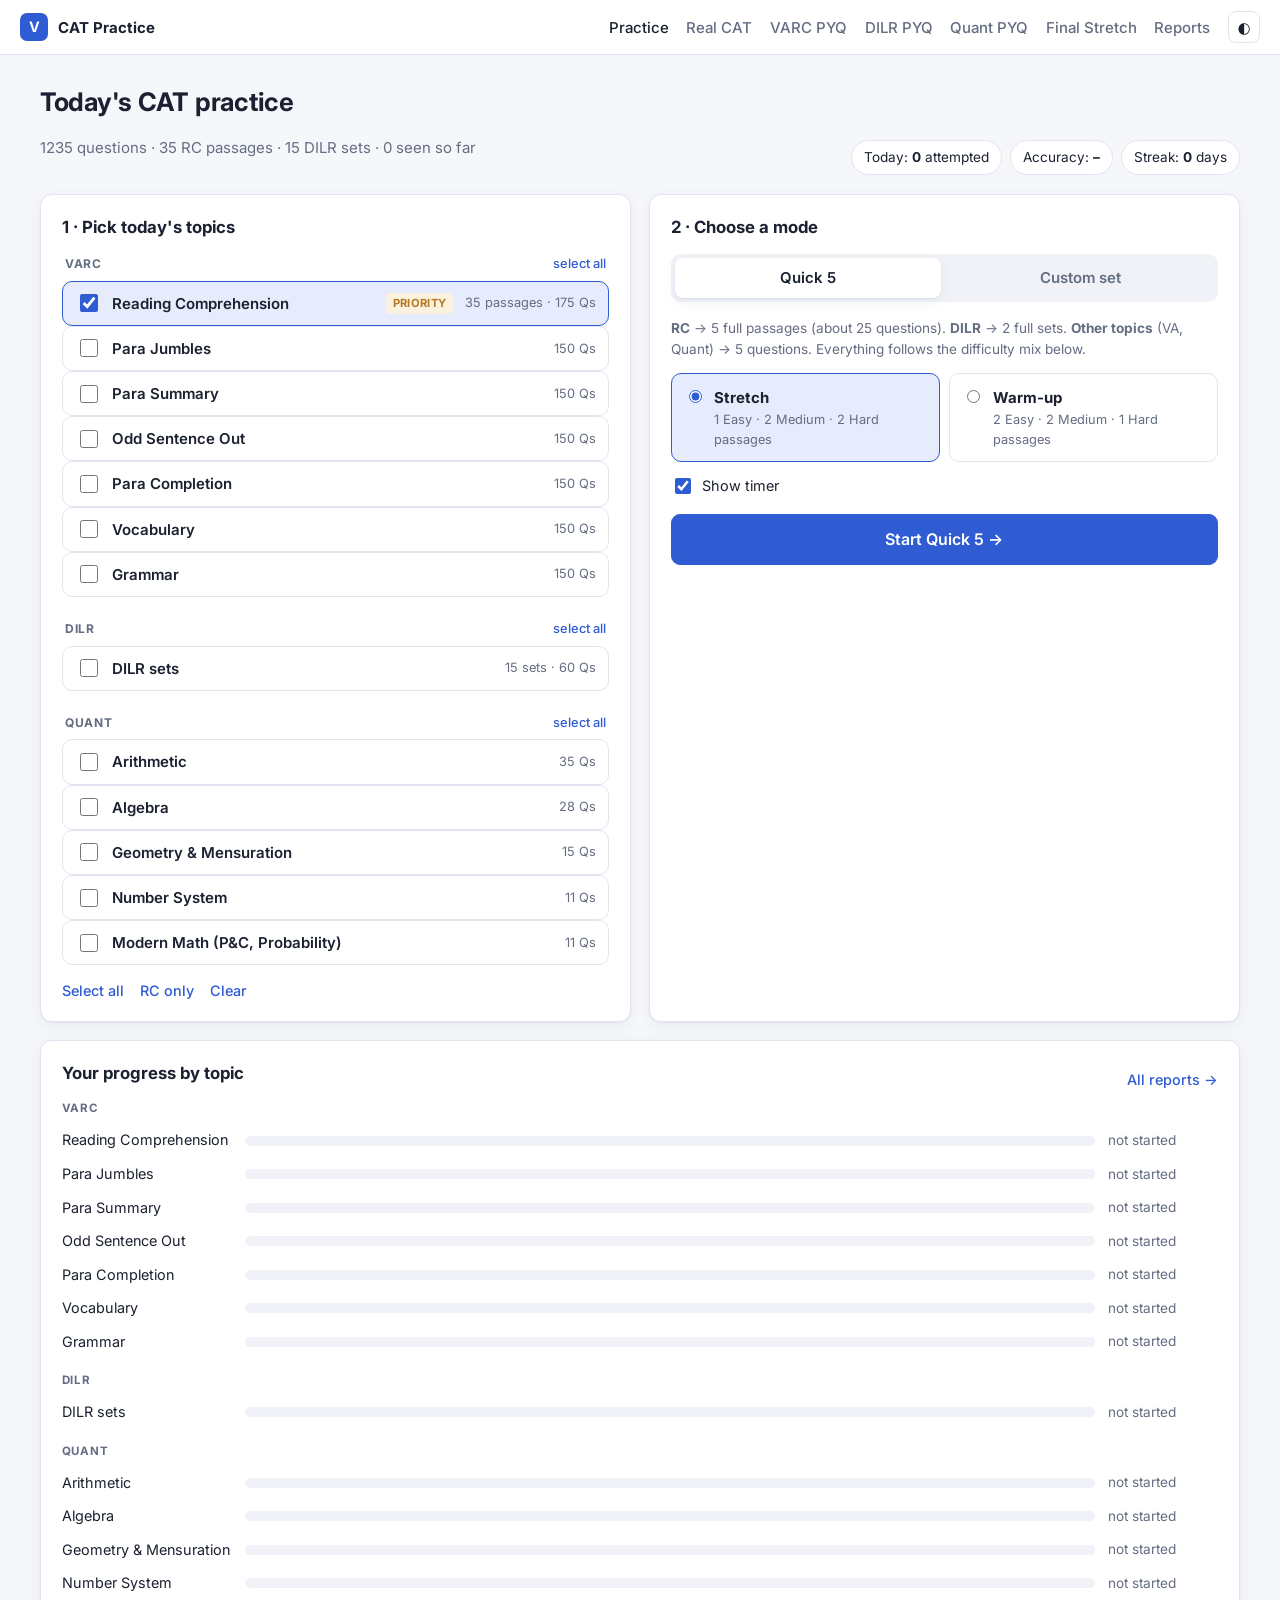
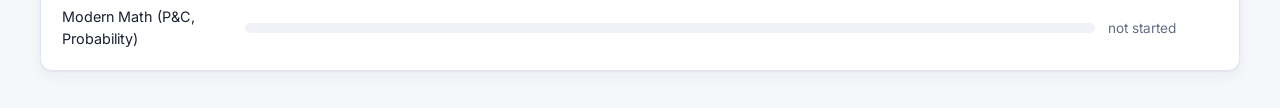
<file: index.html>
<!doctype html>
<html lang="en">
<head>
<meta charset="utf-8">
<meta name="viewport" content="width=device-width, initial-scale=1, viewport-fit=cover">
<meta name="apple-mobile-web-app-capable" content="yes">
<meta name="mobile-web-app-capable" content="yes">
<meta name="apple-mobile-web-app-title" content="CAT Prep">
<title>CAT Practice</title>
<meta name="description" content="CAT VARC practice: Reading Comprehension, Para Jumbles, Para Summary, Odd Sentence Out, Para Completion, Vocabulary and Grammar with timed sets and detailed reports.">
<link rel="preconnect" href="https://fonts.googleapis.com">
<link rel="preconnect" href="https://fonts.gstatic.com" crossorigin>
<link href="https://fonts.googleapis.com/css2?family=Inter:wght@400;500;600;700&family=Source+Serif+4:opsz,wght@8..60,400;8..60,600&display=swap" rel="stylesheet">
<link rel="stylesheet" href="styles.css?v=9">
<link rel="icon" href="data:image/svg+xml,<svg xmlns='http://www.w3.org/2000/svg' viewBox='0 0 32 32'><rect width='32' height='32' rx='7' fill='%232f5bd3'/><text x='16' y='22' font-size='15' font-family='Arial' font-weight='700' fill='white' text-anchor='middle'>V</text></svg>">
</head>
<body>
<header class="topbar">
  <a class="brand" href="#home" data-nav="home"><span class="logo">V</span><span>CAT Practice</span></a>
  <nav>
    <a href="#home" data-nav="home">Practice</a>
    <a href="#cat" data-nav="cat">Real CAT</a>
    <a href="#pyq" data-nav="pyq">VARC PYQ</a>
    <a href="#dpyq" data-nav="dpyq">DILR PYQ</a>
    <a href="#qpyq" data-nav="qpyq">Quant PYQ</a>
    <a href="#final" data-nav="final">Final Stretch</a>
    <a href="#history" data-nav="history">Reports</a>
    <button class="icon-btn" id="themeBtn" title="Toggle dark mode" aria-label="Toggle dark mode">◐</button>
  </nav>
</header>

<main id="app">
  <!-- HOME -->
  <section id="view-home" class="view">
    <div id="resumeBox"></div>

    <div class="hero">
      <div>
        <h1>Today's CAT practice</h1>
        <p class="muted" id="heroStats"></p>
      </div>
      <div class="today-chips" id="todayChips"></div>
    </div>

    <div class="grid-2">
      <div class="card">
        <h2>1 · Pick today's topics</h2>
        <div id="topicList" class="topic-list"></div>
        <div class="row gap">
          <button class="link" id="selAll">Select all</button>
          <button class="link" id="selRC">RC only</button>
          <button class="link" id="selNone">Clear</button>
        </div>
      </div>

      <div class="card">
        <h2>2 · Choose a mode</h2>
        <div class="mode-tabs" role="tablist">
          <button class="mode-tab active" data-mode="quick5">Quick 5</button>
          <button class="mode-tab" data-mode="custom">Custom set</button>
        </div>

        <div class="mode-panel" data-panel="quick5">
          <p class="muted small"><b>RC</b> → 5 full passages (about 25 questions). <b>DILR</b> → 2 full sets. <b>Other topics</b> (VA, Quant) → 5 questions. Everything follows the difficulty mix below.</p>
          <div class="pattern-grid">
            <label class="pattern"><input type="radio" name="pattern" value="hard" checked>
              <span><b>Stretch</b><small>1 Easy · 2 Medium · 2 Hard passages</small></span></label>
            <label class="pattern"><input type="radio" name="pattern" value="easy">
              <span><b>Warm-up</b><small>2 Easy · 2 Medium · 1 Hard passages</small></span></label>
          </div>
          <label class="check"><input type="checkbox" id="q5Timer" checked> Show timer</label>
          <button class="btn primary big" id="startQuick">Start Quick 5 →</button>
        </div>

        <div class="mode-panel hidden" data-panel="custom">
          <div class="field">
            <span class="label">Difficulty</span>
            <div class="seg" id="diffSeg">
              <button data-v="mixed" class="active">Mixed</button>
              <button data-v="easy">Easy</button>
              <button data-v="medium">Medium</button>
              <button data-v="hard">Hard</button>
            </div>
          </div>
          <div class="field">
            <span class="label">Number of questions</span>
            <div class="seg" id="countSeg">
              <button data-v="10">10</button>
              <button data-v="16" class="active">16</button>
              <button data-v="24">24</button>
              <button data-v="40">40</button>
            </div>
          </div>
          <label class="check"><input type="checkbox" id="rcPriority" checked> RC priority (≈60% of the set is RC when RC is selected)</label>
          <label class="check"><input type="checkbox" id="rcFull" checked> Full RC passages (all questions of a passage, like CAT). DILR always comes as full sets.</label>
          <label class="check"><input type="checkbox" id="unseenFirst" checked> Prefer questions I haven't seen</label>
          <label class="check"><input type="checkbox" id="cTimer" checked> Show timer</label>
          <p class="muted small" id="poolInfo"></p>
          <button class="btn primary big" id="startCustom">Start set →</button>
        </div>
      </div>
    </div>

    <div class="card">
      <div class="row between"><h2>Your progress by topic</h2><a href="#history" data-nav="history" class="link">All reports →</a></div>
      <div id="progressBars" class="bars"></div>
    </div>
  </section>

  <!-- QUIZ -->
  <section id="view-quiz" class="view hidden">
    <div class="quizbar">
      <div class="qmeta"><span id="qCounter"></span><span id="qTags"></span></div>
      <div class="qctl">
        <span class="timer" id="timer" title="Time on this set">00:00</span>
        <button class="btn ghost" id="pauseBtn">❚❚ Pause</button>
        <button class="btn ghost" id="saveExitBtn" title="Save progress and continue later">Save &amp; exit</button>
        <button class="btn danger" id="submitBtn">Submit</button>
        <button class="btn ghost palette-toggle" id="paletteToggle" aria-label="Question palette">☰</button>
      </div>
    </div>
    <div class="quiz-layout">
      <div class="quiz-main" id="quizMain"></div>
      <aside class="palette" id="palette">
        <h3>Questions</h3>
        <div id="paletteGrid" class="pal-grid"></div>
        <div class="legend">
          <span><i class="dot ans"></i>Answered</span>
          <span><i class="dot mark"></i>Marked</span>
          <span><i class="dot vis"></i>Not answered</span>
          <span><i class="dot"></i>Not visited</span>
        </div>
      </aside>
    </div>
    <div class="pause-overlay hidden" id="pauseOverlay">
      <div class="pause-card">
        <h2>Paused</h2>
        <p class="muted">The timer is stopped and questions are hidden.</p>
        <button class="btn primary big" id="resumeBtn">▶ Resume</button>
        <button class="btn ghost" id="pauseSaveExit">Save &amp; exit to home</button>
      </div>
    </div>
  </section>

  <!-- REPORT -->
  <section id="view-report" class="view hidden"></section>

  <!-- REAL CAT -->
  <section id="view-cat" class="view hidden"></section>
  <section id="view-pyq" class="view hidden"></section>
  <section id="view-dpyq" class="view hidden"></section>
  <section id="view-qpyq" class="view hidden"></section>
  <section id="view-final" class="view hidden"></section>

  <!-- HISTORY -->
  <section id="view-history" class="view hidden"></section>
</main>

<div class="modal hidden" id="modal"><div class="modal-card" id="modalCard"></div></div>

<script src="data/questions.js?v=5"></script>
<script src="data/final.js?v=1"></script>
<script src="app.js?v=8"></script>
<script src="final.js?v=1"></script>
<script src="pyq.js?v=6"></script>
<script src="dilrpyq.js?v=2"></script>
<script src="qapyq.js?v=3"></script>
<script src="realcat.js?v=8"></script>
</body>
</html>
</file>
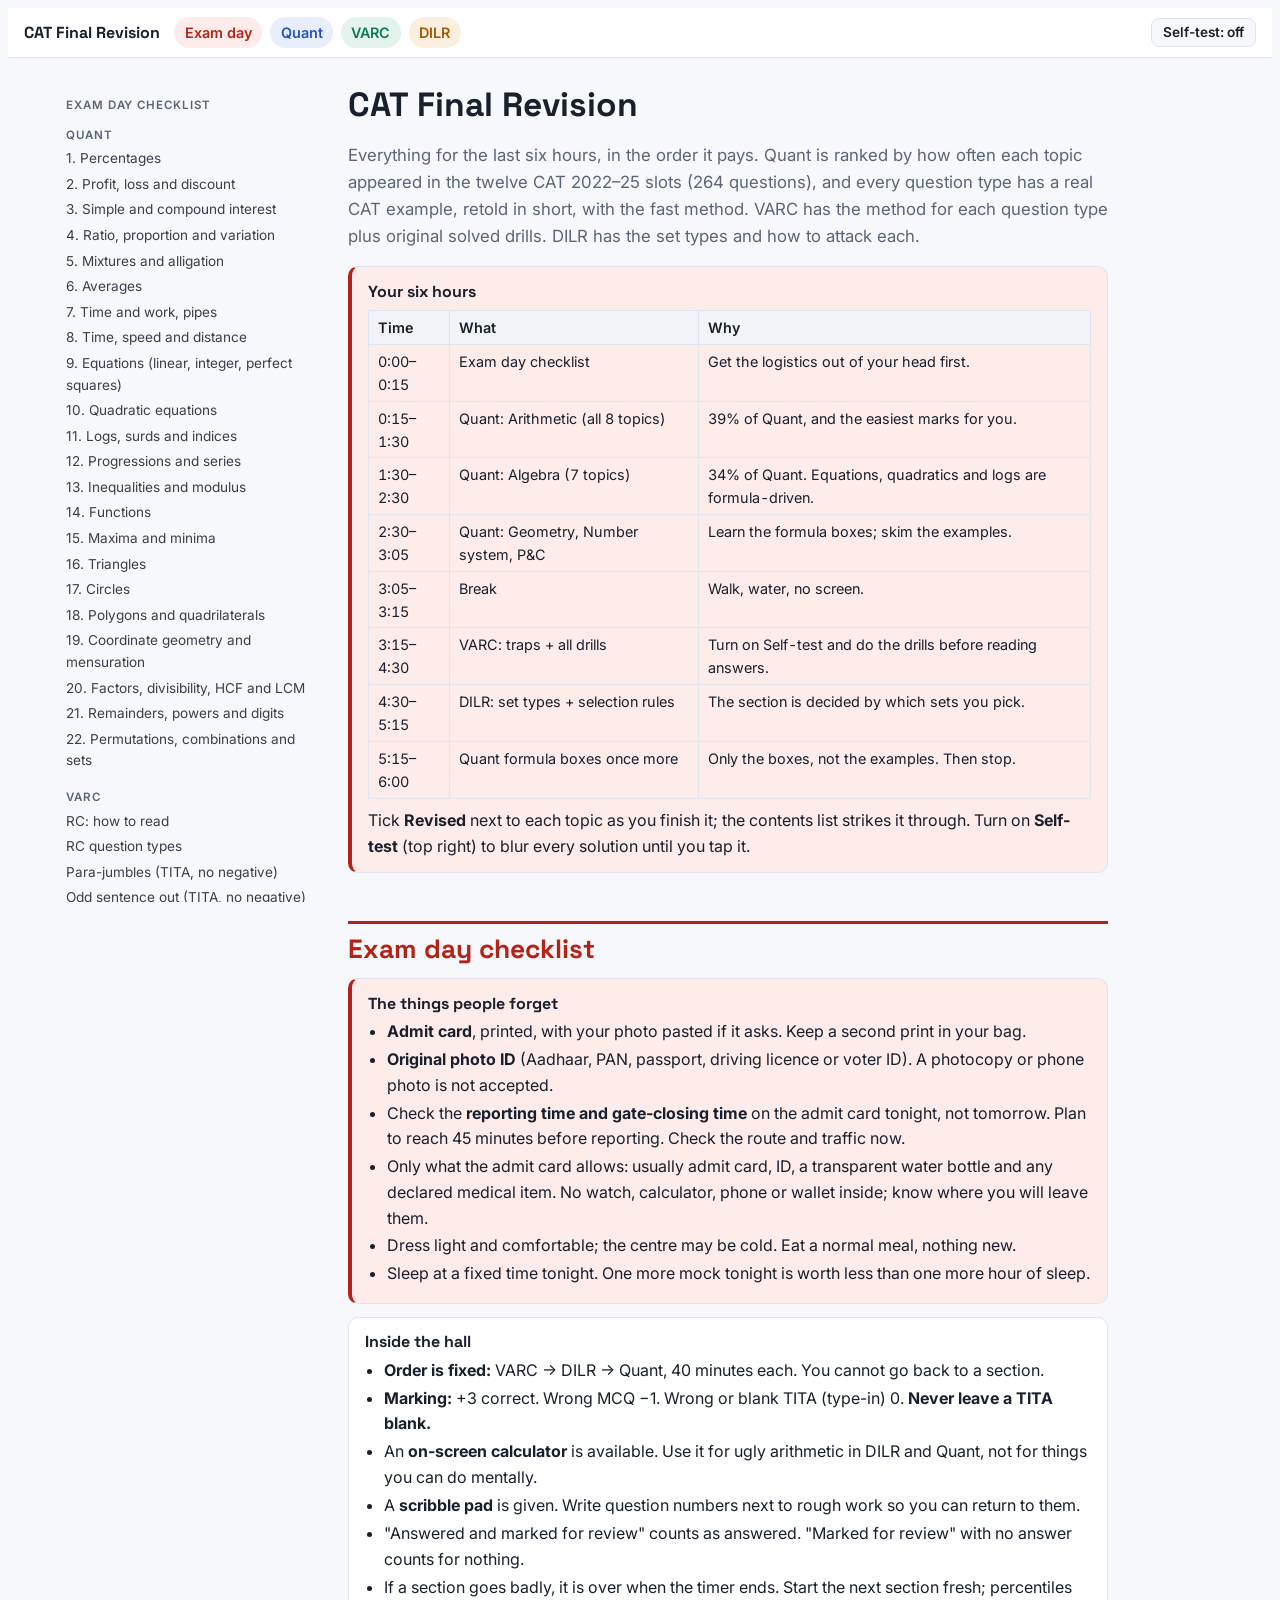
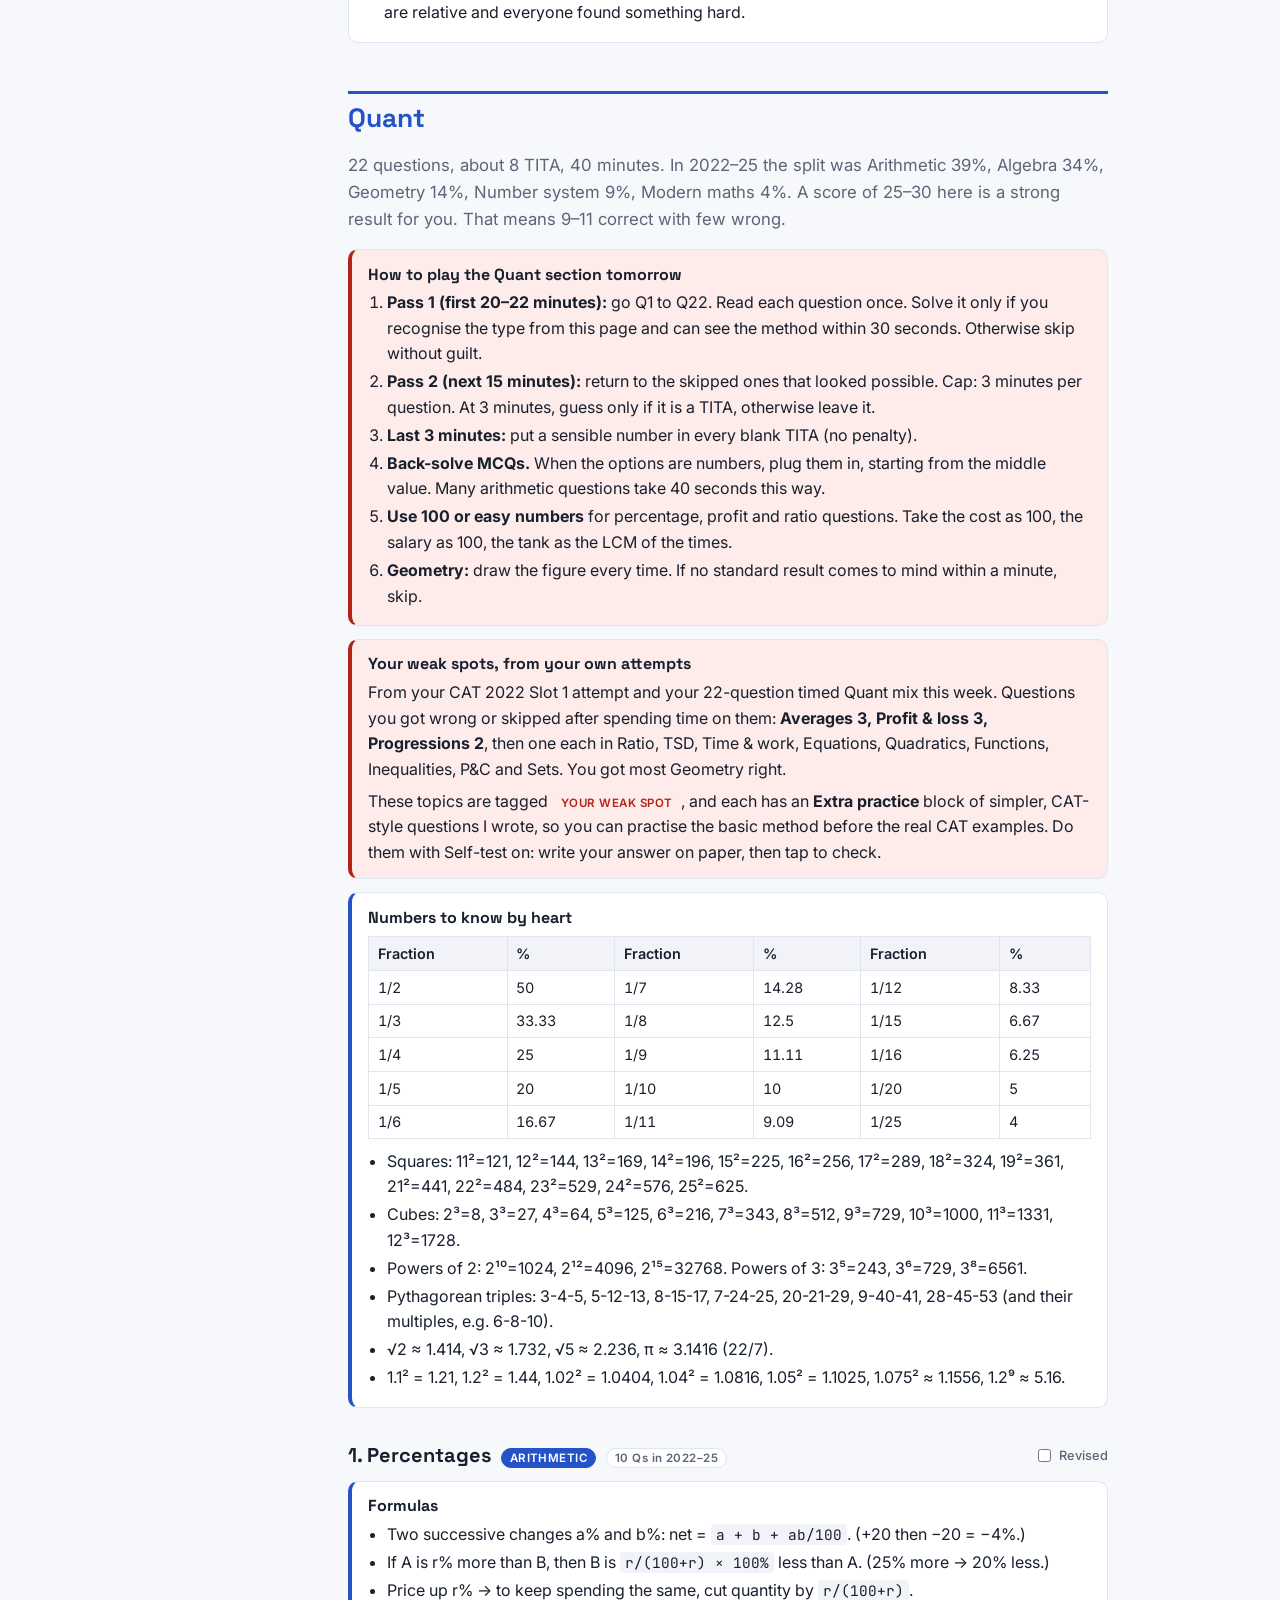
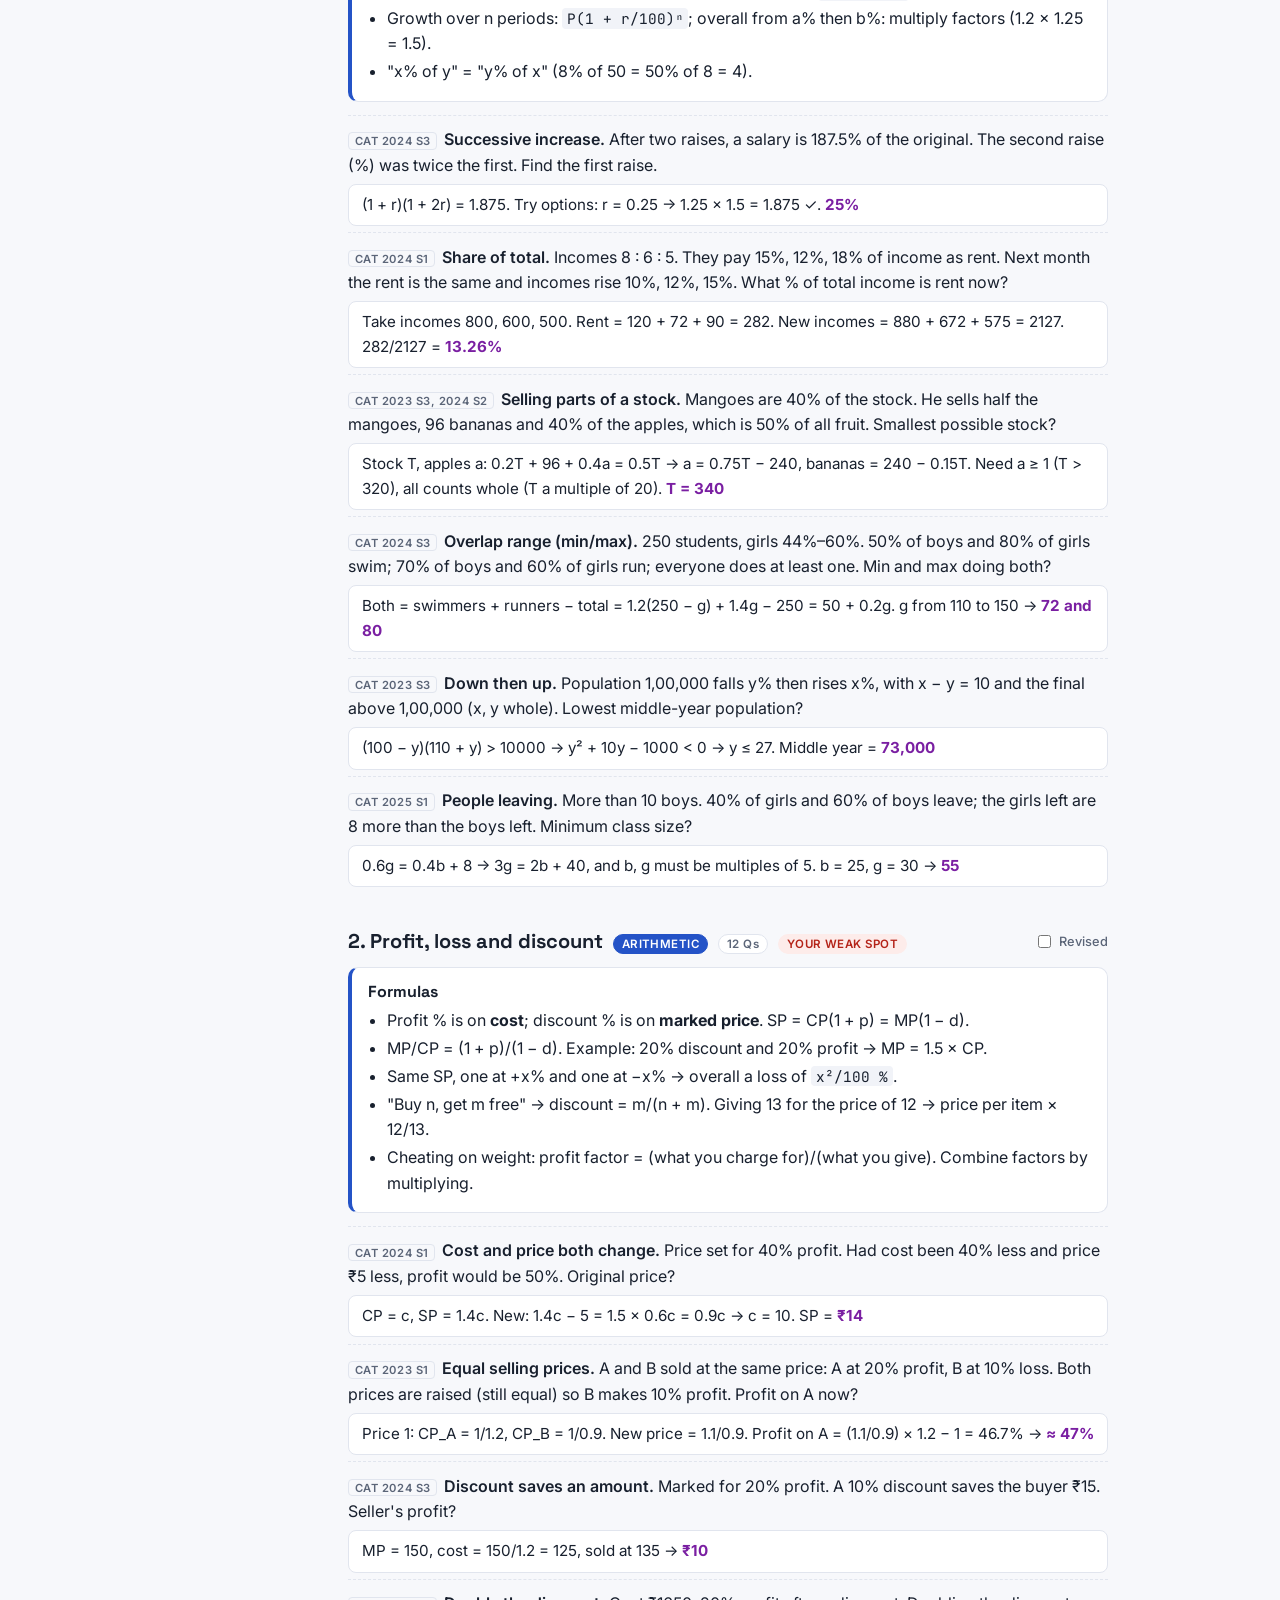
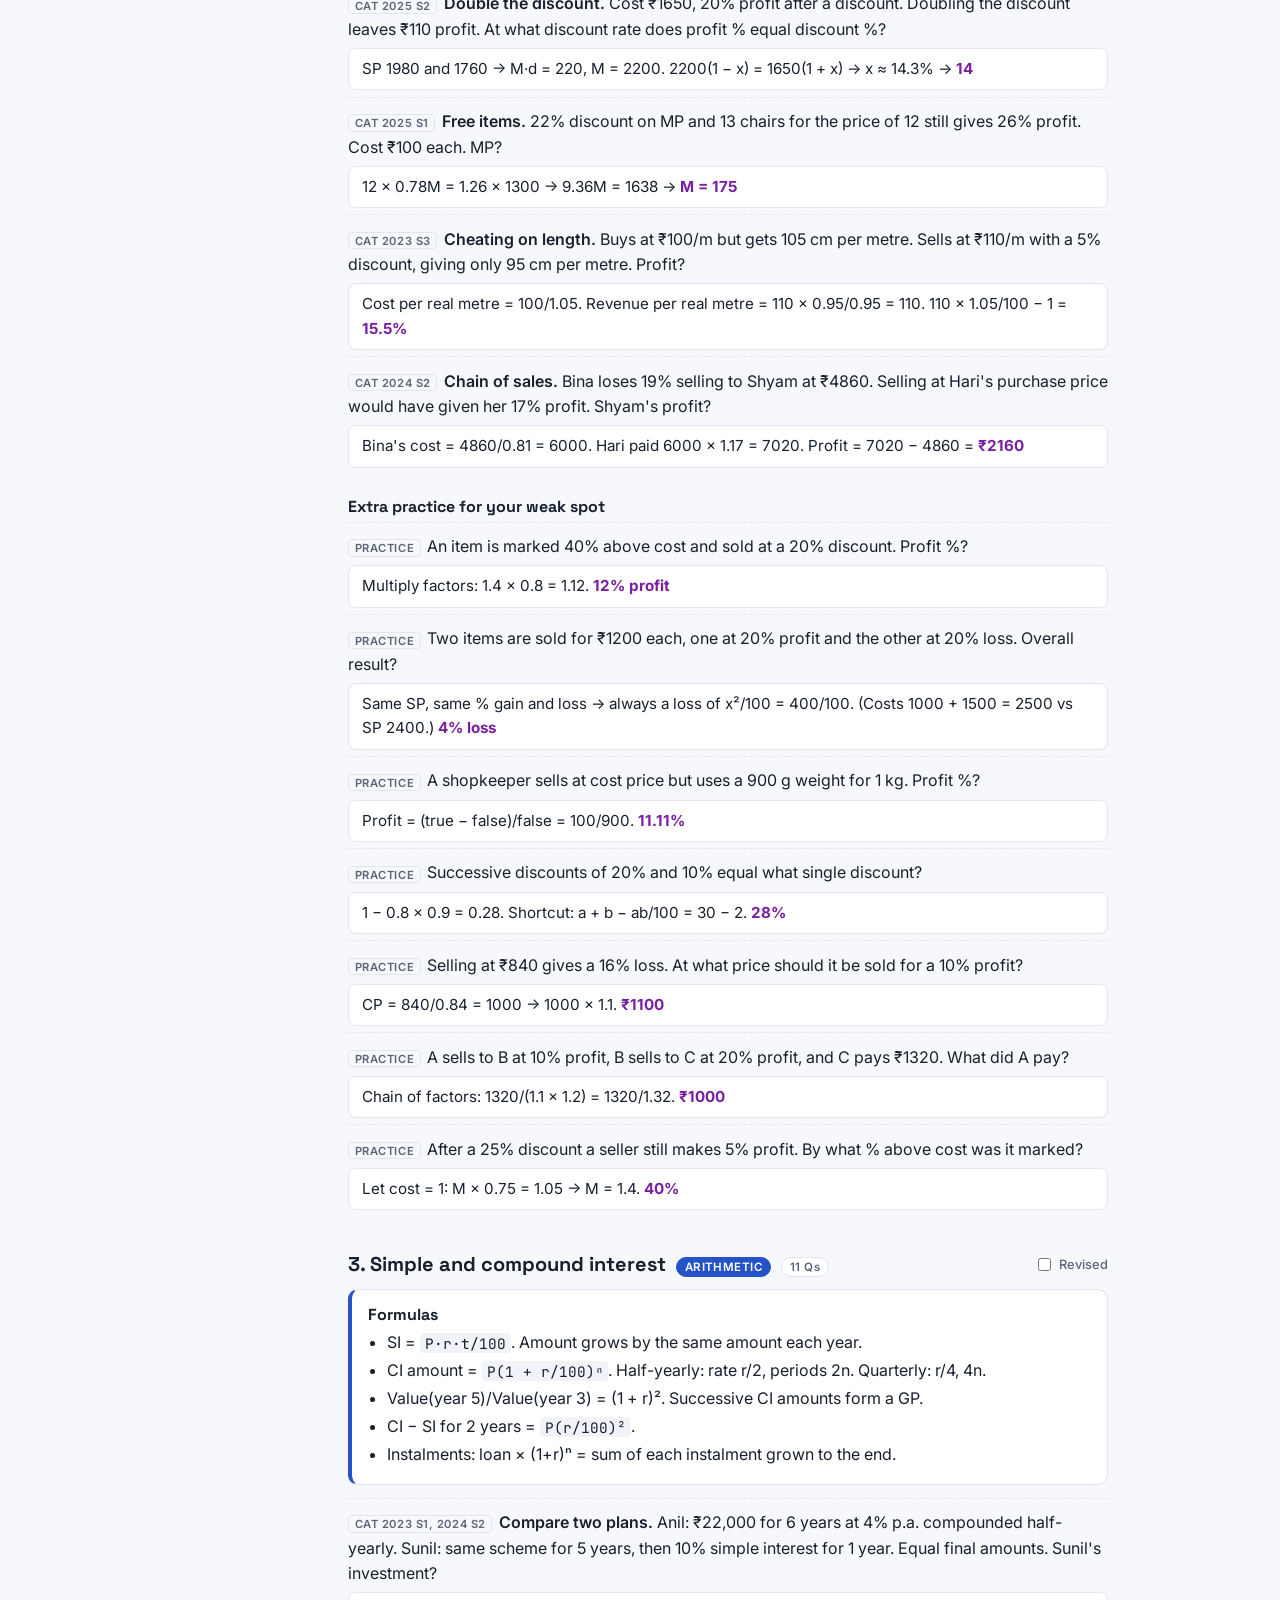
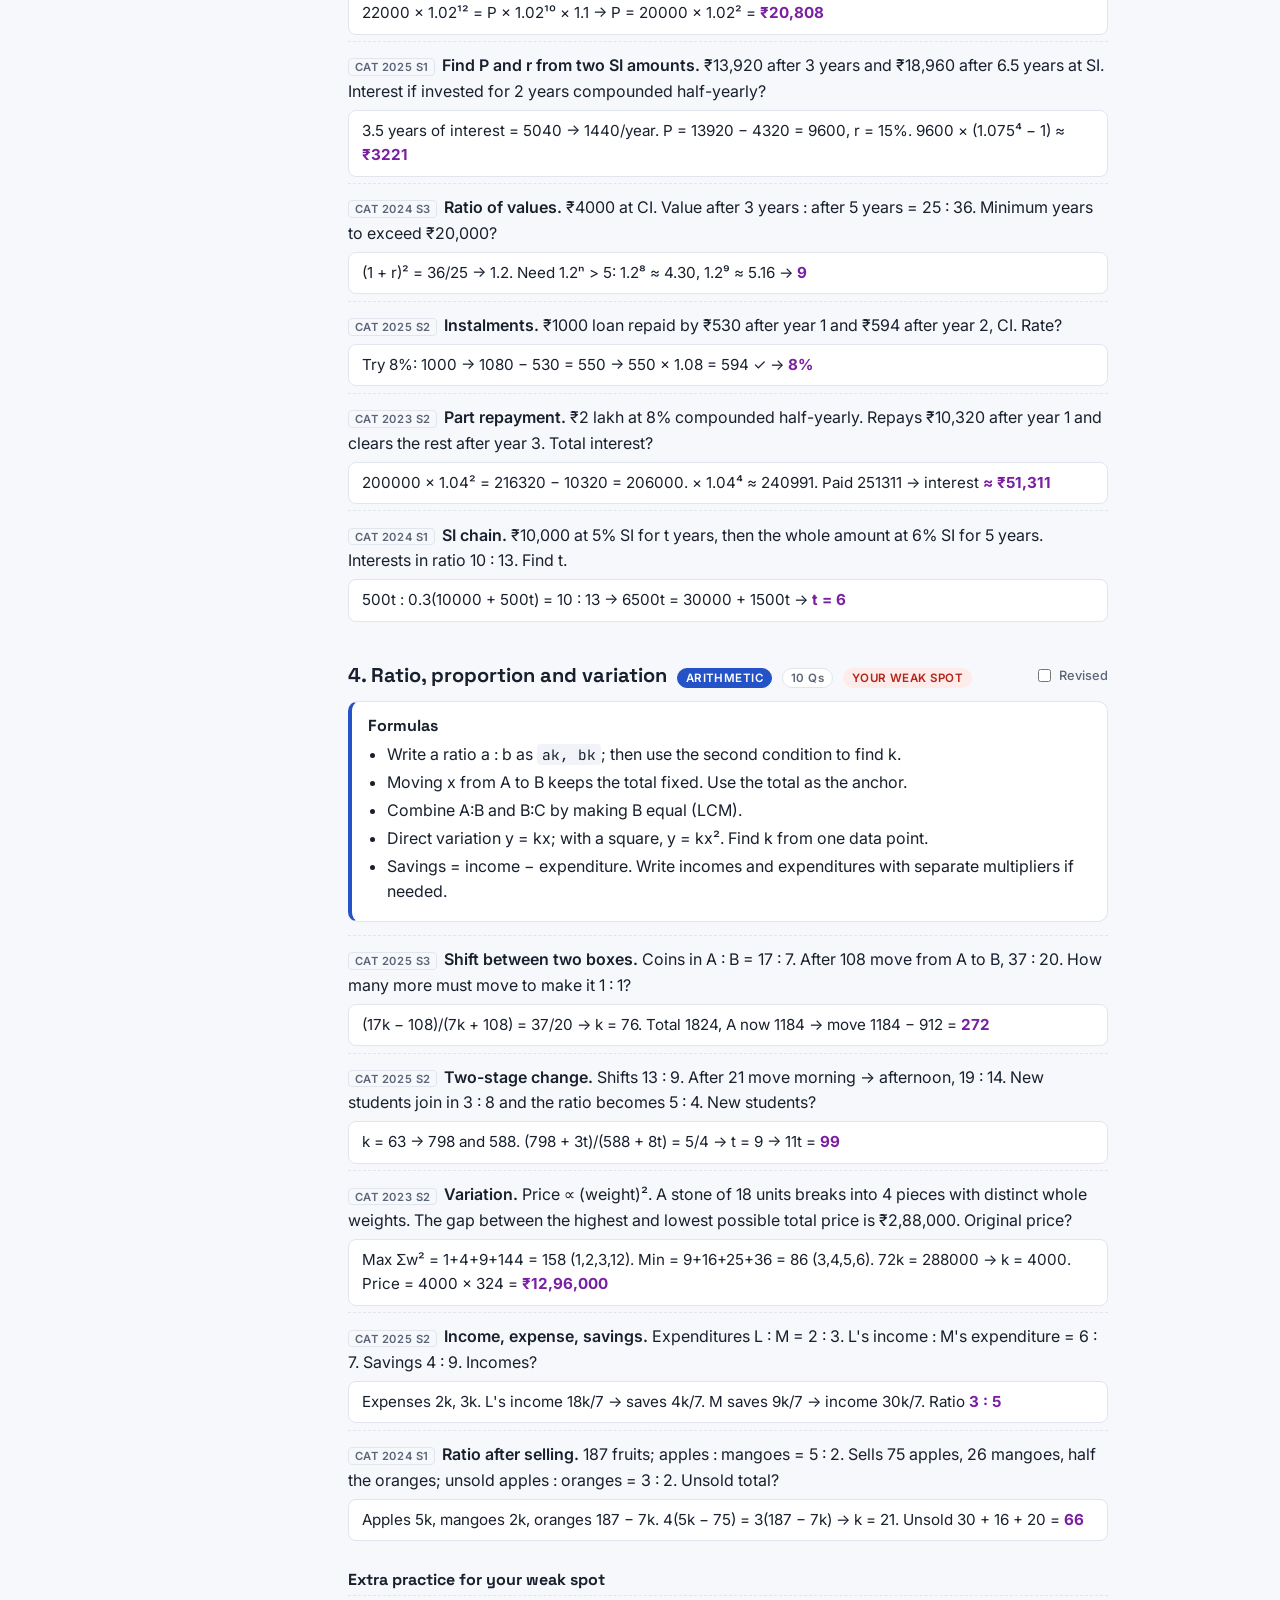
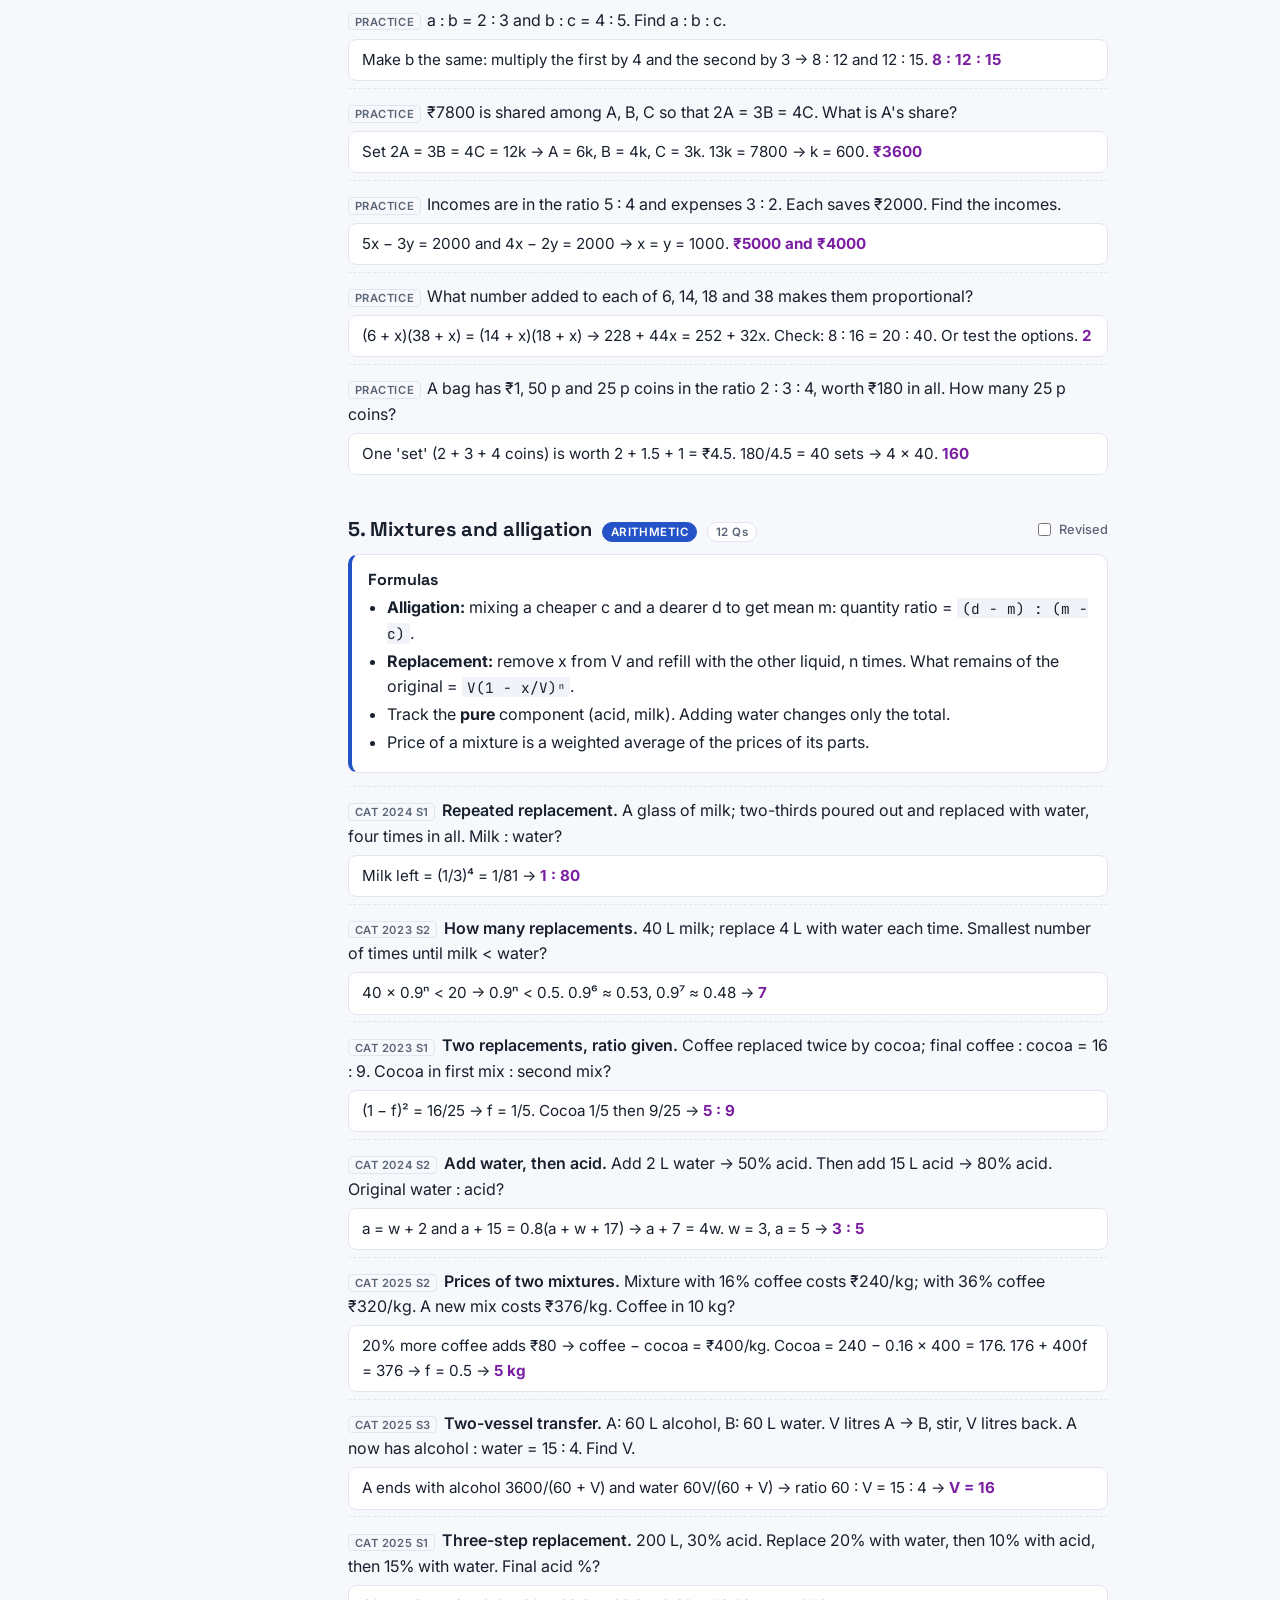
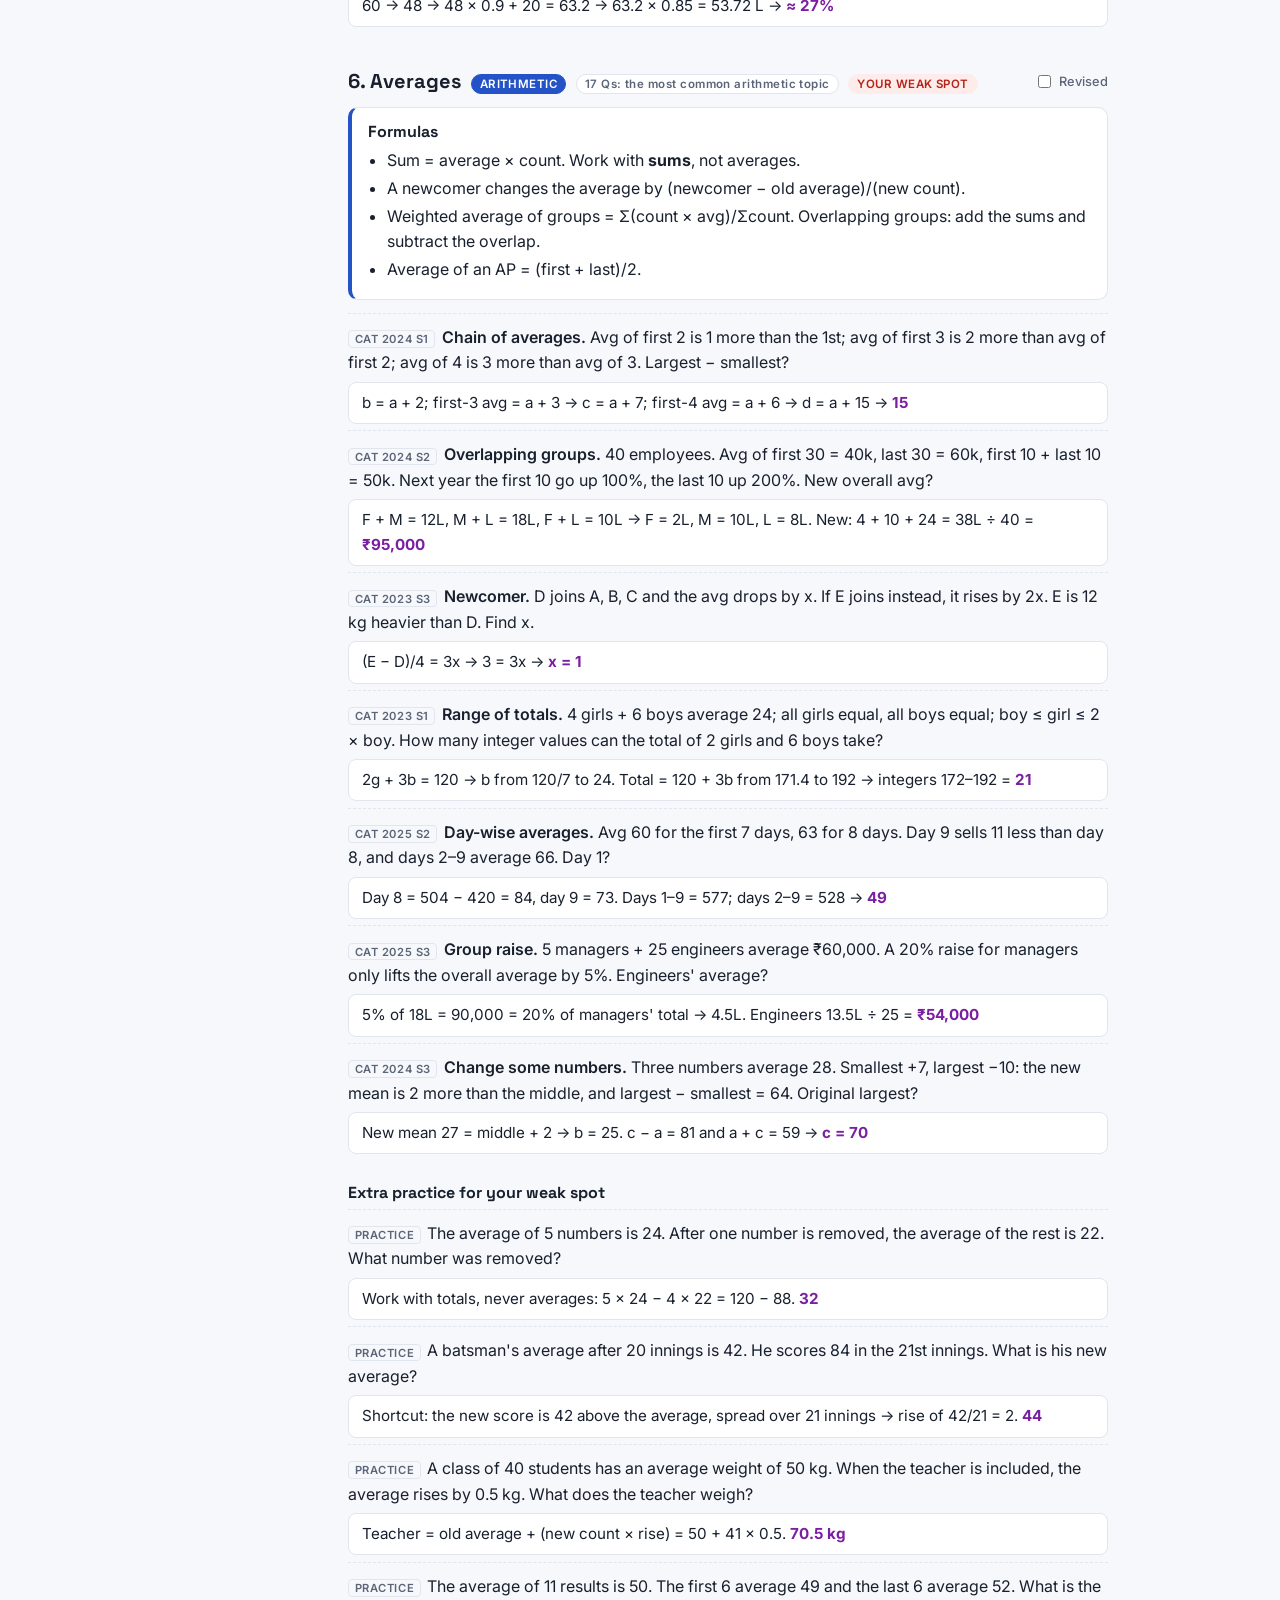
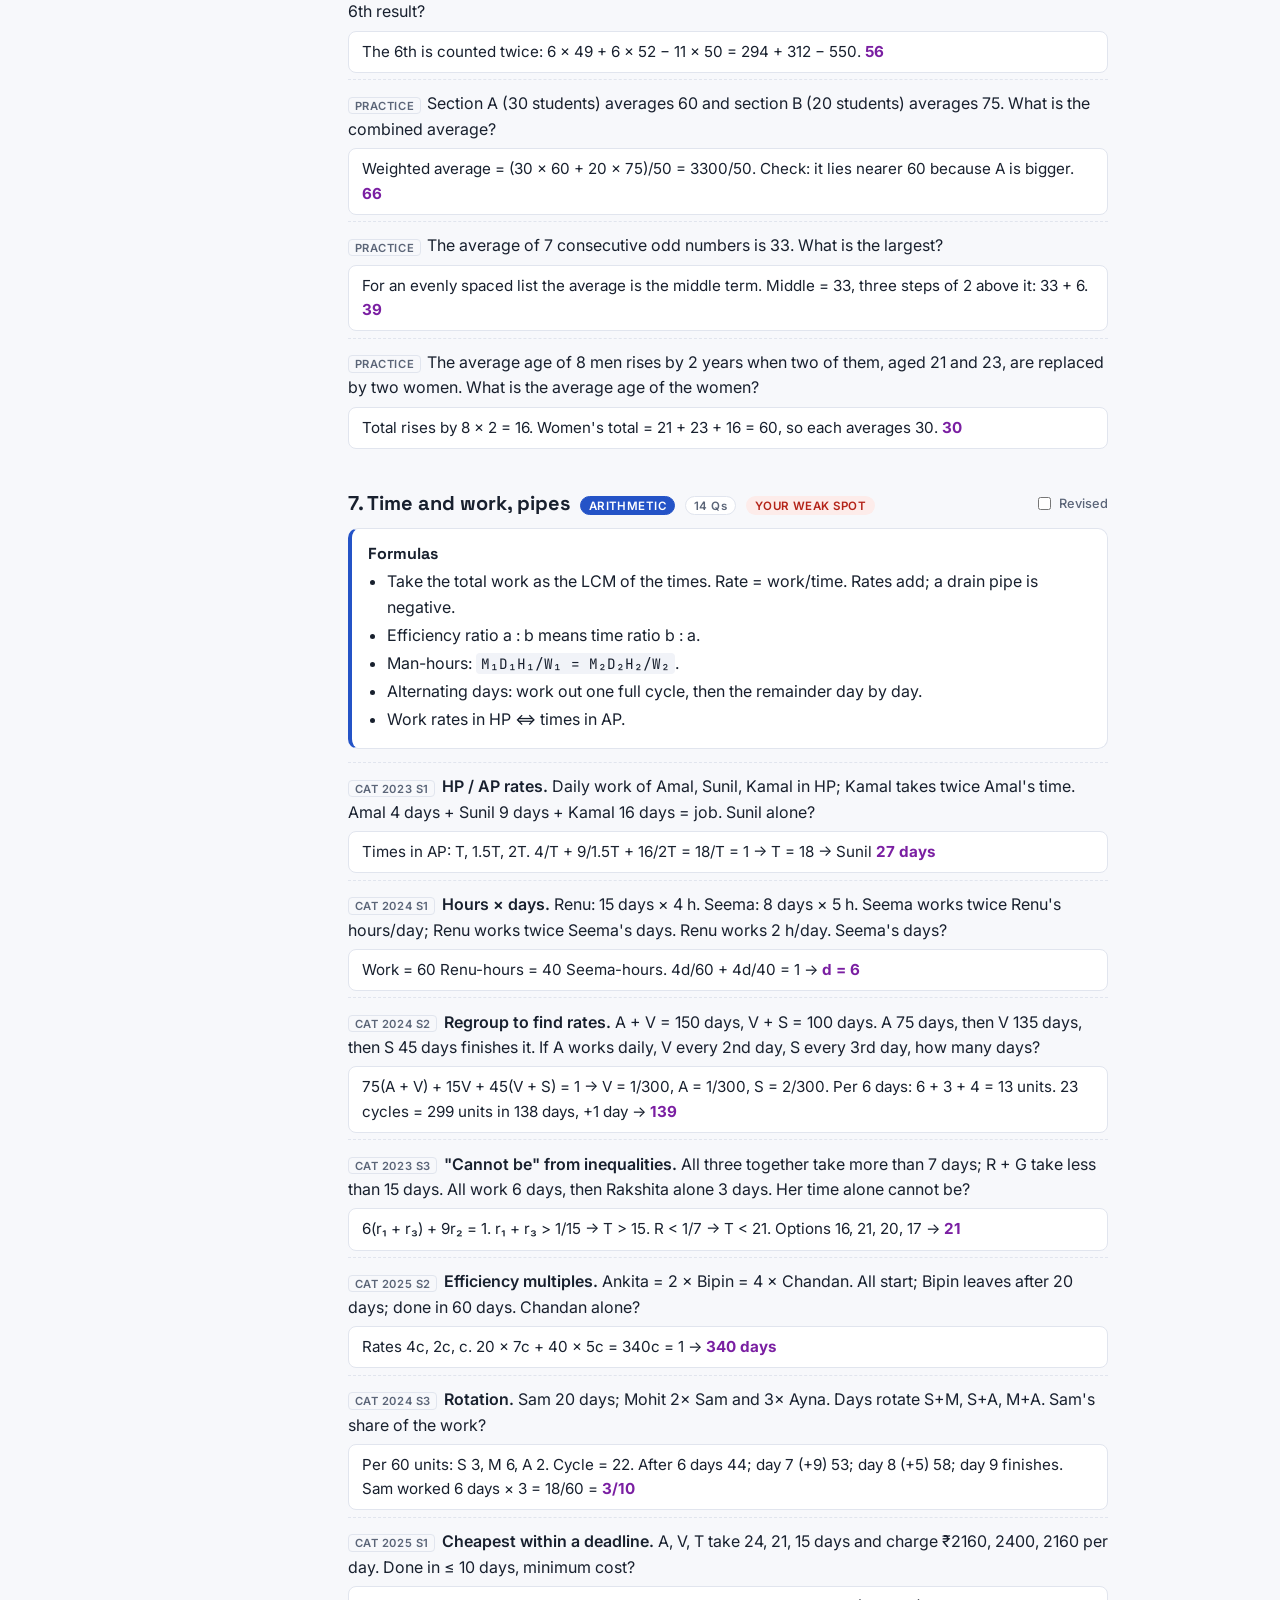
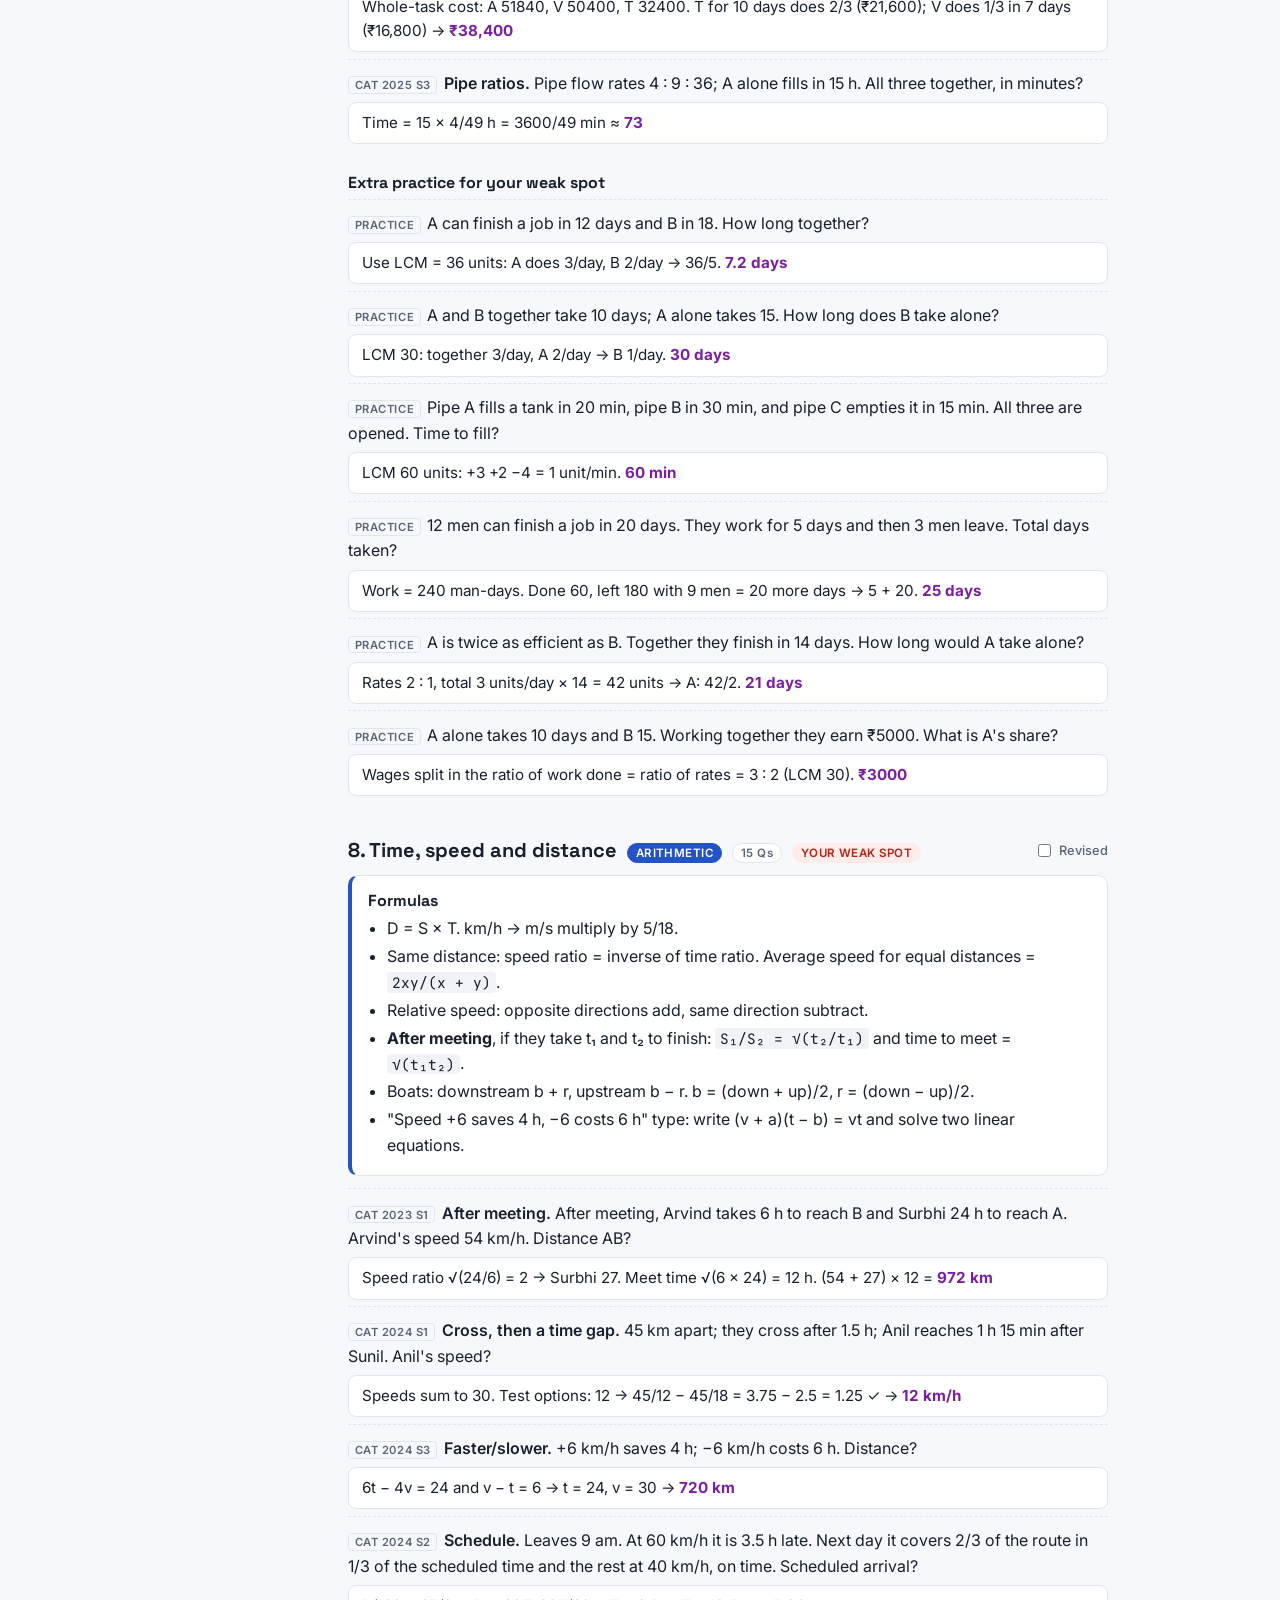
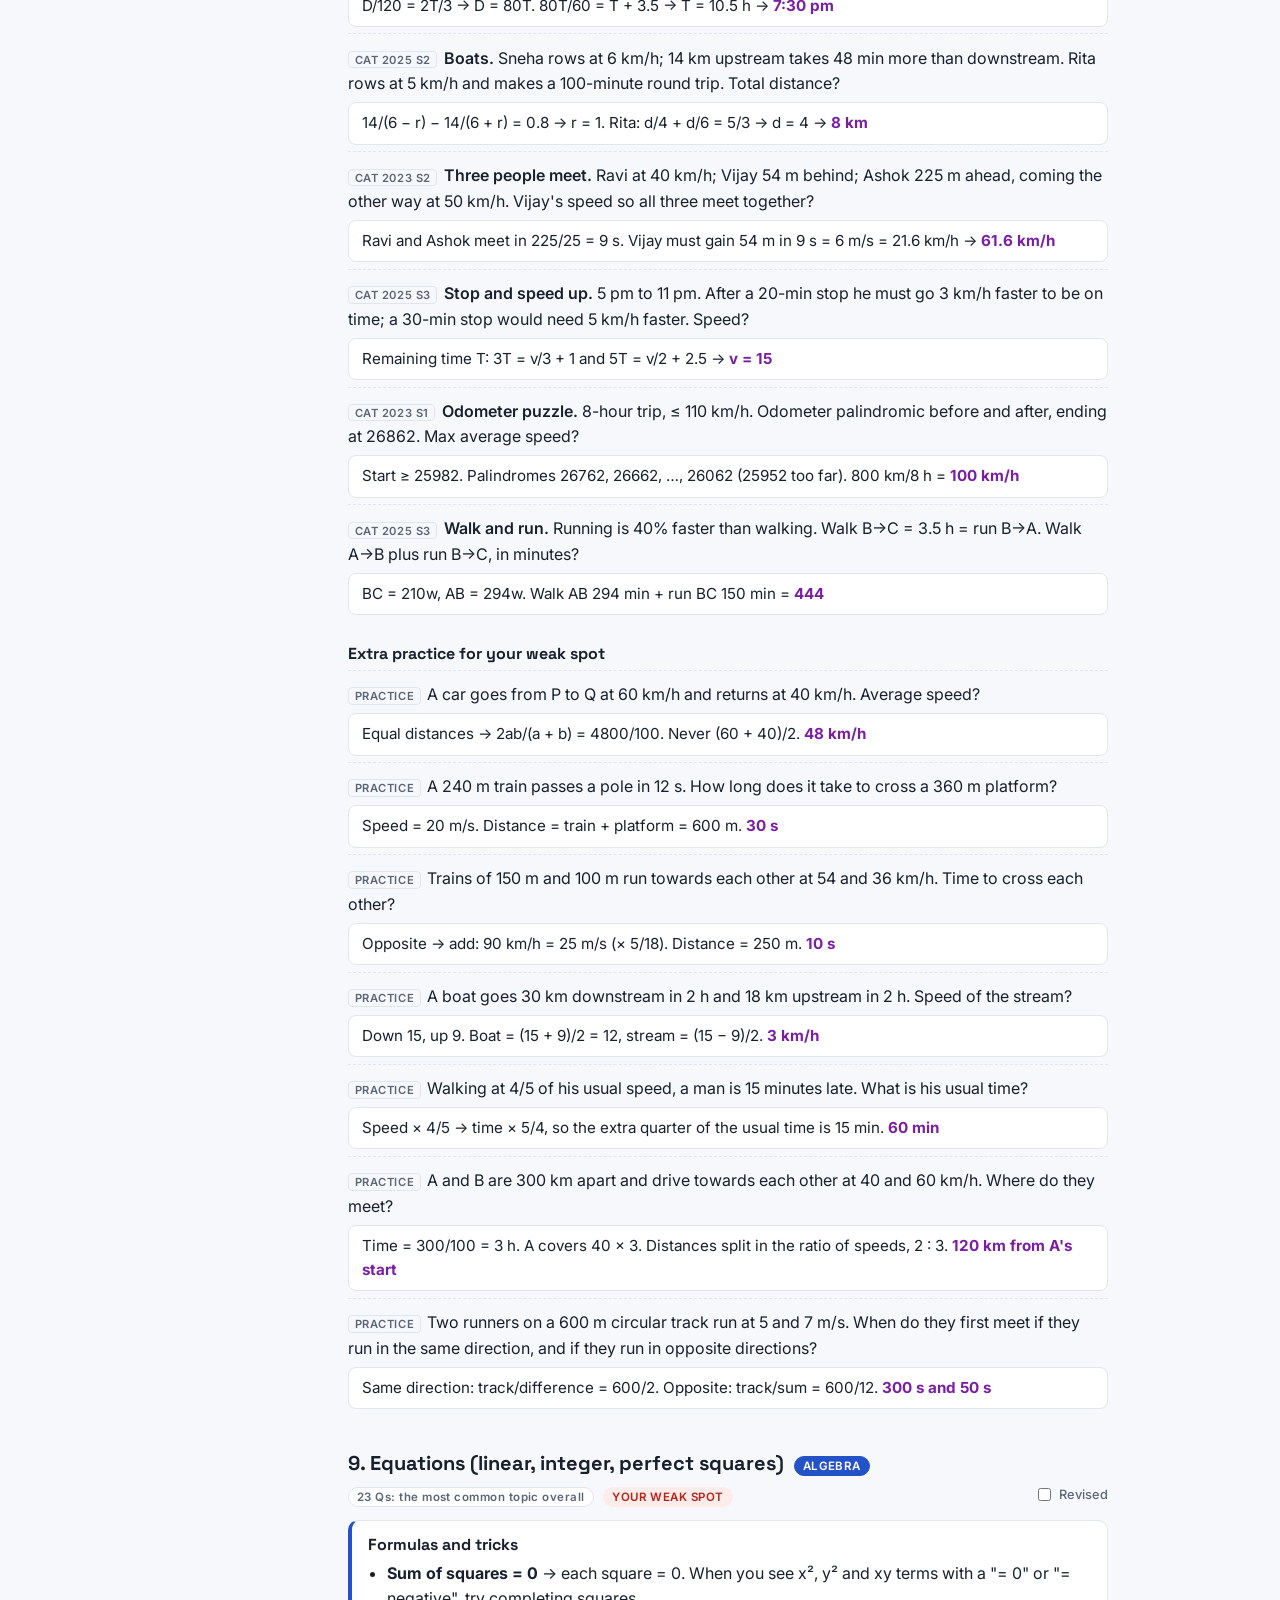
<file: revision.html>
<!doctype html>
<html lang="en">
<head>
<meta charset="utf-8">
<meta name="viewport" content="width=device-width, initial-scale=1, viewport-fit=cover">
<meta name="robots" content="noindex, nofollow">
<meta name="apple-mobile-web-app-capable" content="yes">
<title>CAT Final Revision</title>
<link rel="stylesheet" href="https://fonts.googleapis.com/css2?family=Inter:wght@400;500;600;700&family=Space+Grotesk:wght@500;600;700&family=JetBrains+Mono:wght@400;600&display=swap">
<style>
/* Layout: sticky section bar on top, sidebar contents on wide screens, one reading column (~70ch). */
:root{
  --bg:#f7f8fb; --paper:#ffffff; --ink:#18202e; --muted:#5b6578; --line:#e1e5ee;
  --qa:#2453c7; --qa-soft:#e8eefc; --va:#13795b; --va-soft:#e3f4ec; --di:#a35a00; --di-soft:#fbf0e0;
  --ans:#7a1fa2; --warn:#b42318; --warn-soft:#fdecea; --code:#f1f3f8;
  --f-body:"Inter",system-ui,-apple-system,"Segoe UI",sans-serif;
  --f-head:"Space Grotesk","Inter",system-ui,sans-serif;
  --f-mono:"JetBrains Mono",ui-monospace,Consolas,monospace;
}
@media (prefers-color-scheme: dark){:root:not([data-theme="light"]){
  --bg:#10141c; --paper:#171c26; --ink:#e6e9f0; --muted:#9aa3b5; --line:#2a3242;
  --qa:#86a6ff; --qa-soft:#1c2744; --va:#5fd3a6; --va-soft:#14302a; --di:#f0b25e; --di-soft:#33260f;
  --ans:#d49cf0; --warn:#ff8a80; --warn-soft:#3a1d1b; --code:#202737; color-scheme:dark}}
:root[data-theme="dark"]{
  --bg:#10141c; --paper:#171c26; --ink:#e6e9f0; --muted:#9aa3b5; --line:#2a3242;
  --qa:#86a6ff; --qa-soft:#1c2744; --va:#5fd3a6; --va-soft:#14302a; --di:#f0b25e; --di-soft:#33260f;
  --ans:#d49cf0; --warn:#ff8a80; --warn-soft:#3a1d1b; --code:#202737; color-scheme:dark}
*{box-sizing:border-box}
body{background:var(--bg);color:var(--ink);font-family:var(--f-body);font-size:16px;line-height:1.6}
body::before{content:"";position:fixed;inset:0 0 auto;height:env(safe-area-inset-top,0px);z-index:10;background:var(--paper)}
.bar{position:sticky;top:env(safe-area-inset-top,0px);z-index:5;background:var(--paper);border-bottom:1px solid var(--line);
  padding-block:.55rem;padding-left:max(16px,env(safe-area-inset-left,0px));padding-right:max(16px,env(safe-area-inset-right,0px));
  display:flex;flex-wrap:wrap;gap:.5rem;align-items:center}
.bar b{font-family:var(--f-head);margin-right:.4rem}
.bar a{text-decoration:none;font-weight:600;font-size:.9rem;padding:.25rem .65rem;border-radius:999px}
.bar a.qa{color:var(--qa);background:var(--qa-soft)} .bar a.va{color:var(--va);background:var(--va-soft)} .bar a.di{color:var(--di);background:var(--di-soft)}
.bar a.ck{color:var(--warn);background:var(--warn-soft)}
.bar button{margin-left:auto;font:600 .85rem var(--f-body);border:1px solid var(--line);background:var(--bg);color:var(--ink);border-radius:8px;padding:.35rem .7rem;cursor:pointer}
.bar button[aria-pressed="true"]{background:var(--ans);color:var(--paper);border-color:var(--ans)}
.wrap{display:grid;grid-template-columns:250px minmax(0,1fr);gap:2rem;max-width:1180px;margin:0 auto;
  padding-block:1.5rem 4rem;padding-left:max(16px,env(safe-area-inset-left,0px));padding-right:max(16px,env(safe-area-inset-right,0px))}
nav.toc{position:sticky;top:4rem;align-self:start;max-height:calc(100vh - 5rem);overflow:auto;font-size:.85rem;padding-right:.5rem}
nav.toc p{font:600 .72rem var(--f-body);letter-spacing:.08em;text-transform:uppercase;color:var(--muted);margin:1rem 0 .3rem}
nav.toc a{display:block;color:var(--ink);text-decoration:none;padding:.12rem 0;opacity:.85}
nav.toc a:hover{opacity:1;text-decoration:underline}
nav.toc a.done{color:var(--muted);text-decoration:line-through}
main{min-width:0;max-width:76ch}
@media (max-width:900px){.wrap{grid-template-columns:minmax(0,1fr)} nav.toc{display:none}}
h1,h2,h3,h4{font-family:var(--f-head);line-height:1.2;text-wrap:balance}
h1{font-size:2.1rem;margin:.2rem 0 .4rem}
h2{font-size:1.65rem;margin:3rem 0 .6rem;padding-top:.6rem;border-top:3px solid currentColor}
h2.qa{color:var(--qa)} h2.va{color:var(--va)} h2.di{color:var(--di)} h2.ck{color:var(--warn)}
h3{font-size:1.25rem;margin:2.2rem 0 .3rem;display:flex;gap:.6rem;align-items:baseline;flex-wrap:wrap}
h4{font-size:1rem;margin:1.4rem 0 .4rem}
.meta{display:flex;flex-wrap:wrap;gap:.4rem;margin:.2rem 0 .8rem}
.pill{font:600 .72rem var(--f-body);letter-spacing:.04em;padding:.12rem .5rem;border-radius:999px;border:1px solid var(--line);color:var(--muted);background:var(--paper)}
.pill.t1{color:var(--paper);background:var(--qa);border-color:var(--qa)}
.pill.wk{color:var(--warn);background:var(--warn-soft);border-color:transparent}
.pill.t2{color:var(--qa);background:var(--qa-soft);border-color:transparent}
.done-box{margin-left:auto;font:500 .8rem var(--f-body);color:var(--muted);display:flex;gap:.3rem;align-items:center;cursor:pointer}
.lead{color:var(--muted);font-size:1.05rem}
.box{background:var(--paper);border:1px solid var(--line);border-radius:10px;padding:.8rem 1rem;margin:.8rem 0}
.box.f{border-left:4px solid var(--qa)}
.box.v{border-left:4px solid var(--va)}
.box.d{border-left:4px solid var(--di)}
.box.w{border-left:4px solid var(--warn);background:var(--warn-soft)}
.box h4{margin:.1rem 0 .4rem}
.box ul,.box ol{margin:.2rem 0;padding-left:1.2rem}
.box li{margin:.15rem 0}
code,.m{font-family:var(--f-mono);font-size:.9em;background:var(--code);padding:.05rem .3rem;border-radius:4px}
.ex{border-top:1px dashed var(--line);padding:.7rem 0 .4rem}
.ex .q{margin:0 0 .35rem}
.ex .q .src{font:600 .7rem var(--f-body);letter-spacing:.05em;color:var(--muted);border:1px solid var(--line);border-radius:4px;padding:.05rem .35rem;margin-right:.4rem;white-space:nowrap}
.ex .ty{font-weight:600}
.a{background:var(--paper);border:1px solid var(--line);border-radius:8px;padding:.5rem .8rem;font-size:.95rem;transition:filter .15s}
.a .k{color:var(--ans);font-weight:700}
body.st .a:not(.show){filter:blur(6px);cursor:pointer;user-select:none}
.tbl{overflow-x:auto;margin:.6rem 0}
table{border-collapse:collapse;font-size:.9rem;font-variant-numeric:tabular-nums;min-width:100%}
th,td{border:1px solid var(--line);padding:.3rem .55rem;text-align:left;vertical-align:top}
th{background:var(--code);font-weight:600}
.sent{margin:.2rem 0;padding-left:1.7rem;text-indent:-1.7rem}
.sent b{display:inline-block;width:1.7rem;text-indent:0;color:var(--muted)}
.opt{margin:.15rem 0}
a{color:var(--qa)}
:focus-visible{outline:2px solid var(--ans);outline-offset:2px}
@media (prefers-reduced-motion:reduce){.a{transition:none}}
</style>
</head>
<body>

<div class="bar">
  <b>CAT Final Revision</b>
  <a class="ck" href="#exam-day">Exam day</a>
  <a class="qa" href="#quant">Quant</a>
  <a class="va" href="#varc">VARC</a>
  <a class="di" href="#dilr">DILR</a>
  <button id="stBtn" type="button" aria-pressed="false" title="Blur every solution until you tap it">Self-test: off</button>
</div>

<div class="wrap">
<nav class="toc" id="toc" aria-label="Contents"></nav>
<main>

<h1>CAT Final Revision</h1>
<p class="lead">Everything for the last six hours, in the order it pays. Quant is ranked by how often each topic appeared in the twelve CAT 2022–25 slots (264 questions), and every question type has a real CAT example, retold in short, with the fast method. VARC has the method for each question type plus original solved drills. DILR has the set types and how to attack each.</p>

<div class="box w">
<h4>Your six hours</h4>
<div class="tbl"><table>
<tr><th>Time</th><th>What</th><th>Why</th></tr>
<tr><td>0:00–0:15</td><td>Exam day checklist</td><td>Get the logistics out of your head first.</td></tr>
<tr><td>0:15–1:30</td><td>Quant: Arithmetic (all 8 topics)</td><td>39% of Quant, and the easiest marks for you.</td></tr>
<tr><td>1:30–2:30</td><td>Quant: Algebra (7 topics)</td><td>34% of Quant. Equations, quadratics and logs are formula-driven.</td></tr>
<tr><td>2:30–3:05</td><td>Quant: Geometry, Number system, P&amp;C</td><td>Learn the formula boxes; skim the examples.</td></tr>
<tr><td>3:05–3:15</td><td>Break</td><td>Walk, water, no screen.</td></tr>
<tr><td>3:15–4:30</td><td>VARC: traps + all drills</td><td>Turn on Self-test and do the drills before reading answers.</td></tr>
<tr><td>4:30–5:15</td><td>DILR: set types + selection rules</td><td>The section is decided by which sets you pick.</td></tr>
<tr><td>5:15–6:00</td><td>Quant formula boxes once more</td><td>Only the boxes, not the examples. Then stop.</td></tr>
</table></div>
<p style="margin:.3rem 0 0">Tick <b>Revised</b> next to each topic as you finish it; the contents list strikes it through. Turn on <b>Self-test</b> (top right) to blur every solution until you tap it.</p>
</div>

<h2 class="ck" id="exam-day">Exam day checklist</h2>
<div class="box w">
<h4>The things people forget</h4>
<ul>
<li><b>Admit card</b>, printed, with your photo pasted if it asks. Keep a second print in your bag.</li>
<li><b>Original photo ID</b> (Aadhaar, PAN, passport, driving licence or voter ID). A photocopy or phone photo is not accepted.</li>
<li>Check the <b>reporting time and gate-closing time</b> on the admit card tonight, not tomorrow. Plan to reach 45 minutes before reporting. Check the route and traffic now.</li>
<li>Only what the admit card allows: usually admit card, ID, a transparent water bottle and any declared medical item. No watch, calculator, phone or wallet inside; know where you will leave them.</li>
<li>Dress light and comfortable; the centre may be cold. Eat a normal meal, nothing new.</li>
<li>Sleep at a fixed time tonight. One more mock tonight is worth less than one more hour of sleep.</li>
</ul>
</div>
<div class="box">
<h4>Inside the hall</h4>
<ul>
<li><b>Order is fixed:</b> VARC → DILR → Quant, 40 minutes each. You cannot go back to a section.</li>
<li><b>Marking:</b> +3 correct. Wrong MCQ −1. Wrong or blank TITA (type-in) 0. <b>Never leave a TITA blank.</b></li>
<li>An <b>on-screen calculator</b> is available. Use it for ugly arithmetic in DILR and Quant, not for things you can do mentally.</li>
<li>A <b>scribble pad</b> is given. Write question numbers next to rough work so you can return to them.</li>
<li>"Answered and marked for review" counts as answered. "Marked for review" with no answer counts for nothing.</li>
<li>If a section goes badly, it is over when the timer ends. Start the next section fresh; percentiles are relative and everyone found something hard.</li>
</ul>
</div>

<h2 class="qa" id="quant">Quant</h2>
<p class="lead">22 questions, about 8 TITA, 40 minutes. In 2022–25 the split was Arithmetic 39%, Algebra 34%, Geometry 14%, Number system 9%, Modern maths 4%. A score of 25–30 here is a strong result for you. That means 9–11 correct with few wrong.</p>

<div class="box w" id="qa-plan">
<h4>How to play the Quant section tomorrow</h4>
<ol>
<li><b>Pass 1 (first 20–22 minutes):</b> go Q1 to Q22. Read each question once. Solve it only if you recognise the type from this page and can see the method within 30 seconds. Otherwise skip without guilt.</li>
<li><b>Pass 2 (next 15 minutes):</b> return to the skipped ones that looked possible. Cap: 3 minutes per question. At 3 minutes, guess only if it is a TITA, otherwise leave it.</li>
<li><b>Last 3 minutes:</b> put a sensible number in every blank TITA (no penalty).</li>
<li><b>Back-solve MCQs.</b> When the options are numbers, plug them in, starting from the middle value. Many arithmetic questions take 40 seconds this way.</li>
<li><b>Use 100 or easy numbers</b> for percentage, profit and ratio questions. Take the cost as 100, the salary as 100, the tank as the LCM of the times.</li>
<li><b>Geometry:</b> draw the figure every time. If no standard result comes to mind within a minute, skip.</li>
</ol>
</div>

<div class="box w" id="qa-weak">
<h4>Your weak spots, from your own attempts</h4>
<p style="margin:.2rem 0 .4rem">From your CAT 2022 Slot 1 attempt and your 22-question timed Quant mix this week. Questions you got wrong or skipped after spending time on them: <b>Averages 3, Profit &amp; loss 3, Progressions 2</b>, then one each in Ratio, TSD, Time &amp; work, Equations, Quadratics, Functions, Inequalities, P&amp;C and Sets. You got most Geometry right.</p>
<p style="margin:0">These topics are tagged <span class="pill wk">YOUR WEAK SPOT</span>, and each has an <b>Extra practice</b> block of simpler, CAT-style questions I wrote, so you can practise the basic method before the real CAT examples. Do them with Self-test on: write your answer on paper, then tap to check.</p>
</div>

<div class="box f" id="qa-cheat">
<h4>Numbers to know by heart</h4>
<div class="tbl"><table>
<tr><th>Fraction</th><th>%</th><th>Fraction</th><th>%</th><th>Fraction</th><th>%</th></tr>
<tr><td>1/2</td><td>50</td><td>1/7</td><td>14.28</td><td>1/12</td><td>8.33</td></tr>
<tr><td>1/3</td><td>33.33</td><td>1/8</td><td>12.5</td><td>1/15</td><td>6.67</td></tr>
<tr><td>1/4</td><td>25</td><td>1/9</td><td>11.11</td><td>1/16</td><td>6.25</td></tr>
<tr><td>1/5</td><td>20</td><td>1/10</td><td>10</td><td>1/20</td><td>5</td></tr>
<tr><td>1/6</td><td>16.67</td><td>1/11</td><td>9.09</td><td>1/25</td><td>4</td></tr>
</table></div>
<ul>
<li>Squares: 11²=121, 12²=144, 13²=169, 14²=196, 15²=225, 16²=256, 17²=289, 18²=324, 19²=361, 21²=441, 22²=484, 23²=529, 24²=576, 25²=625.</li>
<li>Cubes: 2³=8, 3³=27, 4³=64, 5³=125, 6³=216, 7³=343, 8³=512, 9³=729, 10³=1000, 11³=1331, 12³=1728.</li>
<li>Powers of 2: 2¹⁰=1024, 2¹²=4096, 2¹⁵=32768. Powers of 3: 3⁵=243, 3⁶=729, 3⁸=6561.</li>
<li>Pythagorean triples: 3-4-5, 5-12-13, 8-15-17, 7-24-25, 20-21-29, 9-40-41, 28-45-53 (and their multiples, e.g. 6-8-10).</li>
<li>√2 ≈ 1.414, √3 ≈ 1.732, √5 ≈ 2.236, π ≈ 3.1416 (22/7).</li>
<li>1.1² = 1.21, 1.2² = 1.44, 1.02² = 1.0404, 1.04² = 1.0816, 1.05² = 1.1025, 1.075² ≈ 1.1556, 1.2⁹ ≈ 5.16.</li>
</ul>
</div>

<h3 id="q-pct">1. Percentages <span class="pill t1">ARITHMETIC</span><span class="pill">10 Qs in 2022–25</span></h3>
<div class="box f"><h4>Formulas</h4><ul>
<li>Two successive changes a% and b%: net = <span class="m">a + b + ab/100</span>. (+20 then −20 = −4%.)</li>
<li>If A is r% more than B, then B is <span class="m">r/(100+r) × 100%</span> less than A. (25% more → 20% less.)</li>
<li>Price up r% → to keep spending the same, cut quantity by <span class="m">r/(100+r)</span>.</li>
<li>Growth over n periods: <span class="m">P(1 + r/100)ⁿ</span>; overall from a% then b%: multiply factors (1.2 × 1.25 = 1.5).</li>
<li>"x% of y" = "y% of x" (8% of 50 = 50% of 8 = 4).</li>
</ul></div>
<div class="ex"><p class="q"><span class="src">CAT 2024 S3</span><span class="ty">Successive increase.</span> After two raises, a salary is 187.5% of the original. The second raise (%) was twice the first. Find the first raise.</p>
<div class="a">(1 + r)(1 + 2r) = 1.875. Try options: r = 0.25 → 1.25 × 1.5 = 1.875 ✓. <span class="k">25%</span></div></div>
<div class="ex"><p class="q"><span class="src">CAT 2024 S1</span><span class="ty">Share of total.</span> Incomes 8 : 6 : 5. They pay 15%, 12%, 18% of income as rent. Next month the rent is the same and incomes rise 10%, 12%, 15%. What % of total income is rent now?</p>
<div class="a">Take incomes 800, 600, 500. Rent = 120 + 72 + 90 = 282. New incomes = 880 + 672 + 575 = 2127. 282/2127 = <span class="k">13.26%</span></div></div>
<div class="ex"><p class="q"><span class="src">CAT 2023 S3, 2024 S2</span><span class="ty">Selling parts of a stock.</span> Mangoes are 40% of the stock. He sells half the mangoes, 96 bananas and 40% of the apples, which is 50% of all fruit. Smallest possible stock?</p>
<div class="a">Stock T, apples a: 0.2T + 96 + 0.4a = 0.5T → a = 0.75T − 240, bananas = 240 − 0.15T. Need a ≥ 1 (T > 320), all counts whole (T a multiple of 20). <span class="k">T = 340</span></div></div>
<div class="ex"><p class="q"><span class="src">CAT 2024 S3</span><span class="ty">Overlap range (min/max).</span> 250 students, girls 44%–60%. 50% of boys and 80% of girls swim; 70% of boys and 60% of girls run; everyone does at least one. Min and max doing both?</p>
<div class="a">Both = swimmers + runners − total = 1.2(250 − g) + 1.4g − 250 = 50 + 0.2g. g from 110 to 150 → <span class="k">72 and 80</span></div></div>
<div class="ex"><p class="q"><span class="src">CAT 2023 S3</span><span class="ty">Down then up.</span> Population 1,00,000 falls y% then rises x%, with x − y = 10 and the final above 1,00,000 (x, y whole). Lowest middle-year population?</p>
<div class="a">(100 − y)(110 + y) > 10000 → y² + 10y − 1000 < 0 → y ≤ 27. Middle year = <span class="k">73,000</span></div></div>
<div class="ex"><p class="q"><span class="src">CAT 2025 S1</span><span class="ty">People leaving.</span> More than 10 boys. 40% of girls and 60% of boys leave; the girls left are 8 more than the boys left. Minimum class size?</p>
<div class="a">0.6g = 0.4b + 8 → 3g = 2b + 40, and b, g must be multiples of 5. b = 25, g = 30 → <span class="k">55</span></div></div>

<h3 id="q-pl">2. Profit, loss and discount <span class="pill t1">ARITHMETIC</span><span class="pill">12 Qs</span><span class="pill wk">YOUR WEAK SPOT</span></h3>
<div class="box f"><h4>Formulas</h4><ul>
<li>Profit % is on <b>cost</b>; discount % is on <b>marked price</b>. SP = CP(1 + p) = MP(1 − d).</li>
<li>MP/CP = (1 + p)/(1 − d). Example: 20% discount and 20% profit → MP = 1.5 × CP.</li>
<li>Same SP, one at +x% and one at −x% → overall a loss of <span class="m">x²/100 %</span>.</li>
<li>"Buy n, get m free" → discount = m/(n + m). Giving 13 for the price of 12 → price per item × 12/13.</li>
<li>Cheating on weight: profit factor = (what you charge for)/(what you give). Combine factors by multiplying.</li>
</ul></div>
<div class="ex"><p class="q"><span class="src">CAT 2024 S1</span><span class="ty">Cost and price both change.</span> Price set for 40% profit. Had cost been 40% less and price ₹5 less, profit would be 50%. Original price?</p>
<div class="a">CP = c, SP = 1.4c. New: 1.4c − 5 = 1.5 × 0.6c = 0.9c → c = 10. SP = <span class="k">₹14</span></div></div>
<div class="ex"><p class="q"><span class="src">CAT 2023 S1</span><span class="ty">Equal selling prices.</span> A and B sold at the same price: A at 20% profit, B at 10% loss. Both prices are raised (still equal) so B makes 10% profit. Profit on A now?</p>
<div class="a">Price 1: CP_A = 1/1.2, CP_B = 1/0.9. New price = 1.1/0.9. Profit on A = (1.1/0.9) × 1.2 − 1 = 46.7% → <span class="k">≈ 47%</span></div></div>
<div class="ex"><p class="q"><span class="src">CAT 2024 S3</span><span class="ty">Discount saves an amount.</span> Marked for 20% profit. A 10% discount saves the buyer ₹15. Seller's profit?</p>
<div class="a">MP = 150, cost = 150/1.2 = 125, sold at 135 → <span class="k">₹10</span></div></div>
<div class="ex"><p class="q"><span class="src">CAT 2025 S2</span><span class="ty">Double the discount.</span> Cost ₹1650, 20% profit after a discount. Doubling the discount leaves ₹110 profit. At what discount rate does profit % equal discount %?</p>
<div class="a">SP 1980 and 1760 → M·d = 220, M = 2200. 2200(1 − x) = 1650(1 + x) → x ≈ 14.3% → <span class="k">14</span></div></div>
<div class="ex"><p class="q"><span class="src">CAT 2025 S1</span><span class="ty">Free items.</span> 22% discount on MP and 13 chairs for the price of 12 still gives 26% profit. Cost ₹100 each. MP?</p>
<div class="a">12 × 0.78M = 1.26 × 1300 → 9.36M = 1638 → <span class="k">M = 175</span></div></div>
<div class="ex"><p class="q"><span class="src">CAT 2023 S3</span><span class="ty">Cheating on length.</span> Buys at ₹100/m but gets 105 cm per metre. Sells at ₹110/m with a 5% discount, giving only 95 cm per metre. Profit?</p>
<div class="a">Cost per real metre = 100/1.05. Revenue per real metre = 110 × 0.95/0.95 = 110. 110 × 1.05/100 − 1 = <span class="k">15.5%</span></div></div>
<div class="ex"><p class="q"><span class="src">CAT 2024 S2</span><span class="ty">Chain of sales.</span> Bina loses 19% selling to Shyam at ₹4860. Selling at Hari's purchase price would have given her 17% profit. Shyam's profit?</p>
<div class="a">Bina's cost = 4860/0.81 = 6000. Hari paid 6000 × 1.17 = 7020. Profit = 7020 − 4860 = <span class="k">₹2160</span></div></div>

<h4>Extra practice for your weak spot</h4>
<div class="ex"><p class="q"><span class="src">PRACTICE</span>An item is marked 40% above cost and sold at a 20% discount. Profit %?</p>
<div class="a">Multiply factors: 1.4 × 0.8 = 1.12. <span class="k">12% profit</span></div></div>
<div class="ex"><p class="q"><span class="src">PRACTICE</span>Two items are sold for ₹1200 each, one at 20% profit and the other at 20% loss. Overall result?</p>
<div class="a">Same SP, same % gain and loss → always a loss of x²/100 = 400/100. (Costs 1000 + 1500 = 2500 vs SP 2400.) <span class="k">4% loss</span></div></div>
<div class="ex"><p class="q"><span class="src">PRACTICE</span>A shopkeeper sells at cost price but uses a 900 g weight for 1 kg. Profit %?</p>
<div class="a">Profit = (true − false)/false = 100/900. <span class="k">11.11%</span></div></div>
<div class="ex"><p class="q"><span class="src">PRACTICE</span>Successive discounts of 20% and 10% equal what single discount?</p>
<div class="a">1 − 0.8 × 0.9 = 0.28. Shortcut: a + b − ab/100 = 30 − 2. <span class="k">28%</span></div></div>
<div class="ex"><p class="q"><span class="src">PRACTICE</span>Selling at ₹840 gives a 16% loss. At what price should it be sold for a 10% profit?</p>
<div class="a">CP = 840/0.84 = 1000 → 1000 × 1.1. <span class="k">₹1100</span></div></div>
<div class="ex"><p class="q"><span class="src">PRACTICE</span>A sells to B at 10% profit, B sells to C at 20% profit, and C pays ₹1320. What did A pay?</p>
<div class="a">Chain of factors: 1320/(1.1 × 1.2) = 1320/1.32. <span class="k">₹1000</span></div></div>
<div class="ex"><p class="q"><span class="src">PRACTICE</span>After a 25% discount a seller still makes 5% profit. By what % above cost was it marked?</p>
<div class="a">Let cost = 1: M × 0.75 = 1.05 → M = 1.4. <span class="k">40%</span></div></div>

<h3 id="q-int">3. Simple and compound interest <span class="pill t1">ARITHMETIC</span><span class="pill">11 Qs</span></h3>
<div class="box f"><h4>Formulas</h4><ul>
<li>SI = <span class="m">P·r·t/100</span>. Amount grows by the same amount each year.</li>
<li>CI amount = <span class="m">P(1 + r/100)ⁿ</span>. Half-yearly: rate r/2, periods 2n. Quarterly: r/4, 4n.</li>
<li>Value(year 5)/Value(year 3) = (1 + r)². Successive CI amounts form a GP.</li>
<li>CI − SI for 2 years = <span class="m">P(r/100)²</span>.</li>
<li>Instalments: loan × (1+r)ⁿ = sum of each instalment grown to the end.</li>
</ul></div>
<div class="ex"><p class="q"><span class="src">CAT 2023 S1, 2024 S2</span><span class="ty">Compare two plans.</span> Anil: ₹22,000 for 6 years at 4% p.a. compounded half-yearly. Sunil: same scheme for 5 years, then 10% simple interest for 1 year. Equal final amounts. Sunil's investment?</p>
<div class="a">22000 × 1.02¹² = P × 1.02¹⁰ × 1.1 → P = 20000 × 1.02² = <span class="k">₹20,808</span></div></div>
<div class="ex"><p class="q"><span class="src">CAT 2025 S1</span><span class="ty">Find P and r from two SI amounts.</span> ₹13,920 after 3 years and ₹18,960 after 6.5 years at SI. Interest if invested for 2 years compounded half-yearly?</p>
<div class="a">3.5 years of interest = 5040 → 1440/year. P = 13920 − 4320 = 9600, r = 15%. 9600 × (1.075⁴ − 1) ≈ <span class="k">₹3221</span></div></div>
<div class="ex"><p class="q"><span class="src">CAT 2024 S3</span><span class="ty">Ratio of values.</span> ₹4000 at CI. Value after 3 years : after 5 years = 25 : 36. Minimum years to exceed ₹20,000?</p>
<div class="a">(1 + r)² = 36/25 → 1.2. Need 1.2ⁿ > 5: 1.2⁸ ≈ 4.30, 1.2⁹ ≈ 5.16 → <span class="k">9</span></div></div>
<div class="ex"><p class="q"><span class="src">CAT 2025 S2</span><span class="ty">Instalments.</span> ₹1000 loan repaid by ₹530 after year 1 and ₹594 after year 2, CI. Rate?</p>
<div class="a">Try 8%: 1000 → 1080 − 530 = 550 → 550 × 1.08 = 594 ✓ → <span class="k">8%</span></div></div>
<div class="ex"><p class="q"><span class="src">CAT 2023 S2</span><span class="ty">Part repayment.</span> ₹2 lakh at 8% compounded half-yearly. Repays ₹10,320 after year 1 and clears the rest after year 3. Total interest?</p>
<div class="a">200000 × 1.04² = 216320 − 10320 = 206000. × 1.04⁴ ≈ 240991. Paid 251311 → interest <span class="k">≈ ₹51,311</span></div></div>
<div class="ex"><p class="q"><span class="src">CAT 2024 S1</span><span class="ty">SI chain.</span> ₹10,000 at 5% SI for t years, then the whole amount at 6% SI for 5 years. Interests in ratio 10 : 13. Find t.</p>
<div class="a">500t : 0.3(10000 + 500t) = 10 : 13 → 6500t = 30000 + 1500t → <span class="k">t = 6</span></div></div>

<h3 id="q-ratio">4. Ratio, proportion and variation <span class="pill t1">ARITHMETIC</span><span class="pill">10 Qs</span><span class="pill wk">YOUR WEAK SPOT</span></h3>
<div class="box f"><h4>Formulas</h4><ul>
<li>Write a ratio a : b as <span class="m">ak, bk</span>; then use the second condition to find k.</li>
<li>Moving x from A to B keeps the total fixed. Use the total as the anchor.</li>
<li>Combine A:B and B:C by making B equal (LCM).</li>
<li>Direct variation y = kx; with a square, y = kx². Find k from one data point.</li>
<li>Savings = income − expenditure. Write incomes and expenditures with separate multipliers if needed.</li>
</ul></div>
<div class="ex"><p class="q"><span class="src">CAT 2025 S3</span><span class="ty">Shift between two boxes.</span> Coins in A : B = 17 : 7. After 108 move from A to B, 37 : 20. How many more must move to make it 1 : 1?</p>
<div class="a">(17k − 108)/(7k + 108) = 37/20 → k = 76. Total 1824, A now 1184 → move 1184 − 912 = <span class="k">272</span></div></div>
<div class="ex"><p class="q"><span class="src">CAT 2025 S2</span><span class="ty">Two-stage change.</span> Shifts 13 : 9. After 21 move morning → afternoon, 19 : 14. New students join in 3 : 8 and the ratio becomes 5 : 4. New students?</p>
<div class="a">k = 63 → 798 and 588. (798 + 3t)/(588 + 8t) = 5/4 → t = 9 → 11t = <span class="k">99</span></div></div>
<div class="ex"><p class="q"><span class="src">CAT 2023 S2</span><span class="ty">Variation.</span> Price ∝ (weight)². A stone of 18 units breaks into 4 pieces with distinct whole weights. The gap between the highest and lowest possible total price is ₹2,88,000. Original price?</p>
<div class="a">Max Σw² = 1+4+9+144 = 158 (1,2,3,12). Min = 9+16+25+36 = 86 (3,4,5,6). 72k = 288000 → k = 4000. Price = 4000 × 324 = <span class="k">₹12,96,000</span></div></div>
<div class="ex"><p class="q"><span class="src">CAT 2025 S2</span><span class="ty">Income, expense, savings.</span> Expenditures L : M = 2 : 3. L's income : M's expenditure = 6 : 7. Savings 4 : 9. Incomes?</p>
<div class="a">Expenses 2k, 3k. L's income 18k/7 → saves 4k/7. M saves 9k/7 → income 30k/7. Ratio <span class="k">3 : 5</span></div></div>
<div class="ex"><p class="q"><span class="src">CAT 2024 S1</span><span class="ty">Ratio after selling.</span> 187 fruits; apples : mangoes = 5 : 2. Sells 75 apples, 26 mangoes, half the oranges; unsold apples : oranges = 3 : 2. Unsold total?</p>
<div class="a">Apples 5k, mangoes 2k, oranges 187 − 7k. 4(5k − 75) = 3(187 − 7k) → k = 21. Unsold 30 + 16 + 20 = <span class="k">66</span></div></div>

<h4>Extra practice for your weak spot</h4>
<div class="ex"><p class="q"><span class="src">PRACTICE</span>a : b = 2 : 3 and b : c = 4 : 5. Find a : b : c.</p>
<div class="a">Make b the same: multiply the first by 4 and the second by 3 → 8 : 12 and 12 : 15. <span class="k">8 : 12 : 15</span></div></div>
<div class="ex"><p class="q"><span class="src">PRACTICE</span>₹7800 is shared among A, B, C so that 2A = 3B = 4C. What is A's share?</p>
<div class="a">Set 2A = 3B = 4C = 12k → A = 6k, B = 4k, C = 3k. 13k = 7800 → k = 600. <span class="k">₹3600</span></div></div>
<div class="ex"><p class="q"><span class="src">PRACTICE</span>Incomes are in the ratio 5 : 4 and expenses 3 : 2. Each saves ₹2000. Find the incomes.</p>
<div class="a">5x − 3y = 2000 and 4x − 2y = 2000 → x = y = 1000. <span class="k">₹5000 and ₹4000</span></div></div>
<div class="ex"><p class="q"><span class="src">PRACTICE</span>What number added to each of 6, 14, 18 and 38 makes them proportional?</p>
<div class="a">(6 + x)(38 + x) = (14 + x)(18 + x) → 228 + 44x = 252 + 32x. Check: 8 : 16 = 20 : 40. Or test the options. <span class="k">2</span></div></div>
<div class="ex"><p class="q"><span class="src">PRACTICE</span>A bag has ₹1, 50 p and 25 p coins in the ratio 2 : 3 : 4, worth ₹180 in all. How many 25 p coins?</p>
<div class="a">One 'set' (2 + 3 + 4 coins) is worth 2 + 1.5 + 1 = ₹4.5. 180/4.5 = 40 sets → 4 × 40. <span class="k">160</span></div></div>

<h3 id="q-mix">5. Mixtures and alligation <span class="pill t1">ARITHMETIC</span><span class="pill">12 Qs</span></h3>
<div class="box f"><h4>Formulas</h4><ul>
<li><b>Alligation:</b> mixing a cheaper c and a dearer d to get mean m: quantity ratio = <span class="m">(d − m) : (m − c)</span>.</li>
<li><b>Replacement:</b> remove x from V and refill with the other liquid, n times. What remains of the original = <span class="m">V(1 − x/V)ⁿ</span>.</li>
<li>Track the <b>pure</b> component (acid, milk). Adding water changes only the total.</li>
<li>Price of a mixture is a weighted average of the prices of its parts.</li>
</ul></div>
<div class="ex"><p class="q"><span class="src">CAT 2024 S1</span><span class="ty">Repeated replacement.</span> A glass of milk; two-thirds poured out and replaced with water, four times in all. Milk : water?</p>
<div class="a">Milk left = (1/3)⁴ = 1/81 → <span class="k">1 : 80</span></div></div>
<div class="ex"><p class="q"><span class="src">CAT 2023 S2</span><span class="ty">How many replacements.</span> 40 L milk; replace 4 L with water each time. Smallest number of times until milk < water?</p>
<div class="a">40 × 0.9ⁿ < 20 → 0.9ⁿ < 0.5. 0.9⁶ ≈ 0.53, 0.9⁷ ≈ 0.48 → <span class="k">7</span></div></div>
<div class="ex"><p class="q"><span class="src">CAT 2023 S1</span><span class="ty">Two replacements, ratio given.</span> Coffee replaced twice by cocoa; final coffee : cocoa = 16 : 9. Cocoa in first mix : second mix?</p>
<div class="a">(1 − f)² = 16/25 → f = 1/5. Cocoa 1/5 then 9/25 → <span class="k">5 : 9</span></div></div>
<div class="ex"><p class="q"><span class="src">CAT 2024 S2</span><span class="ty">Add water, then acid.</span> Add 2 L water → 50% acid. Then add 15 L acid → 80% acid. Original water : acid?</p>
<div class="a">a = w + 2 and a + 15 = 0.8(a + w + 17) → a + 7 = 4w. w = 3, a = 5 → <span class="k">3 : 5</span></div></div>
<div class="ex"><p class="q"><span class="src">CAT 2025 S2</span><span class="ty">Prices of two mixtures.</span> Mixture with 16% coffee costs ₹240/kg; with 36% coffee ₹320/kg. A new mix costs ₹376/kg. Coffee in 10 kg?</p>
<div class="a">20% more coffee adds ₹80 → coffee − cocoa = ₹400/kg. Cocoa = 240 − 0.16 × 400 = 176. 176 + 400f = 376 → f = 0.5 → <span class="k">5 kg</span></div></div>
<div class="ex"><p class="q"><span class="src">CAT 2025 S3</span><span class="ty">Two-vessel transfer.</span> A: 60 L alcohol, B: 60 L water. V litres A → B, stir, V litres back. A now has alcohol : water = 15 : 4. Find V.</p>
<div class="a">A ends with alcohol 3600/(60 + V) and water 60V/(60 + V) → ratio 60 : V = 15 : 4 → <span class="k">V = 16</span></div></div>
<div class="ex"><p class="q"><span class="src">CAT 2025 S1</span><span class="ty">Three-step replacement.</span> 200 L, 30% acid. Replace 20% with water, then 10% with acid, then 15% with water. Final acid %?</p>
<div class="a">60 → 48 → 48 × 0.9 + 20 = 63.2 → 63.2 × 0.85 = 53.72 L → <span class="k">≈ 27%</span></div></div>

<h3 id="q-avg">6. Averages <span class="pill t1">ARITHMETIC</span><span class="pill">17 Qs: the most common arithmetic topic</span><span class="pill wk">YOUR WEAK SPOT</span></h3>
<div class="box f"><h4>Formulas</h4><ul>
<li>Sum = average × count. Work with <b>sums</b>, not averages.</li>
<li>A newcomer changes the average by (newcomer − old average)/(new count).</li>
<li>Weighted average of groups = Σ(count × avg)/Σcount. Overlapping groups: add the sums and subtract the overlap.</li>
<li>Average of an AP = (first + last)/2.</li>
</ul></div>
<div class="ex"><p class="q"><span class="src">CAT 2024 S1</span><span class="ty">Chain of averages.</span> Avg of first 2 is 1 more than the 1st; avg of first 3 is 2 more than avg of first 2; avg of 4 is 3 more than avg of 3. Largest − smallest?</p>
<div class="a">b = a + 2; first-3 avg = a + 3 → c = a + 7; first-4 avg = a + 6 → d = a + 15 → <span class="k">15</span></div></div>
<div class="ex"><p class="q"><span class="src">CAT 2024 S2</span><span class="ty">Overlapping groups.</span> 40 employees. Avg of first 30 = 40k, last 30 = 60k, first 10 + last 10 = 50k. Next year the first 10 go up 100%, the last 10 up 200%. New overall avg?</p>
<div class="a">F + M = 12L, M + L = 18L, F + L = 10L → F = 2L, M = 10L, L = 8L. New: 4 + 10 + 24 = 38L ÷ 40 = <span class="k">₹95,000</span></div></div>
<div class="ex"><p class="q"><span class="src">CAT 2023 S3</span><span class="ty">Newcomer.</span> D joins A, B, C and the avg drops by x. If E joins instead, it rises by 2x. E is 12 kg heavier than D. Find x.</p>
<div class="a">(E − D)/4 = 3x → 3 = 3x → <span class="k">x = 1</span></div></div>
<div class="ex"><p class="q"><span class="src">CAT 2023 S1</span><span class="ty">Range of totals.</span> 4 girls + 6 boys average 24; all girls equal, all boys equal; boy ≤ girl ≤ 2 × boy. How many integer values can the total of 2 girls and 6 boys take?</p>
<div class="a">2g + 3b = 120 → b from 120/7 to 24. Total = 120 + 3b from 171.4 to 192 → integers 172–192 = <span class="k">21</span></div></div>
<div class="ex"><p class="q"><span class="src">CAT 2025 S2</span><span class="ty">Day-wise averages.</span> Avg 60 for the first 7 days, 63 for 8 days. Day 9 sells 11 less than day 8, and days 2–9 average 66. Day 1?</p>
<div class="a">Day 8 = 504 − 420 = 84, day 9 = 73. Days 1–9 = 577; days 2–9 = 528 → <span class="k">49</span></div></div>
<div class="ex"><p class="q"><span class="src">CAT 2025 S3</span><span class="ty">Group raise.</span> 5 managers + 25 engineers average ₹60,000. A 20% raise for managers only lifts the overall average by 5%. Engineers' average?</p>
<div class="a">5% of 18L = 90,000 = 20% of managers' total → 4.5L. Engineers 13.5L ÷ 25 = <span class="k">₹54,000</span></div></div>
<div class="ex"><p class="q"><span class="src">CAT 2024 S3</span><span class="ty">Change some numbers.</span> Three numbers average 28. Smallest +7, largest −10: the new mean is 2 more than the middle, and largest − smallest = 64. Original largest?</p>
<div class="a">New mean 27 = middle + 2 → b = 25. c − a = 81 and a + c = 59 → <span class="k">c = 70</span></div></div>

<h4>Extra practice for your weak spot</h4>
<div class="ex"><p class="q"><span class="src">PRACTICE</span>The average of 5 numbers is 24. After one number is removed, the average of the rest is 22. What number was removed?</p>
<div class="a">Work with totals, never averages: 5 × 24 − 4 × 22 = 120 − 88. <span class="k">32</span></div></div>
<div class="ex"><p class="q"><span class="src">PRACTICE</span>A batsman's average after 20 innings is 42. He scores 84 in the 21st innings. What is his new average?</p>
<div class="a">Shortcut: the new score is 42 above the average, spread over 21 innings → rise of 42/21 = 2. <span class="k">44</span></div></div>
<div class="ex"><p class="q"><span class="src">PRACTICE</span>A class of 40 students has an average weight of 50 kg. When the teacher is included, the average rises by 0.5 kg. What does the teacher weigh?</p>
<div class="a">Teacher = old average + (new count × rise) = 50 + 41 × 0.5. <span class="k">70.5 kg</span></div></div>
<div class="ex"><p class="q"><span class="src">PRACTICE</span>The average of 11 results is 50. The first 6 average 49 and the last 6 average 52. What is the 6th result?</p>
<div class="a">The 6th is counted twice: 6 × 49 + 6 × 52 − 11 × 50 = 294 + 312 − 550. <span class="k">56</span></div></div>
<div class="ex"><p class="q"><span class="src">PRACTICE</span>Section A (30 students) averages 60 and section B (20 students) averages 75. What is the combined average?</p>
<div class="a">Weighted average = (30 × 60 + 20 × 75)/50 = 3300/50. Check: it lies nearer 60 because A is bigger. <span class="k">66</span></div></div>
<div class="ex"><p class="q"><span class="src">PRACTICE</span>The average of 7 consecutive odd numbers is 33. What is the largest?</p>
<div class="a">For an evenly spaced list the average is the middle term. Middle = 33, three steps of 2 above it: 33 + 6. <span class="k">39</span></div></div>
<div class="ex"><p class="q"><span class="src">PRACTICE</span>The average age of 8 men rises by 2 years when two of them, aged 21 and 23, are replaced by two women. What is the average age of the women?</p>
<div class="a">Total rises by 8 × 2 = 16. Women's total = 21 + 23 + 16 = 60, so each averages 30. <span class="k">30</span></div></div>

<h3 id="q-work">7. Time and work, pipes <span class="pill t1">ARITHMETIC</span><span class="pill">14 Qs</span><span class="pill wk">YOUR WEAK SPOT</span></h3>
<div class="box f"><h4>Formulas</h4><ul>
<li>Take the total work as the LCM of the times. Rate = work/time. Rates add; a drain pipe is negative.</li>
<li>Efficiency ratio a : b means time ratio b : a.</li>
<li>Man-hours: <span class="m">M₁D₁H₁/W₁ = M₂D₂H₂/W₂</span>.</li>
<li>Alternating days: work out one full cycle, then the remainder day by day.</li>
<li>Work rates in HP ⇔ times in AP.</li>
</ul></div>
<div class="ex"><p class="q"><span class="src">CAT 2023 S1</span><span class="ty">HP / AP rates.</span> Daily work of Amal, Sunil, Kamal in HP; Kamal takes twice Amal's time. Amal 4 days + Sunil 9 days + Kamal 16 days = job. Sunil alone?</p>
<div class="a">Times in AP: T, 1.5T, 2T. 4/T + 9/1.5T + 16/2T = 18/T = 1 → T = 18 → Sunil <span class="k">27 days</span></div></div>
<div class="ex"><p class="q"><span class="src">CAT 2024 S1</span><span class="ty">Hours × days.</span> Renu: 15 days × 4 h. Seema: 8 days × 5 h. Seema works twice Renu's hours/day; Renu works twice Seema's days. Renu works 2 h/day. Seema's days?</p>
<div class="a">Work = 60 Renu-hours = 40 Seema-hours. 4d/60 + 4d/40 = 1 → <span class="k">d = 6</span></div></div>
<div class="ex"><p class="q"><span class="src">CAT 2024 S2</span><span class="ty">Regroup to find rates.</span> A + V = 150 days, V + S = 100 days. A 75 days, then V 135 days, then S 45 days finishes it. If A works daily, V every 2nd day, S every 3rd day, how many days?</p>
<div class="a">75(A + V) + 15V + 45(V + S) = 1 → V = 1/300, A = 1/300, S = 2/300. Per 6 days: 6 + 3 + 4 = 13 units. 23 cycles = 299 units in 138 days, +1 day → <span class="k">139</span></div></div>
<div class="ex"><p class="q"><span class="src">CAT 2023 S3</span><span class="ty">"Cannot be" from inequalities.</span> All three together take more than 7 days; R + G take less than 15 days. All work 6 days, then Rakshita alone 3 days. Her time alone cannot be?</p>
<div class="a">6(r₁ + r₃) + 9r₂ = 1. r₁ + r₃ > 1/15 → T > 15. R < 1/7 → T < 21. Options 16, 21, 20, 17 → <span class="k">21</span></div></div>
<div class="ex"><p class="q"><span class="src">CAT 2025 S2</span><span class="ty">Efficiency multiples.</span> Ankita = 2 × Bipin = 4 × Chandan. All start; Bipin leaves after 20 days; done in 60 days. Chandan alone?</p>
<div class="a">Rates 4c, 2c, c. 20 × 7c + 40 × 5c = 340c = 1 → <span class="k">340 days</span></div></div>
<div class="ex"><p class="q"><span class="src">CAT 2024 S3</span><span class="ty">Rotation.</span> Sam 20 days; Mohit 2× Sam and 3× Ayna. Days rotate S+M, S+A, M+A. Sam's share of the work?</p>
<div class="a">Per 60 units: S 3, M 6, A 2. Cycle = 22. After 6 days 44; day 7 (+9) 53; day 8 (+5) 58; day 9 finishes. Sam worked 6 days × 3 = 18/60 = <span class="k">3/10</span></div></div>
<div class="ex"><p class="q"><span class="src">CAT 2025 S1</span><span class="ty">Cheapest within a deadline.</span> A, V, T take 24, 21, 15 days and charge ₹2160, 2400, 2160 per day. Done in ≤ 10 days, minimum cost?</p>
<div class="a">Whole-task cost: A 51840, V 50400, T 32400. T for 10 days does 2/3 (₹21,600); V does 1/3 in 7 days (₹16,800) → <span class="k">₹38,400</span></div></div>
<div class="ex"><p class="q"><span class="src">CAT 2025 S3</span><span class="ty">Pipe ratios.</span> Pipe flow rates 4 : 9 : 36; A alone fills in 15 h. All three together, in minutes?</p>
<div class="a">Time = 15 × 4/49 h = 3600/49 min ≈ <span class="k">73</span></div></div>

<h4>Extra practice for your weak spot</h4>
<div class="ex"><p class="q"><span class="src">PRACTICE</span>A can finish a job in 12 days and B in 18. How long together?</p>
<div class="a">Use LCM = 36 units: A does 3/day, B 2/day → 36/5. <span class="k">7.2 days</span></div></div>
<div class="ex"><p class="q"><span class="src">PRACTICE</span>A and B together take 10 days; A alone takes 15. How long does B take alone?</p>
<div class="a">LCM 30: together 3/day, A 2/day → B 1/day. <span class="k">30 days</span></div></div>
<div class="ex"><p class="q"><span class="src">PRACTICE</span>Pipe A fills a tank in 20 min, pipe B in 30 min, and pipe C empties it in 15 min. All three are opened. Time to fill?</p>
<div class="a">LCM 60 units: +3 +2 −4 = 1 unit/min. <span class="k">60 min</span></div></div>
<div class="ex"><p class="q"><span class="src">PRACTICE</span>12 men can finish a job in 20 days. They work for 5 days and then 3 men leave. Total days taken?</p>
<div class="a">Work = 240 man-days. Done 60, left 180 with 9 men = 20 more days → 5 + 20. <span class="k">25 days</span></div></div>
<div class="ex"><p class="q"><span class="src">PRACTICE</span>A is twice as efficient as B. Together they finish in 14 days. How long would A take alone?</p>
<div class="a">Rates 2 : 1, total 3 units/day × 14 = 42 units → A: 42/2. <span class="k">21 days</span></div></div>
<div class="ex"><p class="q"><span class="src">PRACTICE</span>A alone takes 10 days and B 15. Working together they earn ₹5000. What is A's share?</p>
<div class="a">Wages split in the ratio of work done = ratio of rates = 3 : 2 (LCM 30). <span class="k">₹3000</span></div></div>

<h3 id="q-tsd">8. Time, speed and distance <span class="pill t1">ARITHMETIC</span><span class="pill">15 Qs</span><span class="pill wk">YOUR WEAK SPOT</span></h3>
<div class="box f"><h4>Formulas</h4><ul>
<li>D = S × T. km/h → m/s multiply by 5/18.</li>
<li>Same distance: speed ratio = inverse of time ratio. Average speed for equal distances = <span class="m">2xy/(x + y)</span>.</li>
<li>Relative speed: opposite directions add, same direction subtract.</li>
<li><b>After meeting</b>, if they take t₁ and t₂ to finish: <span class="m">S₁/S₂ = √(t₂/t₁)</span> and time to meet = <span class="m">√(t₁t₂)</span>.</li>
<li>Boats: downstream b + r, upstream b − r. b = (down + up)/2, r = (down − up)/2.</li>
<li>"Speed +6 saves 4 h, −6 costs 6 h" type: write (v + a)(t − b) = vt and solve two linear equations.</li>
</ul></div>
<div class="ex"><p class="q"><span class="src">CAT 2023 S1</span><span class="ty">After meeting.</span> After meeting, Arvind takes 6 h to reach B and Surbhi 24 h to reach A. Arvind's speed 54 km/h. Distance AB?</p>
<div class="a">Speed ratio √(24/6) = 2 → Surbhi 27. Meet time √(6 × 24) = 12 h. (54 + 27) × 12 = <span class="k">972 km</span></div></div>
<div class="ex"><p class="q"><span class="src">CAT 2024 S1</span><span class="ty">Cross, then a time gap.</span> 45 km apart; they cross after 1.5 h; Anil reaches 1 h 15 min after Sunil. Anil's speed?</p>
<div class="a">Speeds sum to 30. Test options: 12 → 45/12 − 45/18 = 3.75 − 2.5 = 1.25 ✓ → <span class="k">12 km/h</span></div></div>
<div class="ex"><p class="q"><span class="src">CAT 2024 S3</span><span class="ty">Faster/slower.</span> +6 km/h saves 4 h; −6 km/h costs 6 h. Distance?</p>
<div class="a">6t − 4v = 24 and v − t = 6 → t = 24, v = 30 → <span class="k">720 km</span></div></div>
<div class="ex"><p class="q"><span class="src">CAT 2024 S2</span><span class="ty">Schedule.</span> Leaves 9 am. At 60 km/h it is 3.5 h late. Next day it covers 2/3 of the route in 1/3 of the scheduled time and the rest at 40 km/h, on time. Scheduled arrival?</p>
<div class="a">D/120 = 2T/3 → D = 80T. 80T/60 = T + 3.5 → T = 10.5 h → <span class="k">7:30 pm</span></div></div>
<div class="ex"><p class="q"><span class="src">CAT 2025 S2</span><span class="ty">Boats.</span> Sneha rows at 6 km/h; 14 km upstream takes 48 min more than downstream. Rita rows at 5 km/h and makes a 100-minute round trip. Total distance?</p>
<div class="a">14/(6 − r) − 14/(6 + r) = 0.8 → r = 1. Rita: d/4 + d/6 = 5/3 → d = 4 → <span class="k">8 km</span></div></div>
<div class="ex"><p class="q"><span class="src">CAT 2023 S2</span><span class="ty">Three people meet.</span> Ravi at 40 km/h; Vijay 54 m behind; Ashok 225 m ahead, coming the other way at 50 km/h. Vijay's speed so all three meet together?</p>
<div class="a">Ravi and Ashok meet in 225/25 = 9 s. Vijay must gain 54 m in 9 s = 6 m/s = 21.6 km/h → <span class="k">61.6 km/h</span></div></div>
<div class="ex"><p class="q"><span class="src">CAT 2025 S3</span><span class="ty">Stop and speed up.</span> 5 pm to 11 pm. After a 20-min stop he must go 3 km/h faster to be on time; a 30-min stop would need 5 km/h faster. Speed?</p>
<div class="a">Remaining time T: 3T = v/3 + 1 and 5T = v/2 + 2.5 → <span class="k">v = 15</span></div></div>
<div class="ex"><p class="q"><span class="src">CAT 2023 S1</span><span class="ty">Odometer puzzle.</span> 8-hour trip, ≤ 110 km/h. Odometer palindromic before and after, ending at 26862. Max average speed?</p>
<div class="a">Start ≥ 25982. Palindromes 26762, 26662, …, 26062 (25952 too far). 800 km/8 h = <span class="k">100 km/h</span></div></div>
<div class="ex"><p class="q"><span class="src">CAT 2025 S3</span><span class="ty">Walk and run.</span> Running is 40% faster than walking. Walk B→C = 3.5 h = run B→A. Walk A→B plus run B→C, in minutes?</p>
<div class="a">BC = 210w, AB = 294w. Walk AB 294 min + run BC 150 min = <span class="k">444</span></div></div>

<h4>Extra practice for your weak spot</h4>
<div class="ex"><p class="q"><span class="src">PRACTICE</span>A car goes from P to Q at 60 km/h and returns at 40 km/h. Average speed?</p>
<div class="a">Equal distances → 2ab/(a + b) = 4800/100. Never (60 + 40)/2. <span class="k">48 km/h</span></div></div>
<div class="ex"><p class="q"><span class="src">PRACTICE</span>A 240 m train passes a pole in 12 s. How long does it take to cross a 360 m platform?</p>
<div class="a">Speed = 20 m/s. Distance = train + platform = 600 m. <span class="k">30 s</span></div></div>
<div class="ex"><p class="q"><span class="src">PRACTICE</span>Trains of 150 m and 100 m run towards each other at 54 and 36 km/h. Time to cross each other?</p>
<div class="a">Opposite → add: 90 km/h = 25 m/s (× 5/18). Distance = 250 m. <span class="k">10 s</span></div></div>
<div class="ex"><p class="q"><span class="src">PRACTICE</span>A boat goes 30 km downstream in 2 h and 18 km upstream in 2 h. Speed of the stream?</p>
<div class="a">Down 15, up 9. Boat = (15 + 9)/2 = 12, stream = (15 − 9)/2. <span class="k">3 km/h</span></div></div>
<div class="ex"><p class="q"><span class="src">PRACTICE</span>Walking at 4/5 of his usual speed, a man is 15 minutes late. What is his usual time?</p>
<div class="a">Speed × 4/5 → time × 5/4, so the extra quarter of the usual time is 15 min. <span class="k">60 min</span></div></div>
<div class="ex"><p class="q"><span class="src">PRACTICE</span>A and B are 300 km apart and drive towards each other at 40 and 60 km/h. Where do they meet?</p>
<div class="a">Time = 300/100 = 3 h. A covers 40 × 3. Distances split in the ratio of speeds, 2 : 3. <span class="k">120 km from A's start</span></div></div>
<div class="ex"><p class="q"><span class="src">PRACTICE</span>Two runners on a 600 m circular track run at 5 and 7 m/s. When do they first meet if they run in the same direction, and if they run in opposite directions?</p>
<div class="a">Same direction: track/difference = 600/2. Opposite: track/sum = 600/12. <span class="k">300 s and 50 s</span></div></div>

<h3 id="q-eq">9. Equations (linear, integer, perfect squares) <span class="pill t1">ALGEBRA</span><span class="pill">23 Qs: the most common topic overall</span><span class="pill wk">YOUR WEAK SPOT</span></h3>
<div class="box f"><h4>Formulas and tricks</h4><ul>
<li><b>Sum of squares = 0</b> → each square = 0. When you see x², y² and xy terms with a "= 0" or "= negative", try completing squares.</li>
<li>Two equations, three unknowns, asked for one expression: write it as p(eq 1) + q(eq 2) and match coefficients.</li>
<li>a₁x + b₁y = c₁, a₂x + b₂y = c₂: <b>infinite</b> solutions if a₁/a₂ = b₁/b₂ = c₁/c₂; <b>none</b> if a₁/a₂ = b₁/b₂ ≠ c₁/c₂.</li>
<li>Modulus systems: try the sign cases (x ≥ 0 / x < 0) and throw out contradictions.</li>
<li>Natural-number equations: isolate one variable, use divisibility, test small values.</li>
</ul></div>
<div class="ex"><p class="q"><span class="src">CAT 2023 S1</span><span class="ty">Complete the square.</span> x² + (x − 2y − 1)² = −4y(x + y). Find x − 2y.</p>
<div class="a">(x + 2y)² + (x − 2y − 1)² = 0 → x − 2y = <span class="k">1</span></div></div>
<div class="ex"><p class="q"><span class="src">CAT 2024 S2</span><span class="ty">Complete the square.</span> 4x² + 4y² − 4xy − 6y + 3 = 0. Find 4x + 5y.</p>
<div class="a">(2x − y)² + 3(y − 1)² = 0 → y = 1, x = 1/2 → <span class="k">7</span></div></div>
<div class="ex"><p class="q"><span class="src">CAT 2024 S1</span><span class="ty">Two equations → squares.</span> 4(x² + y² + z²) = a and 4(x − y − z) = 3 + a. Find a.</p>
<div class="a">Subtract: (2x − 1)² + (2y + 1)² + (2z + 1)² = 0 → x = ½, y = z = −½ → a = <span class="k">3</span></div></div>
<div class="ex"><p class="q"><span class="src">CAT 2025 S1</span><span class="ty">Linear combination.</span> a − 6b + 6c = 4 and 6a + 3b − 3c = 50. Find 2a + 3b − 3c.</p>
<div class="a">p(eq 1) + q(eq 2): p + 6q = 2, −6p + 3q = 3 → p = −4/13, q = 5/13. Value = (−16 + 250)/13 = <span class="k">18</span></div></div>
<div class="ex"><p class="q"><span class="src">CAT 2024 S2</span><span class="ty">Modulus system.</span> |x| + x + y = 15 and x + |y| − y = 20. Find x − y.</p>
<div class="a">x < 0 and y ≥ 0 both lead to contradictions. So 2x + y = 15, x − 2y = 20 → x = 10, y = −5 → <span class="k">15</span></div></div>
<div class="ex"><p class="q"><span class="src">CAT 2023 S3</span><span class="ty">Infinitely many solutions.</span> x + y = 4 and (a + 5)x + (b² − 15)y = 8b. Max ab?</p>
<div class="a">a + 5 = b² − 15 = 2b → b = 5 or −3, a = 5 or −11 → ab = 25 or 33 → <span class="k">33</span></div></div>
<div class="ex"><p class="q"><span class="src">CAT 2025 S2</span><span class="ty">Natural numbers.</span> Distinct natural a, b, c with 3ac = 8(a + b). Smallest 3a + 2b + c?</p>
<div class="a">b = a(3c − 8)/8. a = 2, c = 4 → b = 1. 6 + 2 + 4 = <span class="k">12</span></div></div>
<div class="ex"><p class="q"><span class="src">CAT 2025 S2</span><span class="ty">Factor pairs.</span> Integers m, n with (m + 2n)(2m + n) = 27. Max 2m − 3n?</p>
<div class="a">Try factor pairs of 27 (including negatives) that give integer m, n: (−9, −3) → m = 1, n = −5 → 2 + 15 = <span class="k">17</span></div></div>
<div class="ex"><p class="q"><span class="src">CAT 2025 S3</span><span class="ty">Digits as unknowns.</span> 4-digit abcd: a + b + c = 15, b + c + d = 16, c = d + 6. Largest − smallest?</p>
<div class="a">d = a + 1, d ∈ {2, 3} → 1682 and 2493 → <span class="k">811</span></div></div>

<h4>Extra practice for your weak spot</h4>
<div class="ex"><p class="q"><span class="src">PRACTICE</span>3 pens and 5 notebooks cost ₹89; 5 pens and 3 notebooks cost ₹79. Price of a pen?</p>
<div class="a">Add: 8(p + n) = 168 → p + n = 21. Subtract: 2(n − p) = 10 → n − p = 5. <span class="k">₹8</span></div></div>
<div class="ex"><p class="q"><span class="src">PRACTICE</span>A two-digit number has digit sum 9. Reversing it increases the number by 27. Find it.</p>
<div class="a">Reversal changes the number by 9 × (difference of digits) → b − a = 3, a + b = 9. <span class="k">36</span></div></div>
<div class="ex"><p class="q"><span class="src">PRACTICE</span>A father is 3 times his son's age. In 10 years he will be twice the son's age. Son's age now?</p>
<div class="a">3s + 10 = 2(s + 10) → s = 10. Or test options: 10 and 30 → 20 and 40 ✓. <span class="k">10</span></div></div>

<h3 id="q-quad">10. Quadratic equations <span class="pill t1">ALGEBRA</span><span class="pill">14 Qs</span><span class="pill wk">YOUR WEAK SPOT</span></h3>
<div class="box f"><h4>Formulas</h4><ul>
<li>ax² + bx + c = 0: sum α + β = <span class="m">−b/a</span>, product αβ = <span class="m">c/a</span>.</li>
<li>Real roots: D = b² − 4ac ≥ 0; no real roots: D < 0; equal roots: D = 0.</li>
<li>α² + β² = (α + β)² − 2αβ. 1/α + 1/β = (α + β)/αβ. α³ + β³ = (α + β)³ − 3αβ(α + β). (α − β)² = (α + β)² − 4αβ.</li>
<li>If r is a known root of a cubic, divide by (x − r) to get the quadratic.</li>
<li><b>Common root</b> of two quadratics: eliminate x² (multiply and subtract) to get the root directly.</li>
<li>Integer roots: list factor pairs of the product that add up to the sum.</li>
</ul></div>
<div class="ex"><p class="q"><span class="src">CAT 2023 S1</span><span class="ty">Known root of a cubic.</span> x³ + (2r + 1)x² + (4r − 1)x + 2 = 0 has root −2; the other roots are real. Min non-negative integer r?</p>
<div class="a">= (x + 2)(x² + (2r − 1)x + 1). D ≥ 0: (2r − 1)² ≥ 4 → r ≥ 1.5 → <span class="k">2</span></div></div>
<div class="ex"><p class="q"><span class="src">CAT 2023 S1</span><span class="ty">Roots become roots of another equation.</span> 2x² − 6x + k = 0 has roots α, β; α + β and αβ are roots of x² + px + p = 0. Find 8(k − p).</p>
<div class="a">3 + k/2 = −p and 3k/2 = p → k = −3/2, p = −9/4 → 8 × 3/4 = <span class="k">6</span></div></div>
<div class="ex"><p class="q"><span class="src">CAT 2023 S3</span><span class="ty">Reciprocals of roots.</span> x² + bx + c = 0; difference of reciprocals of roots = 1/3, sum of squares of reciprocals = 5/9. Max b + c?</p>
<div class="a">u, v reciprocals: uv = 2/9, u + v = ±1 → c = 9/2, b = ∓9/2 → max <span class="k">9</span></div></div>
<div class="ex"><p class="q"><span class="src">CAT 2024 S2</span><span class="ty">Symmetric expression.</span> 3x² + λx − 1 = 0, 1/α² + 1/β² = 15. Find (α³ + β³)².</p>
<div class="a">λ² + 6 = 15 → (α + β)² = 1. α³ + β³ = s(s² + 1) = 2s → squared = <span class="k">4</span></div></div>
<div class="ex"><p class="q"><span class="src">CAT 2024 S1</span><span class="ty">Common root.</span> x² + mx + 9, x² + nx + 17, x² + (m + n)x + 35 share a negative root. 2m + 3n?</p>
<div class="a">(1st + 2nd) − 3rd: α² − 9 = 0 → α = −3. m = 6, n = 26/3 → 12 + 26 = <span class="k">38</span></div></div>
<div class="ex"><p class="q"><span class="src">CAT 2025 S1</span><span class="ty">Integer roots.</span> Non-negative k for which x² − 5x + k = 0 has only integer roots?</p>
<div class="a">Roots add to 5 with product ≥ 0: (0,5), (1,4), (2,3) → k = 0, 4, 6 → <span class="k">3</span></div></div>
<div class="ex"><p class="q"><span class="src">CAT 2023 S2</span><span class="ty">No real roots, then minimise.</span> Largest integer k with (x − 1)² + 2kx + 11 = 0 having no real roots; min of k/(4y) + 9y for y > 0?</p>
<div class="a">(k − 1)² < 12 → k = 4. 1/y + 9y ≥ 2√9 = <span class="k">6</span></div></div>

<h4>Extra practice for your weak spot</h4>
<div class="ex"><p class="q"><span class="src">PRACTICE</span>The roots of x² − 7x + k = 0 differ by 3. Find k.</p>
<div class="a">(α − β)² = (α + β)² − 4αβ → 9 = 49 − 4k. Roots 5 and 2. <span class="k">10</span></div></div>
<div class="ex"><p class="q"><span class="src">PRACTICE</span>α and β are roots of x² − 5x + 3 = 0. Find α² + β².</p>
<div class="a">(α + β)² − 2αβ = 25 − 6. <span class="k">19</span></div></div>
<div class="ex"><p class="q"><span class="src">PRACTICE</span>For which k does x² + kx + 16 = 0 have equal roots?</p>
<div class="a">Discriminant = 0 → k² = 64. <span class="k">k = ±8</span></div></div>
<div class="ex"><p class="q"><span class="src">PRACTICE</span>How many integer values of k make both roots of x² − 6x + k = 0 real and positive?</p>
<div class="a">Real: 36 − 4k ≥ 0 → k ≤ 9. Both positive: sum 6 > 0 and product k > 0 → k = 1 to 9. <span class="k">9</span></div></div>

<h3 id="q-log">11. Logs, surds and indices <span class="pill t1">ALGEBRA</span><span class="pill">14 Qs</span></h3>
<div class="box f"><h4>Formulas</h4><ul>
<li>log(ab) = log a + log b; log(aⁿ) = n log a; <span class="m">log_{aᵐ} b = (1/m) log_a b</span>; log_a b = 1/log_b a.</li>
<li>Chain: <span class="m">log_a b · log_b c · log_c d = log_a d</span>.</li>
<li>log_a x defined only for x > 0, base > 0 and ≠ 1. log of base <1 (like ¼) is positive only when 0 < x < 1.</li>
<li>Exponent equations: put t = a^(something) to get a quadratic in t. Remember t > 0.</li>
<li>Surds: <span class="m">√(a + 2√b) = √x + √y</span> where x + y = a, xy = b. For √a ± √b with a − b known: (√a + √b)(√a − √b) = a − b.</li>
<li>x + 1/x = t → x² + 1/x² = t² − 2, x³ + 1/x³ = t³ − 3t.</li>
<li>Match powers: write every base as primes (12 = 2²·3, 20 = 2²·5, 243 = 3⁵) and equate the exponents of each prime.</li>
</ul></div>
<div class="ex"><p class="q"><span class="src">CAT 2024 S3</span><span class="ty">Chain of logs.</span> 3ᵃ = 4, 4ᵇ = 5, 5ᶜ = 6, 6ᵈ = 7, 7ᵉ = 8, 8ᶠ = 9. abcdef?</p>
<div class="a">log₃4 · log₄5 · … · log₈9 = log₃9 = <span class="k">2</span></div></div>
<div class="ex"><p class="q"><span class="src">CAT 2024 S1</span><span class="ty">Change of base.</span> 4log₁₀x + 4log₁₀₀x + 8log₁₀₀₀x = 13. ⌊x⌋?</p>
<div class="a">L(4 + 2 + 8/3) = 13 → L = 1.5 → x = 10^1.5 ≈ 31.6 → <span class="k">31</span></div></div>
<div class="ex"><p class="q"><span class="src">CAT 2023 S2</span><span class="ty">Change of base.</span> log_√3(x) + log_x25/log_x0.008 = 16/3. log₃(3x²)?</p>
<div class="a">2log₃x − 2/3 = 16/3 → log₃x = 3 → 1 + 6 = <span class="k">7</span></div></div>
<div class="ex"><p class="q"><span class="src">CAT 2023 S2</span><span class="ty">Exponent → perfect square.</span> 2^(4x²) − 2^(2x²+x+16) + 2^(2x+30) = 0. Sum of x?</p>
<div class="a">a = 2^(2x²), c = 2^(x+15): (a − c)² = 0 → 2x² = x + 15 → sum = <span class="k">1/2</span></div></div>
<div class="ex"><p class="q"><span class="src">CAT 2025 S2</span><span class="ty">Substitution.</span> 9^(x²+2x−3) − 4·3^(x²+2x−2) + 27 = 0. Product of all x?</p>
<div class="a">t² − 12t + 27 = 0 → t = 3 or 9 → x² + 2x − 4 = 0 or x² + 2x − 5 = 0 → (−4)(−5) = <span class="k">20</span></div></div>
<div class="ex"><p class="q"><span class="src">CAT 2024 S3</span><span class="ty">Sum of x from 10ˣ.</span> 10ˣ + 4/10ˣ = 91/2. Sum of x?</p>
<div class="a">Product of the t-roots = 4 → x₁ + x₂ = log 4 = <span class="k">2 log₁₀2</span></div></div>
<div class="ex"><p class="q"><span class="src">CAT 2023 S1</span><span class="ty">Pair of surds.</span> √(5x + 9) + √(5x − 9) = 3(2 + √2). √(10x + 9)?</p>
<div class="a">Difference of squares 18 → a − b = 18/(sum) = 3(2 − √2). a = 6 → x = 27/5 → √63 = <span class="k">3√7</span></div></div>
<div class="ex"><p class="q"><span class="src">CAT 2024 S2</span><span class="ty">Same idea.</span> √(x + 6√2) − √(x − 6√2) = 2√2. x?</p>
<div class="a">Sum = 12√2/(2√2) = 6 → first root = 3 + √2 → x + 6√2 = 11 + 6√2 → <span class="k">11</span></div></div>
<div class="ex"><p class="q"><span class="src">CAT 2024 S1</span><span class="ty">Square root of a surd.</span> a + b√n is the positive root of 29 − 12√5. Max a + b + n?</p>
<div class="a">(2√5 − 3)² = 29 − 12√5. Write 2√5 = 1·√20 → −3 + 1 + 20 = <span class="k">18</span></div></div>
<div class="ex"><p class="q"><span class="src">CAT 2023 S3</span><span class="ty">x + 1/x powers.</span> x⁸ + x⁻⁸ = 47. x⁹ + x⁻⁹?</p>
<div class="a">Step down: 7 → 3 → x + 1/x = √5. Cube rule twice: 2√5, then (2√5)³ − 3(2√5) = <span class="k">34√5</span></div></div>
<div class="ex"><p class="q"><span class="src">CAT 2025 S3</span><span class="ty">Match prime powers.</span> 12^(12x)·4^(24x+12)·5^(2y) = 8^(4z)·20^(12x)·243^(3x−6). x + y + z?</p>
<div class="a">3s: 12x = 15x − 30 → x = 10. 5s: 2y = 120 → y = 60. 2s: 744 = 12z + 240 → z = 42 → <span class="k">112</span></div></div>
<div class="ex"><p class="q"><span class="src">CAT 2025 S3</span><span class="ty">Variable base.</span> log_(x−3)(x² − 9) = log_(x−3)(x + 1) + 2. Sum of valid x?</p>
<div class="a">x + 3 = (x − 3)(x + 1) → x² − 3x − 6 = 0. Base needs x > 3, x ≠ 4 → only <span class="k">(3 + √33)/2</span></div></div>

<h3 id="q-prog">12. Progressions and series <span class="pill t1">ALGEBRA</span><span class="pill">15 Qs</span><span class="pill wk">YOUR WEAK SPOT</span></h3>
<div class="box f"><h4>Formulas</h4><ul>
<li>AP: aₙ = a + (n − 1)d; Sₙ = n/2 (2a + (n − 1)d) = n × (first + last)/2. Middle-term trick: a₄ + a₇ + a₁₀ = 3a₇.</li>
<li>GP: aₙ = arⁿ⁻¹; Sₙ = a(rⁿ − 1)/(r − 1); infinite sum (|r| < 1) = <span class="m">a/(1 − r)</span>. Three GP terms: a/r, a, ar.</li>
<li>Common terms of two APs form an AP with difference = LCM of the two differences.</li>
<li>1 + 3 + 5 + … (n terms) = n². 1 + 2 + … + n = n(n + 1)/2. Σn² = n(n + 1)(2n + 1)/6.</li>
<li>Recurrence aₙ = 2aₙ₋₁ + 3 → add 3 to both sides: aₙ + 3 doubles each time.</li>
</ul></div>
<div class="ex"><p class="q"><span class="src">CAT 2024 S1</span><span class="ty">AP condition.</span> x₅ = −4 and 2x₆ + 2x₉ = x₁₁ + x₁₃. x₁₀₀?</p>
<div class="a">4a + 26d = 2a + 22d → a = −2d. x₅ = 2d = −4 → d = −2, a = 4 → 4 − 198 = <span class="k">−194</span></div></div>
<div class="ex"><p class="q"><span class="src">CAT 2025 S3</span><span class="ty">AP sums.</span> 4th + 7th + 10th = 99; sum of 14 terms = 497. Sum of first 5?</p>
<div class="a">a₇ = 33; 7(a₇ + a₈) = 497 → a₈ = 38, d = 5, a = 3 → S₅ = <span class="k">65</span></div></div>
<div class="ex"><p class="q"><span class="src">CAT 2023 S2</span><span class="ty">Common terms.</span> aₙ = 13 + 6(n − 1), bₙ = 15 + 7(n − 1). Largest 3-digit common term?</p>
<div class="a">≡ 1 mod 6 and ≡ 1 mod 7 → ≡ 1 mod 42: 42 × 23 + 1 = <span class="k">967</span></div></div>
<div class="ex"><p class="q"><span class="src">CAT 2023 S3</span><span class="ty">Sum of common terms.</span> aₙ = 46 + 8n, bₙ = 98 + 4n, n ≤ 100. Sum of common terms?</p>
<div class="a">Common: 102, 110, …, 494 (50 terms) → 50 × 596/2 = <span class="k">14,900</span></div></div>
<div class="ex"><p class="q"><span class="src">CAT 2025 S2</span><span class="ty">GP from sums.</span> Decreasing GP: a₁ + a₂ + a₃ = 52, a₁a₂ + a₂a₃ + a₃a₁ = 624. Infinite sum?</p>
<div class="a">The pair-product sum = a₂ × 52 → a₂ = 12. 12/r + 12 + 12r = 52 → r = 1/3, a₁ = 36 → 36/(2/3) = <span class="k">54</span></div></div>
<div class="ex"><p class="q"><span class="src">CAT 2024 S2</span><span class="ty">Split into two GPs.</span> Σ (1/5)ⁿ[(1/5)ⁿ − (1/7)ⁿ].</p>
<div class="a">Σ(1/25)ⁿ − Σ(1/35)ⁿ = 1/24 − 1/34 = <span class="k">5/408</span></div></div>
<div class="ex"><p class="q"><span class="src">CAT 2023 S1</span><span class="ty">Recurrence.</span> a₁ = 2, aₙ = 2aₙ₋₁ + 3. First n with aₙ > 10⁶?</p>
<div class="a">aₙ + 3 = 5·2ⁿ⁻¹ → 2ⁿ⁻¹ > 200000 → n − 1 = 18 → <span class="k">19</span></div></div>
<div class="ex"><p class="q"><span class="src">CAT 2025 S1</span><span class="ty">Balance point.</span> In {1, 3, …, 57}, the sum below k equals the sum above k. k?</p>
<div class="a">Total 29² = 841. (j − 1)² = 841 − j² → j = 21 → k = <span class="k">41</span></div></div>
<div class="ex"><p class="q"><span class="src">CAT 2024 S1</span><span class="ty">Floor of roots.</span> Σ⌊√n⌋ for n = 1 to 50.</p>
<div class="a">Value k appears 2k + 1 times: 3 + 10 + 21 + 36 + 55 + 78 + 7×2 = <span class="k">217</span></div></div>

<h4>Extra practice for your weak spot</h4>
<div class="ex"><p class="q"><span class="src">PRACTICE</span>In an AP the 5th term is 17 and the 12th is 45. Sum of the first 20 terms?</p>
<div class="a">7d = 28 → d = 4, a = 1. S = 20/2 × (2 + 19 × 4) = 10 × 78. <span class="k">780</span></div></div>
<div class="ex"><p class="q"><span class="src">PRACTICE</span>The sum of the first n terms of an AP is 3n² + 2n. Find the 10th term.</p>
<div class="a">Tₙ = Sₙ − Sₙ₋₁ = 320 − 261. Shortcut: Tₙ = 6n − 1 (coefficient of n² doubled). <span class="k">59</span></div></div>
<div class="ex"><p class="q"><span class="src">PRACTICE</span>A GP has 3rd term 12 and 6th term 96. Sum of the first 8 terms?</p>
<div class="a">r³ = 8 → r = 2, a = 3. S = 3(2⁸ − 1). <span class="k">765</span></div></div>
<div class="ex"><p class="q"><span class="src">PRACTICE</span>An infinite GP has first term 5 and sum 20. Find r.</p>
<div class="a">S = a/(1 − r) → 1 − r = 1/4. <span class="k">3/4</span></div></div>
<div class="ex"><p class="q"><span class="src">PRACTICE</span>How many multiples of 7 lie between 100 and 500?</p>
<div class="a">First 105, last 497: (497 − 105)/7 + 1. <span class="k">57</span></div></div>
<div class="ex"><p class="q"><span class="src">PRACTICE</span>Three numbers in AP have sum 27 and product 504. The largest?</p>
<div class="a">Take a − d, a, a + d: a = 9, 9(81 − d²) = 504 → d² = 25 → 4, 9, 14. <span class="k">14</span></div></div>
<div class="ex"><p class="q"><span class="src">PRACTICE</span>Sum of the first 15 odd numbers? Sum of the squares 1² to 10²?</p>
<div class="a">1 + 3 + … (n terms) = n². Σn² = n(n + 1)(2n + 1)/6 = 10 × 11 × 21/6. <span class="k">225 and 385</span></div></div>

<h3 id="q-ineq">13. Inequalities and modulus <span class="pill t2">ALGEBRA</span><span class="pill">8 Qs</span></h3>
<div class="box f"><h4>Formulas</h4><ul>
<li>Bring everything to one side as a single fraction, find critical points, test signs in each interval (sign chart). Never cross-multiply by something that can be negative.</li>
<li>|x| = x if x ≥ 0, −x if x < 0. Split into cases at every point where a modulus is zero.</li>
<li>|x + y| + |x − y| = 2·max(|x|, |y|).</li>
<li>max(a, b) − min(a, b) = |a − b|.</li>
</ul></div>
<div class="ex"><p class="q"><span class="src">CAT 2024 S2</span><span class="ty">Rational inequality.</span> 1/(x + 5) ≤ 1/(2x − 3).</p>
<div class="a">(x − 8)/[(x + 5)(2x − 3)] ≤ 0 → <span class="k">x < −5 or 3/2 < x ≤ 8</span></div></div>
<div class="ex"><p class="q"><span class="src">CAT 2025 S2</span><span class="ty">Modulus inequality.</span> x² − |x + 9| + x > 0.</p>
<div class="a">x ≥ −9: x² > 9. x < −9: always true → <span class="k">(−∞, −3) ∪ (3, ∞)</span></div></div>
<div class="ex"><p class="q"><span class="src">CAT 2023 S1</span><span class="ty">Modulus equation.</span> Integer solutions of 2|x|(x² + 1) = 5x².</p>
<div class="a">x = 0, or 2|x|² − 5|x| + 2 = 0 → |x| = 2 → {0, 2, −2} → <span class="k">3</span></div></div>
<div class="ex"><p class="q"><span class="src">CAT 2024 S3</span><span class="ty">Lattice points.</span> Integer (x, y) with |x + y| + |x − y| = 2.</p>
<div class="a">max(|x|, |y|) = 1 → the 8 points around the origin → <span class="k">8</span></div></div>
<div class="ex"><p class="q"><span class="src">CAT 2024 S3</span><span class="ty">max − min.</span> Real x with max{x, 2} − min{x, 2} = |x + 2| − |x − 2|.</p>
<div class="a">|x − 2| = |x + 2| − |x − 2| → |x + 2| = 2|x − 2| → x = 6 or 2/3 → <span class="k">2</span></div></div>
<div class="ex"><p class="q"><span class="src">CAT 2025 S1</span><span class="ty">Log with base below 1.</span> Integers n with log_(1/4)(n² − 7n + 11) > 0.</p>
<div class="a">Needs 0 < n² − 7n + 11 < 1, but an integer can't lie strictly between 0 and 1 → <span class="k">0</span></div></div>

<h3 id="q-fn">14. Functions <span class="pill t2">ALGEBRA</span><span class="pill">10 Qs</span></h3>
<div class="box f"><h4>Formulas</h4><ul>
<li>f(x) + k·f(1/x) = g(x): replace x by 1/x to get a second equation, then solve the pair for f(x).</li>
<li>f(xy) = f(x)f(y) + f(x) + f(y): put g = f + 1 → g(xy) = g(x)g(y).</li>
<li>Range of y = (linear)/(quadratic): write as a quadratic in x and need discriminant ≥ 0.</li>
<li>Domain of f(g(x)): x must be in the domain of g, and g(x) in the domain of f.</li>
<li>Rewrite f(3x + 2y, 2x − 5y) as f(u, v) by solving for x in terms of u and v.</li>
</ul></div>
<div class="ex"><p class="q"><span class="src">CAT 2024 S3</span><span class="ty">f(x) and f(1/x).</span> f(x) + 2f(1/x) = 3x. Sum of x with f(x) = 3.</p>
<div class="a">f(x) = 2/x − x. 2/x − x = 3 → x² + 3x − 2 = 0 → sum <span class="k">−3</span></div></div>
<div class="ex"><p class="q"><span class="src">CAT 2024 S2</span><span class="ty">Multiplicative.</span> f(xy) = f(x)f(y) + f(x) + f(y), f(prime) = 1. f(160000)?</p>
<div class="a">g = f + 1 multiplies, g(prime) = 2. 160000 = 2⁸·5⁴ → 12 primes → 2¹² − 1 = <span class="k">4095</span></div></div>
<div class="ex"><p class="q"><span class="src">CAT 2023 S3</span><span class="ty">Change variables.</span> f(3x + 2y, 2x − 5y) = 19x. x with f(x, 2x) = 27?</p>
<div class="a">5u + 2v = 19x → f(u, v) = 5u + 2v. f(x, 2x) = 9x = 27 → <span class="k">3</span></div></div>
<div class="ex"><p class="q"><span class="src">CAT 2025 S3</span><span class="ty">Range.</span> f(x) = (2x − 3)/(2x² + 4x − 6).</p>
<div class="a">2yx² + (4y − 2)x + (3 − 6y) = 0, D ≥ 0 → (8y − 1)(2y − 1) ≥ 0 → <span class="k">(−∞, 1/8] ∪ [1/2, ∞)</span></div></div>
<div class="ex"><p class="q"><span class="src">CAT 2025 S2</span><span class="ty">Domain of a composition.</span> f = x/(2x − 1), g = x/(x − 1). Domain of f(g(x)) + g(f(x)) excludes?</p>
<div class="a">x ≠ 1, g(x) ≠ ½ → x ≠ −1; x ≠ ½, f(x) ≠ 1 → x ≠ 1 → <span class="k">−1, ½, 1</span></div></div>

<h3 id="q-max">15. Maxima and minima <span class="pill t2">ALGEBRA</span><span class="pill">7 Qs</span></h3>
<div class="box f"><h4>Formulas</h4><ul>
<li><b>AM ≥ GM:</b> (a + b)/2 ≥ √(ab), equal when a = b. So ax + b/x ≥ 2√(ab).</li>
<li>For a fixed product, a sum is smallest when the parts are equal; for a fixed sum, a product is largest when the parts are equal.</li>
<li>Quadratic ax² + bx + c has its min (a > 0) or max (a < 0) at x = −b/2a.</li>
<li>Integers: if the ideal equal split isn't an integer, use the nearest integers.</li>
</ul></div>
<div class="ex"><p class="q"><span class="src">CAT 2025 S2</span><span class="ty">Integers near equal.</span> Integers a + b + c + d = 46. Min (a − b)² + (a − c)² + (a − d)²?</p>
<div class="a">46/4 = 11.5 isn't whole; 0 and 1 are impossible. a = 12, b = c = 11, d = 12 → <span class="k">2</span></div></div>
<div class="ex"><p class="q"><span class="src">CAT 2024 S2</span><span class="ty">Bound from a condition.</span> a > 10 ≥ b ≥ c > 0 and log₈(a + b)/log₂c + log₂₇(a − b)/log₃c = 2/3. Greatest integer a?</p>
<div class="a">(1/3)log_c(a² − b²) = 2/3 → a² = b² + c² ≤ 200 → <span class="k">14</span></div></div>
<div class="ex"><p class="q"><span class="src">CAT 2025 S1</span><span class="ty">Min of one vs max of other.</span> c with min of x² − 4cx + 8c above max of −x² + 3cx − 2c?</p>
<div class="a">−4c² + 8c > 9c²/4 − 2c → 0 < c < 1.6 → <span class="k">½</span></div></div>
<div class="ex"><p class="q"><span class="src">CAT 2023 S2</span><span class="ty">Max − min of an expression.</span> p² + q² − 29 = 2pq − 20 = 52 − 2pq. Max − min of p³ − q³?</p>
<div class="a">(p − q)² = 9, pq = 18 → p³ − q³ = ±3(9 + 54) = ±189 → <span class="k">378</span></div></div>

<h3 id="q-tri">16. Triangles <span class="pill t2">GEOMETRY</span><span class="pill">11 Qs</span></h3>
<div class="box f"><h4>Formulas</h4><ul>
<li>Area = ½·base·height = ½ab·sin C = <span class="m">√(s(s−a)(s−b)(s−c))</span>, s = (a + b + c)/2.</li>
<li>Inradius <span class="m">r = Area/s</span>; in a right triangle <span class="m">r = (a + b − c)/2</span>. Circumradius <span class="m">R = abc/(4·Area)</span>; right triangle R = hypotenuse/2.</li>
<li>Equilateral side a: height (√3/2)a, area (√3/4)a², r = a/(2√3), R = a/√3.</li>
<li>Similar triangles: sides in ratio k → areas in ratio k². Same height → areas ∝ bases.</li>
<li>Midpoint triangle has 1/4 of the area. Centroid splits each median 2 : 1; the three medians make 6 equal small triangles.</li>
<li>Angle bisector from A divides BC in the ratio AB : AC.</li>
<li>Mass points (cevians AD, BE meet at T): give masses so each segment ratio balances; BD : DC = mass C : mass B.</li>
<li>Isosceles with equal sides b and base a: height = √(b² − a²/4).</li>
</ul></div>
<div class="ex"><p class="q"><span class="src">CAT 2024 S1</span><span class="ty">Inradius, right triangle.</span> Rectangle 56 × 45, E is the midpoint of CD. Inradius of △ADE?</p>
<div class="a">Legs 45 and 28 → hypotenuse 53 (28-45-53). r = (45 + 28 − 53)/2 = <span class="k">10</span></div></div>
<div class="ex"><p class="q"><span class="src">CAT 2025 S3</span><span class="ty">All altitudes.</span> AB = AC = 50, BC = 80. Sum of the three altitudes?</p>
<div class="a">Height to BC = 30, area 1200. Other two = 2400/50 = 48 each → <span class="k">126</span></div></div>
<div class="ex"><p class="q"><span class="src">CAT 2024 S3</span><span class="ty">Midpoints and medians.</span> Area of ABC = 1440. Medians cut the midline segments at X, Y, Z. Area of XYZ?</p>
<div class="a">X, Y, Z are midpoints of the medial triangle's sides → 1440/4/4 = <span class="k">90</span></div></div>
<div class="ex"><p class="q"><span class="src">CAT 2023 S1</span><span class="ty">Areas with a common height.</span> Right △ABC, AB = 5, BC = 12. P, Q on BC with areas ABP, ABQ, ABC in AP and [ABC] = 1.5[ABP]. PQ?</p>
<div class="a">Areas ∝ bases: BP = 8, BQ = 10 → <span class="k">2</span></div></div>
<div class="ex"><p class="q"><span class="src">CAT 2025 S3</span><span class="ty">Similar triangles.</span> AB = AC = 12, AD = 8 with D on BC; E on AD extended with ∠AEB = ∠ACB. AE?</p>
<div class="a">△ABD ~ △AEB → AE = AB²/AD = 144/8 = <span class="k">18</span></div></div>
<div class="ex"><p class="q"><span class="src">CAT 2025 S2</span><span class="ty">Mass points.</span> AD : AT = 4 : 3, BE : BT = 5 : 4. BD : CD?</p>
<div class="a">AT : TD = 3 : 1 → b + c = 3a. BT : TE = 4 : 1 → a + c = 4b. b = 4a/5, c = 11a/5 → BD : DC = c : b = <span class="k">11 : 4</span></div></div>
<div class="ex"><p class="q"><span class="src">CAT 2023 S3</span><span class="ty">Angles in an isosceles triangle.</span> AB = AC, altitudes AD and BE meet at O, ∠AOB = 105°. AD/BE?</p>
<div class="a">∠OAE = 15° → ∠A = 30°. AD = AB cos 15°, BE = AB sin 30° → <span class="k">2 cos 15°</span></div></div>

<h3 id="q-circ">17. Circles <span class="pill t2">GEOMETRY</span><span class="pill">9 Qs</span></h3>
<div class="box f"><h4>Formulas</h4><ul>
<li>Chord subtending θ at the centre: length <span class="m">2r sin(θ/2)</span>; distance from centre <span class="m">r cos(θ/2)</span>.</li>
<li>Minor segment area = <span class="m">(θ/360)πr² − ½r² sin θ</span>.</li>
<li>The angle in a semicircle is 90°. Tangent ⟂ radius. Two tangents from a point are equal.</li>
<li>Cyclic quadrilateral: opposite angles sum to 180°; diagonals AC, BD meeting at E give △AEB ~ △DEC and △AED ~ △BEC.</li>
<li>Intersecting chords: AE·EC = BE·ED. Tangent–secant: PT² = PA·PB.</li>
<li>Angle between two tangents from P is θ → distance OP = r/sin(θ/2).</li>
<li>Circle touching PQ, PR and a third tangent AB: ∠AOB = 90° − ∠P/2.</li>
</ul></div>
<div class="ex"><p class="q"><span class="src">CAT 2024 S3</span><span class="ty">Segment area.</span> Chord 10√3 subtends 120° at the centre. Smaller region?</p>
<div class="a">2r sin 60° = 10√3 → r = 10. 100π/3 − 25√3 = <span class="k">25(4π/3 − √3)</span></div></div>
<div class="ex"><p class="q"><span class="src">CAT 2025 S1</span><span class="ty">Parallel chords.</span> r = 6√2, ∠PQC = 45°, distances of PQ and SR from the centre 3 : 2 (opposite sides). Area of PQRS?</p>
<div class="a">PQ = 12 at distance 6; SR at distance 4 → half-chord √56 → SR = 4√14. ½(12 + 4√14) × 10 = <span class="k">20(3 + √14)</span></div></div>
<div class="ex"><p class="q"><span class="src">CAT 2023 S1</span><span class="ty">Cyclic quadrilateral.</span> AB : CD = 2 : 1, BC : AD = 5 : 4. AE : CE?</p>
<div class="a">AE/DE = 2, DE/CE = 4/5 → <span class="k">8 : 5</span></div></div>
<div class="ex"><p class="q"><span class="src">CAT 2024 S2</span><span class="ty">Three equal touching circles.</span> Ratio of the outer and inner circles touching all three?</p>
<div class="a">Centre-to-centre circumradius 2r/√3. (2/√3 + 1) : (2/√3 − 1) = <span class="k">7 + 4√3 : 1</span></div></div>
<div class="ex"><p class="q"><span class="src">CAT 2023 S1</span><span class="ty">Locus.</span> Circle x² + y² + 4x − 6y − 3 = 0. Points from which the tangents meet at 60°. Where does this locus touch x = 6?</p>
<div class="a">Centre (−2, 3), r = 4. OP = 4/sin 30° = 8 → circle of radius 8 → <span class="k">(6, 3)</span></div></div>
<div class="ex"><p class="q"><span class="src">CAT 2023 S3</span><span class="ty">Rectangle in a semicircle.</span> Largest rectangle in a semicircle of radius 2: longer side : shorter side?</p>
<div class="a">Half-width = height = r/√2 → sides 2x and x → <span class="k">2 : 1</span></div></div>

<h3 id="q-poly">18. Polygons and quadrilaterals <span class="pill t2">GEOMETRY</span><span class="pill">10 Qs</span></h3>
<div class="box f"><h4>Formulas</h4><ul>
<li>Interior angle sum (n − 2)180°; each exterior angle of a regular polygon = 360°/n; diagonals = <span class="m">n(n − 3)/2</span>.</li>
<li>Regular hexagon side a: area <span class="m">(3√3/2)a²</span> = 6 equilateral triangles; long diagonal 2a.</li>
<li>Regular octagon: interior angle 135°; a diagonal skipping one vertex² = 2a² + √2·a².</li>
<li>Trapezium area = ½(sum of parallel sides) × height. A circle fits inside a quadrilateral only if the opposite sides add up equal.</li>
<li>Rhombus: d₁² + d₂² = 4a², area = d₁d₂/2. Parallelogram: diagonals bisect each other; 4th vertex S = P + R − Q.</li>
<li>Trapezium with sides AD, BC extended to meet at E: △EDC ~ △EAB with ratio CD/AB.</li>
</ul></div>
<div class="ex"><p class="q"><span class="src">CAT 2023 S3</span><span class="ty">Angles.</span> Interior angle exceeds exterior by 120°. Diagonals?</p>
<div class="a">Exterior 30° → n = 12 → 12 × 9/2 = <span class="k">54</span></div></div>
<div class="ex"><p class="q"><span class="src">CAT 2025 S2</span><span class="ty">Hexagon pieces.</span> P, Q midpoints of AB and CD. Area of PBCQ : hexagon?</p>
<div class="a">Side 2: PQ = 3, BC = 2, height √3/2 → 5√3/4. Hexagon 6√3 → <span class="k">5 : 24</span></div></div>
<div class="ex"><p class="q"><span class="src">CAT 2024 S3</span><span class="ty">Octagon.</span> Regular octagon side 6. Area of square ACEG?</p>
<div class="a">AC² = 36 + 36 − 72 cos 135° = 72 + 36√2 → <span class="k">36(2 + √2)</span></div></div>
<div class="ex"><p class="q"><span class="src">CAT 2025 S3</span><span class="ty">Trapezium with an incircle.</span> AB ∥ DC, AD ⟂ AB, AB = 3DC, incircle radius 3. Area?</p>
<div class="a">Height 6. BC = 4x − 6 and BC² = 36 + 4x² → x = 4 → ½(12 + 4) × 6 = <span class="k">48</span></div></div>
<div class="ex"><p class="q"><span class="src">CAT 2025 S1</span><span class="ty">Rhombus.</span> Side 36, area 396. |d₁ − d₂|?</p>
<div class="a">d₁d₂ = 792, d₁² + d₂² = 5184 → (d₁ − d₂)² = 3600 → <span class="k">60</span></div></div>
<div class="ex"><p class="q"><span class="src">CAT 2024 S2</span><span class="ty">Extended sides.</span> AB = 2, CD = 1, perimeter of ABCD = 6. Perimeter of △AEB?</p>
<div class="a">D, C are midpoints of EA, EB. AD + BC = 3 → 2 + 2 × 3 = <span class="k">8</span></div></div>
<div class="ex"><p class="q"><span class="src">CAT 2023 S2</span><span class="ty">Areas in GP.</span> Rectangle 9 × 6; P, Q on BC; areas ABP, APQ, AQCD in GP with AQCD = 4·ABP. BP : PQ : QC?</p>
<div class="a">Ratio 2 → total = 7·ABP = 54. BP = 12/7, PQ = 24/7, QC = 6/7 → <span class="k">2 : 4 : 1</span></div></div>

<h3 id="q-coord">19. Coordinate geometry and mensuration <span class="pill t2">GEOMETRY</span><span class="pill">7 Qs</span></h3>
<div class="box f"><h4>Formulas</h4><ul>
<li>Distance √((x₂ − x₁)² + (y₂ − y₁)²). Midpoint average. Slope (y₂ − y₁)/(x₂ − x₁).</li>
<li>Circle x² + y² + 2gx + 2fy + c = 0: centre (−g, −f), radius √(g² + f² − c).</li>
<li>Distance from (x₀, y₀) to ax + by + c = 0: |ax₀ + by₀ + c|/√(a² + b²).</li>
<li>Regions with |x − y|, |x − 5| etc.: remove the modulus for the strip you are in, then draw the lines and find the shape.</li>
<li>Box a × b × c: surface 2(ab + bc + ca), edges 4(a + b + c), space diagonal √(a² + b² + c²) = diameter of the sphere around it. Sphere volume (4/3)πr³.</li>
</ul></div>
<div class="ex"><p class="q"><span class="src">CAT 2025 S1</span><span class="ty">Parallelogram vertex.</span> P(−3, −2), Q(1, −5), R(9, 1). Where does SQ cut the x-axis?</p>
<div class="a">S = P + R − Q = (5, 4). From S, y falls 9 while x falls 4; y = 0 after a 16/9 fall in x → <span class="k">29/9</span></div></div>
<div class="ex"><p class="q"><span class="src">CAT 2024 S2</span><span class="ty">Inradius from coordinates.</span> (1, 2), (7, 2), (1, 10).</p>
<div class="a">Right triangle 6-8-10 → (6 + 8 − 10)/2 = <span class="k">2</span></div></div>
<div class="ex"><p class="q"><span class="src">CAT 2023 S2</span><span class="ty">Region area.</span> Bounded by the y-axis, x = 5 and |x − y| − |x − 5| = 2.</p>
<div class="a">For 0 ≤ x ≤ 5: y = 7 or y = 2x − 7. Trapezium with sides 14 and 4, width 5 → <span class="k">45</span></div></div>
<div class="ex"><p class="q"><span class="src">CAT 2024 S1</span><span class="ty">Annulus cut by a line.</span> y ≥ x + 4 and −4 ≤ x² + y² + 4(x − y) ≤ 0.</p>
<div class="a">Centre (−2, 2), radii 2 and 2√2 → annulus 4π. The line passes through the centre → half = <span class="k">2π</span></div></div>
<div class="ex"><p class="q"><span class="src">CAT 2024 S1</span><span class="ty">Box in a sphere.</span> Surface 846, edge total 144. Sphere volume?</p>
<div class="a">a + b + c = 36, a² + b² + c² = 1296 − 846 = 450 → diameter 15√2 → <span class="k">1125√2 π</span></div></div>

<h3 id="q-fact">20. Factors, divisibility, HCF and LCM <span class="pill t2">NUMBER SYSTEM</span><span class="pill">8 Qs</span></h3>
<div class="box f"><h4>Formulas</h4><ul>
<li>N = pᵃqᵇrᶜ has <span class="m">(a + 1)(b + 1)(c + 1)</span> factors. Odd number of factors ⇔ perfect square.</li>
<li>Exactly 4 factors: p·q or p³. Exactly 15 factors: p¹⁴ or p⁴q². Exactly 3 factors: p².</li>
<li>Factors of a particular form: restrict the exponents (no 3s for "not divisible by 3"; even exponents for squares).</li>
<li>Mod 3: 2 ≡ −1, 5 ≡ −1, 7 ≡ 1. Useful for "factors of the form 3r + 1".</li>
<li>If k divides two expressions, it divides any combination of them.</li>
<li>mⁿ = 2ᵃ3ᵇ: n must divide both a and b.</li>
</ul></div>
<div class="ex"><p class="q"><span class="src">CAT 2023 S2</span><span class="ty">Exactly 4 factors.</span> Positive integers below 50 with exactly two factors besides 1 and itself?</p>
<div class="a">p³: 8, 27. pq: 2×(3,5,7,11,13,17,19,23), 3×(5,7,11,13), 5×7 → 2 + 8 + 4 + 1 = <span class="k">15</span></div></div>
<div class="ex"><p class="q"><span class="src">CAT 2023 S3</span><span class="ty">Exactly 15 factors.</span> Sum of the two smallest numbers with 15 factors.</p>
<div class="a">p⁴q²: 2⁴·3² = 144, 2²·3⁴ = 324 → <span class="k">468</span></div></div>
<div class="ex"><p class="q"><span class="src">CAT 2023 S1</span><span class="ty">Divides a power.</span> Least n with 168 | 1134ⁿ; least m with 1134ⁿ | 168ᵐ. m + n?</p>
<div class="a">168 = 2³·3·7, 1134 = 2·3⁴·7 → n = 3. 1134³ has 3¹² → m = 12 → <span class="k">15</span></div></div>
<div class="ex"><p class="q"><span class="src">CAT 2025 S2</span><span class="ty">Factors of a form.</span> Divisors of 2⁶·3⁵·5³·7² of the form 3r + 1?</p>
<div class="a">No 3s; need a + c even (2 and 5 are −1 mod 3): 4·2 + 3·2 = 14 pairs × 3 choices for 7 → <span class="k">42</span></div></div>
<div class="ex"><p class="q"><span class="src">CAT 2023 S3</span><span class="ty">LCM conditions.</span> Weekly coins A : B = 3 : 4; A's 5 weeks a multiple of 7; B's 3 weeks a multiple of 24. Min for A per week?</p>
<div class="a">15k multiple of 7 → 7 | k; 12k multiple of 24 → k even → k = 14 → <span class="k">42</span></div></div>
<div class="ex"><p class="q"><span class="src">CAT 2025 S1</span><span class="ty">Digit rules + factors.</span> 3-digit N, non-zero distinct digits, none a perfect square, exactly one prime. Factors of the smallest N?</p>
<div class="a">Allowed 2, 3, 5, 6, 7, 8 → the two non-primes must be 6 and 8 → 268 = 2²·67 → <span class="k">6</span></div></div>

<h3 id="q-rem">21. Remainders, powers and digits <span class="pill t2">NUMBER SYSTEM</span><span class="pill">15 Qs</span></h3>
<div class="box f"><h4>Formulas</h4><ul>
<li><b>Fermat:</b> for prime p not dividing a, <span class="m">a^(p−1) ≡ 1 (mod p)</span>. So reduce the power mod (p − 1).</li>
<li>1001 = 7 × 11 × 13, so <span class="m">10³ ≡ −1</span> mod 7, 11 and 13, and 10⁶ ≡ 1.</li>
<li>Look for a power that gives ±1: 3⁵ = 243 ≡ 1 (mod 11); 2¹⁰ = 1024 ≡ 1 (mod 11).</li>
<li>Negative remainders are allowed in working: 10 ≡ −1 (mod 11).</li>
<li>2ᵃ × 5ᵇ: pair them into 10s; whatever is left over gives the leading digits.</li>
<li>10ⁿ − k: write it as a block of 9s with the last digits changed (10²⁵ − 123 = 99…9877).</li>
</ul></div>
<div class="ex"><p class="q"><span class="src">CAT 2024 S1</span><span class="ty">Fermat.</span> 10¹⁰⁰ mod 7.</p>
<div class="a">10 ≡ 3, 3⁶ ≡ 1, 100 = 96 + 4 → 3⁴ = 81 ≡ <span class="k">4</span></div></div>
<div class="ex"><p class="q"><span class="src">CAT 2024 S2</span><span class="ty">Small cycle.</span> 3³³³ mod 11.</p>
<div class="a">3⁵ ≡ 1, 333 = 330 + 3 → 27 ≡ <span class="k">5</span></div></div>
<div class="ex"><p class="q"><span class="src">CAT 2024 S3</span><span class="ty">1001 trick.</span> 10⁶⁸ mod 13.</p>
<div class="a">10⁶ ≡ 1, 68 = 66 + 2 → 100 ≡ <span class="k">9</span></div></div>
<div class="ex"><p class="q"><span class="src">CAT 2023 S2</span><span class="ty">Exponents.</span> aᵐbⁿ = 144¹⁴⁵ with a, b > 1. Max n − m?</p>
<div class="a">2⁵⁸⁰·3²⁹⁰: b = 2, n = 580; a = 3²⁹⁰, m = 1 → <span class="k">579</span></div></div>
<div class="ex"><p class="q"><span class="src">CAT 2024 S2</span><span class="ty">Perfect power.</span> mⁿ = 2²⁵·3⁴⁰, n > 1. m − n?</p>
<div class="a">n | gcd(25, 40) → n = 5, m = 2⁵·3⁸ = 209952 → <span class="k">209947</span> (printed as option B, 109947, a typo)</div></div>
<div class="ex"><p class="q"><span class="src">CAT 2025 S2</span><span class="ty">Digit sum.</span> Digits of 625⁶⁵ × 128³⁶.</p>
<div class="a">5²⁶⁰ × 2²⁵² = 5⁸ × 10²⁵² = 390625 × 10²⁵² → <span class="k">25</span></div></div>
<div class="ex"><p class="q"><span class="src">CAT 2025 S3</span><span class="ty">Digit sum.</span> 10⁵⁰ + 10²⁵ − 123.</p>
<div class="a">1 followed by …, then twenty-two 9s and 877: 1 + 198 + 22 = <span class="k">221</span></div></div>
<div class="ex"><p class="q"><span class="src">CAT 2023 S3</span><span class="ty">Counting powers.</span> Exactly 41 powers of 2 lie strictly between 8ᵐ and 8ⁿ. Min m + n?</p>
<div class="a">3n − 3m − 1 = 41 → n − m = 14 → m = 1, n = 15 → <span class="k">16</span></div></div>
<div class="ex"><p class="q"><span class="src">CAT 2025 S1</span><span class="ty">Compare exponents.</span> aₖ = 3ᵏ. Smallest m with a₁¹a₂²…a₂₀²⁰ < a₂₁a₂₂…a₂₀₊ₘ.</p>
<div class="a">Σk² to 20 = 2870. (20 + m)(21 + m)/2 − 210 > 2870 → <span class="k">m = 58</span></div></div>

<h3 id="q-pc">22. Permutations, combinations and sets <span class="pill t2">MODERN MATHS</span><span class="pill">10 Qs</span></h3>
<div class="box f"><h4>Formulas</h4><ul>
<li>nPr = n!/(n − r)! (order matters), nCr = n!/(r!(n − r)!) (order doesn't).</li>
<li>Independent choices multiply (and); separate cases add (or).</li>
<li>Numbers with distinct digits: first digit 9 choices (no 0), then 9, 8, 7, …</li>
<li>Sum of all numbers made from k distinct digits used once = (k − 1)! × (sum of digits) × 111…1 (k ones).</li>
<li>Onto functions from n to 3 elements: 3ⁿ − 3·2ⁿ + 3.</li>
<li>Three sets: total = A + B + C − (pairs) + (all three) + none. "Pairs" counted with the triple inside.</li>
<li>Integer pairs with conditions: fix one variable, count the other, add.</li>
</ul></div>
<div class="ex"><p class="q"><span class="src">CAT 2023 S1</span><span class="ty">Distinct digits.</span> Natural numbers up to 1000 with non-repeating digits.</p>
<div class="a">9 + 81 + 648 = <span class="k">738</span> (1000 repeats)</div></div>
<div class="ex"><p class="q"><span class="src">CAT 2024 S3</span><span class="ty">Distinct digits, upper limit.</span> Up to 500.</p>
<div class="a">9 + 81 + 4 × 9 × 8 = <span class="k">378</span></div></div>
<div class="ex"><p class="q"><span class="src">CAT 2024 S1</span><span class="ty">Sum of arrangements.</span> All 4-digit numbers from distinct non-zero a, b, c, d add to 153310 + n (n a digit). a + b + c + d + n?</p>
<div class="a">6 × 1111 × S = 6666S. 6666 × 23 = 153318 → n = 8 → <span class="k">31</span></div></div>
<div class="ex"><p class="q"><span class="src">CAT 2024 S1</span><span class="ty">Onto functions.</span> From a 6-element set onto {1, 8, 27}.</p>
<div class="a">3⁶ − 3·2⁶ + 3 = <span class="k">540</span></div></div>
<div class="ex"><p class="q"><span class="src">CAT 2024 S2</span><span class="ty">Paths.</span> PQ 3, QS 4, PR 4 paths; P→S via Q, R or Q-then-R = 62 ways; Q→R directly, via P or via S = 27. Direct Q–R paths?</p>
<div class="a">12 + 4y + 3xy = 62 and x + 12 + 4y = 27 → y = 2, x = <span class="k">7</span></div></div>
<div class="ex"><p class="q"><span class="src">CAT 2025 S1</span><span class="ty">Choices with "up to".</span> 5 sandwiches × 4 breads × 2 sizes, plus up to 2 of 6 sauces.</p>
<div class="a">40 × (1 + 6 + 15) = <span class="k">880</span></div></div>
<div class="ex"><p class="q"><span class="src">CAT 2025 S1</span><span class="ty">Counting pairs.</span> Integer pairs with x > y ≥ 3 and x + y < 14.</p>
<div class="a">y = 3: 7, y = 4: 5, y = 5: 3, y = 6: 1 → <span class="k">16</span></div></div>
<div class="ex"><p class="q"><span class="src">CAT 2025 S3</span><span class="ty">Three-set Venn.</span> 150 students: Physics 75, Maths 111, Chemistry 40, all ≥ 1 subject, at least 1 takes all three. P∩C = C∩M = half of P∩M. Max physics-but-not-maths?</p>
<div class="a">226 − 4x + t = 150 → t = 4x − 76, 1 ≤ t ≤ x → x ≥ 20. 75 − 2x is largest at x = 20 → <span class="k">35</span></div></div>
<p class="lead" style="margin-top:1.5rem">That is all of Quant. Practise any topic from the real papers on your site: <a href="https://sujithsuresh-803.github.io/cat-varc-practice/#qpyq" target="_blank" rel="noopener">Quant PYQ → Practice by sub-topic</a> (every question now has a worked solution).</p>

<h2 class="va" id="varc">VARC</h2>
<p class="lead">24 questions in 40 minutes: 4 passages × 4 questions (16 RC) plus 8 verbal questions, usually 2 para-jumbles (TITA), 2 odd-one-outs (TITA), 2 summaries and 2 sentence placements. Your mocks this week: 31 and 28. The four TITAs cost nothing when wrong, so they are free marks to attempt.</p>

<div class="box w" id="v-plan">
<h4>Section plan for tomorrow</h4>
<ol>
<li>Do the <b>verbal questions first or last</b>, whichever you practised. Either way, give them at most 12 minutes in total. Every TITA gets an answer.</li>
<li>RC gets the other 28 minutes: <b>about 7 minutes per passage</b>. If the first two questions of a passage take more than 5 minutes together, answer only what you are sure of and leave.</li>
<li>Pick passages: start with the topic you find easiest to read (often a narrative, society, or science piece), not the one that appears first.</li>
<li>Your rule from the last two mocks: <b>NOT / EXCEPT / "if true" questions get 90 seconds</b>. If unresolved, skip. They caused most of your negatives.</li>
</ol>
</div>

<h3 id="v-rc">RC: how to read <span class="pill">16 Qs</span></h3>
<div class="box v"><h4>Reading method (about 3 minutes for a 450-word passage)</h4><ol>
<li>Read the first paragraph slowly. It usually sets up the topic and the debate.</li>
<li>After each paragraph, say its job in 3–5 words in your head: "problem", "old view", "author disagrees", "example", "solution".</li>
<li>Mark signal words: <i>however, yet, but</i> (turn), <i>therefore, thus</i> (conclusion), <i>for instance</i> (example), <i>some argue</i> (a view the author may reject).</li>
<li>Before the questions, answer two things: <b>What is the author's main point?</b> and <b>What is the author's attitude?</b> (critical, supportive, balanced, sceptical).</li>
<li>For every question, go back to the line. Never answer from memory of the passage.</li>
</ol></div>

<h3 id="v-rctypes">RC question types</h3>
<div class="tbl"><table>
<tr><th>Type</th><th>How it is asked</th><th>How to answer</th></tr>
<tr><td>Main idea / purpose / title</td><td>"The passage is primarily concerned with", "best title"</td><td>The answer covers the whole passage, including the turn. Reject options that cover one paragraph (too narrow) or the whole field (too broad).</td></tr>
<tr><td>Specific detail</td><td>"According to the passage"</td><td>Find the line. The right option is a paraphrase, rarely the same words. Same words in a wrong option are a common trap.</td></tr>
<tr><td>Inference</td><td>"It can be inferred", "the author would most likely agree"</td><td>One small step from the text, never two. If you need an assumption the passage doesn't give, it's wrong.</td></tr>
<tr><td>EXCEPT / NOT</td><td>"All of the following EXCEPT", "which is NOT a reason"</td><td>Check each option against the passage and tick the three that fit. The odd one is often <b>mentioned in the passage but in a different role</b> (a victim instead of a cause, an example instead of a claim).</td></tr>
<tr><td>Strengthen / weaken / "if true"</td><td>"Which, if true, would undermine…"</td><td>First state the author's <b>reason</b> in one line. The answer attacks or supports that reason directly. Options that are true in general but don't touch the reason are wrong.</td></tr>
<tr><td>Paraphrase a quoted line</td><td>"Which best expresses the claim made in this statement"</td><td>Read two lines before and after the quote. Pick the plainest restatement. Reject anything with stronger words than the original.</td></tr>
<tr><td>Function / structure</td><td>"The author mentions X in order to"</td><td>Ask what the paragraph is doing. An example usually supports the claim just before it.</td></tr>
<tr><td>Tone / attitude</td><td>"The author's attitude is"</td><td>CAT authors are rarely extreme. Prefer measured words (cautious, critical, appreciative) over "scathing" or "euphoric".</td></tr>
<tr><td>Application / analogy</td><td>"Which is most similar to…"</td><td>Write the structure in abstract form ("a small change in the cause creates a large effect"), then match the structure, not the topic.</td></tr>
<tr><td>Assumption</td><td>"The argument assumes"</td><td>The unstated link between the evidence and the conclusion. Negate the option: if the argument falls apart, it is the assumption.</td></tr>
</table></div>

<div class="box w" id="v-traps"><h4>The six traps that took your marks this week</h4><ol>
<li><b>Mentioned, wrong role.</b> Solar power appeared in the passage as something the oil lobby sabotages, so it was not a reason policies fail.</li>
<li><b>True in the world, not in the passage.</b> If the passage doesn't say it, don't pick it, however sensible.</li>
<li><b>Extreme words:</b> always, never, all, only, entirely, deified, proves. Rarely right.</li>
<li><b>Half right.</b> The first half matches the passage, the second half adds something new. One wrong part makes the option wrong.</li>
<li><b>Reversed cause and effect.</b> "A causes B" turned into "B causes A".</li>
<li><b>Familiar words, different meaning.</b> An option that copies phrases from the passage but rearranges them into a claim the author didn't make.</li>
</ol></div>

<h3 id="v-pj">Para-jumbles (TITA, no negative)</h3>
<div class="box v"><h4>Method: lock pairs first, then the opener</h4><ol>
<li><b>Find mandatory pairs.</b> A sentence that starts with <i>This, These, Such, It, They, However, But, Yet, Also, For example, As a result, Instead</i> must follow something specific. Find that something.</li>
<li><b>Full name before short name.</b> "The Unified Payments Interface" comes before "UPI" or "the system".</li>
<li><b>Opener:</b> introduces the subject by full name or makes a general statement, and has no unresolved pronoun or connector.</li>
<li><b>Closer:</b> a conclusion (<i>thus, therefore, in this sense</i>) or a forward-looking line.</li>
<li><b>Chronology:</b> older before newer (<i>in the 1960s… today</i>).</li>
<li>Write the chain, then read it once in order. If any link jars, swap the doubtful sentence and re-read.</li>
<li>Always enter an answer. Even a partly right order scores nothing extra, but a blank is the same zero.</li>
</ol></div>

<div class="ex"><p class="q"><span class="src">Drill 1</span>Arrange into a paragraph.</p>
<p class="sent"><b>1.</b> These models, however, still struggle to predict when the rain will fall within the season.</p>
<p class="sent"><b>2.</b> For decades, forecasting the Indian monsoon meant applying statistical rules to past rainfall records.</p>
<p class="sent"><b>3.</b> Today, supercomputers run physical models of the ocean and atmosphere instead.</p>
<p class="sent"><b>4.</b> A farmer, after all, needs to know not just how much rain will come but when to sow.</p>
<div class="a"><span class="k">2314.</span> 2 is the opener: a general statement about the past with no pronoun. 3 starts with "Today… instead", a contrast with 2's "for decades". 1 says "These models", and the only models are in 3. 4's "after all" explains why timing (from 1) matters, so it closes.</div></div>

<div class="ex"><p class="q"><span class="src">Drill 2</span>Arrange into a paragraph.</p>
<p class="sent"><b>1.</b> Yet visits to public libraries in many cities have risen, not fallen.</p>
<p class="sent"><b>2.</b> The reason lies less in books than in space: a quiet, free, warm room is hard to find in a city.</p>
<p class="sent"><b>3.</b> When e-books arrived, many predicted the end of the public library.</p>
<p class="sent"><b>4.</b> Libraries that understood this have added study desks, Wi-Fi and longer opening hours.</p>
<div class="a"><span class="k">3124.</span> 3 sets up the prediction. 1's "Yet" contradicts it. 2 gives "the reason" for the rise in 1. 4's "understood this" points back to the idea of space in 2.</div></div>

<div class="ex"><p class="q"><span class="src">Drill 3</span>Arrange into a paragraph.</p>
<p class="sent"><b>1.</b> Keynes made the idea famous, though versions of it are much older.</p>
<p class="sent"><b>2.</b> Economists call this the paradox of thrift.</p>
<p class="sent"><b>3.</b> When every household saves more during a recession, total spending falls, and so do incomes.</p>
<p class="sent"><b>4.</b> With lower incomes, households end up saving less than they had planned.</p>
<div class="a"><span class="k">3421.</span> 3 states the cause. 4 continues it ("With lower incomes"). 2 names the whole pattern with "this", so it needs 3 and 4 before it. 1's "the idea" refers to the named paradox in 2. Trap: starting with 2 because it names the topic, but "this" makes it impossible as an opener.</div></div>

<div class="ex"><p class="q"><span class="src">Drill 4</span>Arrange into a paragraph.</p>
<p class="sent"><b>1.</b> In 1854, John Snow plotted cholera deaths in London and found that they clustered around a single water pump.</p>
<p class="sent"><b>2.</b> Maps have long been used not only to find places but to find causes.</p>
<p class="sent"><b>3.</b> Removing the pump's handle helped end the outbreak, and his method spread.</p>
<p class="sent"><b>4.</b> Today, health agencies map disease cases as a matter of routine.</p>
<div class="a"><span class="k">2134.</span> 2 is the general claim. 1 is the first example and gives the date. 3 needs "the pump" and "his" from 1. 4's "Today" is the latest point in time.</div></div>

<div class="ex"><p class="q"><span class="src">Drill 5</span>Arrange into a paragraph.</p>
<p class="sent"><b>1.</b> They found that students who wrote about their worries for ten minutes before a test scored higher.</p>
<p class="sent"><b>2.</b> Exam anxiety is usually treated as something to be pushed down.</p>
<p class="sent"><b>3.</b> The writing seemed to free up working memory that worry would otherwise occupy.</p>
<p class="sent"><b>4.</b> But a group of researchers tried the opposite approach.</p>
<div class="a"><span class="k">2413.</span> 2 is the usual view. 4's "But… the opposite" turns against it. 1's "They" needs the researchers in 4. 3 explains the result in 1 ("The writing").</div></div>

<div class="ex"><p class="q"><span class="src">Drill 6</span>Arrange into a paragraph.</p>
<p class="sent"><b>1.</b> The UPI system now handles more transactions each month than all the country's card networks.</p>
<p class="sent"><b>2.</b> Its success rests on a simple design choice: any bank's app can pay any other bank's customer.</p>
<p class="sent"><b>3.</b> The Unified Payments Interface, launched in India in 2016, links bank accounts to phone numbers and payment IDs.</p>
<p class="sent"><b>4.</b> That openness is also why regulators now worry about a few apps holding most of the market.</p>
<div class="a"><span class="k">3124.</span> 3 uses the full name, so it opens. 1 uses the short name. 2's "Its success" refers to the success described in 1. 4's "That openness" refers to the design choice in 2.</div></div>

<h3 id="v-ooo">Odd sentence out (TITA, no negative)</h3>
<div class="box v"><h4>Method: build the four-sentence paragraph</h4><ol>
<li>Don't hunt for the "strange" sentence first. <b>Build the chain of four</b> that link up (pronouns, connectors, cause → effect, claim → example).</li>
<li>The odd one is usually <b>on the same topic</b> but on a different thread: a different time, a different aspect, or a fact that nothing else refers to.</li>
<li>Check: can any of the four sentences refer to it, or can it refer to any of them? If neither, it is the odd one.</li>
<li>A sentence that opens the topic well is not odd just because it sounds general.</li>
</ol></div>

<div class="ex"><p class="q"><span class="src">Drill 1</span>Four of these form a paragraph. Find the odd one.</p>
<p class="sent"><b>1.</b> Coral reefs cover less than one percent of the ocean floor.</p>
<p class="sent"><b>2.</b> Yet they shelter roughly a quarter of all marine species.</p>
<p class="sent"><b>3.</b> Rising sea temperatures make corals expel the algae that feed them, a process called bleaching.</p>
<p class="sent"><b>4.</b> Reefs in Australia and the Maldives draw large numbers of tourists every year.</p>
<p class="sent"><b>5.</b> Repeated bleaching kills reefs and leaves the species that depend on them without a home.</p>
<div class="a"><span class="k">4.</span> The chain is 1 → 2 (small area, huge diversity) → 3 (the threat) → 5 (the result, "the species" pointing back to 2). Tourism is on the topic of reefs, but nothing links to it.</div></div>

<div class="ex"><p class="q"><span class="src">Drill 2</span>Find the odd one.</p>
<p class="sent"><b>1.</b> The printing press made books cheaper, so far more people learned to read.</p>
<p class="sent"><b>2.</b> Gutenberg's press used movable metal type, an idea that had appeared earlier in Korea.</p>
<p class="sent"><b>3.</b> Wider literacy in turn let new ideas spread faster than authorities could control them.</p>
<p class="sent"><b>4.</b> Luther's pamphlets during the Reformation, which reached thousands within weeks, are the usual example.</p>
<p class="sent"><b>5.</b> In this sense, a technical invention reshaped religion and politics.</p>
<div class="a"><span class="k">2.</span> The paragraph is a chain of effects: cheaper books → literacy → fast-spreading ideas → example → conclusion. Sentence 2 is about the history of the technology. It is on-topic, which is why it tempts, but no sentence connects to it.</div></div>

<div class="ex"><p class="q"><span class="src">Drill 3</span>Find the odd one.</p>
<p class="sent"><b>1.</b> Lack of sleep damages judgment in ways that are hard to notice from the inside.</p>
<p class="sent"><b>2.</b> In studies, tired participants rated their own performance as normal even as their errors climbed.</p>
<p class="sent"><b>3.</b> Doctors on long shifts are a particular concern for this reason.</p>
<p class="sent"><b>4.</b> Many hospitals have since capped the number of hours a trainee can work in a row.</p>
<p class="sent"><b>5.</b> Caffeine works by blocking adenosine, a chemical that builds up while we are awake.</p>
<div class="a"><span class="k">5.</span> The thread is "tired people can't see their own errors" → the risk for doctors → hospital limits. The chemistry of caffeine is about sleepiness, not about judgment, and nothing refers to it.</div></div>

<div class="ex"><p class="q"><span class="src">Drill 4</span>Find the odd one.</p>
<p class="sent"><b>1.</b> Cities once built highways through their centres, believing faster traffic meant a stronger economy.</p>
<p class="sent"><b>2.</b> Traffic engineers later found that new roads soon filled up again, a pattern called induced demand.</p>
<p class="sent"><b>3.</b> Some cities have since removed central highways and replaced them with boulevards or parks.</p>
<p class="sent"><b>4.</b> Highways also made it easier for families to move out to the suburbs.</p>
<p class="sent"><b>5.</b> Seoul's Cheonggyecheon stream, uncovered after an elevated road was torn down, is the best-known case.</p>
<div class="a"><span class="k">4.</span> 1 → 2 → 3 → 5 is "build roads, they fill up, remove roads, famous example". Sentence 4 is another effect of highways (suburbs), a different thread. The word "also" makes it look connected, but it adds a new subject that nothing follows up.</div></div>

<div class="ex"><p class="q"><span class="src">Drill 5</span>Find the odd one.</p>
<p class="sent"><b>1.</b> Honeybees tell each other where food is through a "waggle dance".</p>
<p class="sent"><b>2.</b> The angle of the dance gives the direction of the flowers relative to the sun.</p>
<p class="sent"><b>3.</b> Its length signals how far away they are.</p>
<p class="sent"><b>4.</b> Honey found in ancient Egyptian tombs was still edible thousands of years later.</p>
<p class="sent"><b>5.</b> Using this code, a hive can send its foragers to a field kilometres away.</p>
<div class="a"><span class="k">4.</span> 1 introduces the dance; 2 and 3 explain its parts ("Its" = the dance's); 5 sums up ("this code"). Sentence 4 shares only the word "honey".</div></div>

<div class="ex"><p class="q"><span class="src">Drill 6</span>Find the odd one.</p>
<p class="sent"><b>1.</b> Behavioural economists argue that defaults have a large effect on people's choices.</p>
<p class="sent"><b>2.</b> When workers are enrolled in a pension plan automatically, participation jumps from about half to over ninety percent.</p>
<p class="sent"><b>3.</b> They can still opt out; most simply never do.</p>
<p class="sent"><b>4.</b> Organ donation rates show the same pattern across countries with opt-in and opt-out rules.</p>
<p class="sent"><b>5.</b> Pension savings are also taxed less than ordinary income in many countries.</p>
<div class="a"><span class="k">5.</span> The thread is the power of defaults: claim (1) → pension example (2, 3) → second example (4, "the same pattern"). Sentence 5 mentions pensions, the keyword trap, but is about tax, not defaults.</div></div>

<h3 id="v-sum">Para summary (MCQ, −1 if wrong)</h3>
<div class="box v"><h4>Method: main point + its limit</h4><ol>
<li>Read the paragraph and find the <b>last claim</b>; that is usually the point. Earlier sentences are evidence or background.</li>
<li>Write your own one-line summary before reading the options. Include any condition the author attaches ("depends on", "only when", "in part").</li>
<li>Eliminate: <b>too narrow</b> (one detail), <b>too broad</b> (a bigger claim), <b>extreme</b> (stronger than the text), <b>new information or advice</b> the author never gave, <b>distortion</b> (cause turned around).</li>
<li>Between two close options, pick the one that keeps the author's contrast or condition.</li>
</ol></div>

<div class="ex"><p class="q"><span class="src">Drill 1</span>Early studies of remote work reported large productivity gains, but most measured output in jobs that are easy to count, such as call-centre work. In jobs that depend on collaboration and learning, the evidence is weaker and sometimes negative: junior staff in particular get less feedback when they rarely sit near experienced colleagues. The real question, then, is not whether remote work raises productivity in general, but for which tasks and which workers it does.</p>
<p class="opt">A. Remote work raises productivity, as early call-centre studies show.</p>
<p class="opt">B. Remote work harms junior staff and should be limited.</p>
<p class="opt">C. Whether remote work helps productivity depends on the task and the worker; early positive results came from easily measured jobs.</p>
<p class="opt">D. Collaboration matters more than output in modern firms.</p>
<div class="a"><span class="k">C.</span> The last sentence is the point: "it depends". A repeats only the early claim the author questions. B adds a recommendation the author never makes. D is a broader claim than the text.</div></div>

<div class="ex"><p class="q"><span class="src">Drill 2</span>In many countries most antibiotics are given not to people but to farm animals, often to make them grow faster rather than to treat disease. Bacteria exposed to these low, constant doses evolve resistance, and resistant strains reach humans through food, water and farm workers. Limiting routine use on farms is therefore as much a public-health measure as an agricultural one.</p>
<p class="opt">A. Farm animals receive antibiotics mainly to cure disease.</p>
<p class="opt">B. Routine antibiotic use in livestock breeds resistant bacteria that reach people, so limiting it protects public health.</p>
<p class="opt">C. Resistant bacteria spread through water.</p>
<p class="opt">D. Farmers should immediately stop using all antibiotics.</p>
<div class="a"><span class="k">B.</span> It carries the cause (routine use), the mechanism (resistance reaches people) and the conclusion (public health). A contradicts the text. C is one detail. D is extreme: "routine use" and "limiting" became "all" and "immediately".</div></div>

<div class="ex"><p class="q"><span class="src">Drill 3</span>Museums in Europe hold many objects taken during colonial rule. Their directors often argue that these objects are safer, and seen by more people, where they are now. Critics reply that this argument assumes the original owners cannot care for their own heritage, and that how an object was acquired matters as much as where it is best displayed. Several museums have begun returning items, which suggests the critics' view is gaining ground.</p>
<p class="opt">A. European museums keep colonial-era objects safe and display them to many visitors.</p>
<p class="opt">B. The debate over colonial-era objects sets the history of their acquisition against claims of better care, and the case for return is gaining ground.</p>
<p class="opt">C. All colonial-era objects should be returned to their countries of origin.</p>
<p class="opt">D. Museums return objects mainly because of public pressure.</p>
<div class="a"><span class="k">B.</span> It holds both sides and the trend. A states only the directors' side as fact. C is advice the author doesn't give. D gives a cause the text never mentions.</div></div>

<div class="ex"><p class="q"><span class="src">Drill 4</span>When a country taxes sugary drinks, manufacturers often cut the sugar in their recipes to stay below the tax threshold. As a result, people may consume less sugar even if they keep buying the same drinks. Judging such a tax only by the revenue it raises therefore misses its main effect, which works through producers rather than consumers.</p>
<p class="opt">A. Sugar taxes raise little revenue and should be abolished.</p>
<p class="opt">B. People buy fewer sugary drinks after a sugar tax.</p>
<p class="opt">C. A sugar tax works mainly by pushing producers to change recipes, so revenue is a poor measure of its success.</p>
<p class="opt">D. Manufacturers oppose sugar taxes.</p>
<div class="a"><span class="k">C.</span> The last sentence is the point, and C keeps its contrast (producers vs revenue). B contradicts "even if they keep buying the same drinks". A and D add claims that aren't there.</div></div>

<div class="ex"><p class="q"><span class="src">Drill 5</span>Students often reread their notes because it feels productive: the material becomes familiar, and familiarity feels like knowing. Experiments show, however, that trying to recall material without looking, even unsuccessfully, builds memory far better than rereading. The feeling of fluency is a poor guide to what has actually been learned.</p>
<p class="opt">A. Rereading notes is useless.</p>
<p class="opt">B. Trying to recall builds memory better than rereading, and the ease of rereading misleads students about what they know.</p>
<p class="opt">C. Students fail exams because they don't study enough.</p>
<p class="opt">D. Familiar material is always remembered better.</p>
<div class="a"><span class="k">B.</span> Both halves of the paragraph: the finding and the misleading feeling. A is extreme ("far better" doesn't mean the other is useless). D reverses the point. C is outside the text.</div></div>

<div class="ex"><p class="q"><span class="src">Drill 6</span>Electric cars are often called zero-emission, but their emissions depend on how the electricity that charges them is produced. On a grid run mostly on coal, an electric car can emit nearly as much carbon over its life as an efficient petrol car; on a grid run on hydro or solar power, far less. The climate benefit of electric cars therefore grows as the grid gets cleaner.</p>
<p class="opt">A. Electric cars are no better than petrol cars.</p>
<p class="opt">B. Electric cars produce zero emissions.</p>
<p class="opt">C. How much electric cars help the climate depends on how clean the electricity grid is.</p>
<p class="opt">D. Countries should stop using coal.</p>
<div class="a"><span class="k">C.</span> It keeps the condition. A takes the coal case as the whole truth. B is the claim the author rejects. D is advice not given.</div></div>

<h3 id="v-pc">Sentence placement (MCQ, −1 if wrong)</h3>
<div class="box v"><h4>Method</h4><ol>
<li>Read the given sentence and list what it <b>needs before it</b> (a word like "this", "the picture", "such cases") and what it <b>gives after it</b>.</li>
<li><b>Pronoun lock:</b> if the sentence after a blank starts with <i>they, them, it, this, these</i>, that pronoun must point to the sentence just before the blank. Nothing can be inserted there unless the new sentence carries the same thing. This is the rule you missed in the napalm-photo question (the next sentence said "behind <i>them</i>", which needed the children described just before).</li>
<li>Don't break a running description or a cause and its effect.</li>
<li>Put the sentence in each candidate slot and read the three sentences together. Choose the slot where both joins are smooth.</li>
</ol></div>

<div class="ex"><p class="q"><span class="src">Drill 1</span>Sentence: <i>"This is why the same dose can help one patient and harm another."</i></p>
<p>Doctors have long known that people respond differently to the same drug. ___(1)___ Part of the reason is genetic: some people carry gene variants that make their liver break down certain drugs much faster or slower than average. ___(2)___ A slow metaboliser may build up toxic levels of a drug, while a fast one may clear it before it works. ___(3)___ Testing for these variants before prescribing is now routine for a few medicines. ___(4)___</p>
<div class="a"><span class="k">3.</span> "This is why" needs the reason just before it: slow metabolisers get toxic levels and fast ones get no effect. That is slot 3. After that the paragraph moves on to testing.</div></div>

<div class="ex"><p class="q"><span class="src">Drill 2</span>Sentence: <i>"Within a few years, wheat output in these states rose sharply."</i></p>
<p>In the mid-1960s, India faced repeated food shortages. ___(1)___ New high-yielding wheat varieties, along with irrigation and fertiliser, were introduced in Punjab and Haryana. ___(2)___ The gains came at a cost that became clear only later: falling water tables and soils worn out by heavy chemical use. ___(3)___ Today, scientists argue for a second revolution that raises output without draining the land. ___(4)___</p>
<div class="a"><span class="k">2.</span> "These states" needs Punjab and Haryana before it, which rules out slot 1. The next sentence says "The gains", which needs a gain to have been stated. Slot 2 sits between the two.</div></div>

<div class="ex"><p class="q"><span class="src">Drill 3</span>Sentence: <i>"Because no bank account was needed, it reached millions whom banks had ignored."</i></p>
<p>Mobile money took off in Kenya in 2007 with M-Pesa, launched by a telecom company. ___(1)___ Customers could deposit cash at a corner shop and send it to anyone by text message. ___(2)___ Within a few years, most Kenyan adults were using it, and studies linked it to lower poverty. ___(3)___ Similar services soon appeared across Africa and Asia. ___(4)___</p>
<div class="a"><span class="k">2.</span> The sentence explains <i>why</i> it spread, so it follows the description of how it works (cash at a corner shop, text messages) and comes before "Within a few years, most adults were using it", the result. At slot 1, "no bank account was needed" would come before the reader knows how the service works.</div></div>

<h2 class="di" id="dilr">DILR</h2>
<p class="lead">About 22 questions in 4–5 sets, 40 minutes. Sets have 4–6 questions each, and several are TITA. Your score depends far more on <b>which sets you pick</b> than on speed. Two sets fully solved (8–10 correct, roughly 24–30 marks) is a strong DILR score in recent years.</p>

<h3 id="d-plan">Section plan: pick, then commit</h3>
<div class="box d"><h4>The first 4 minutes decide the section</h4><ol>
<li><b>Scan every set for 40–50 seconds.</b> Read only the first paragraph and the questions. Don't solve anything yet.</li>
<li>Rank them using the table below. Prefer sets with <b>fixed numbers and few variables</b>, questions that look direct ("how many", "who"), and a clear table you can draw.</li>
<li>Avoid first: long rule lists with many "if" conditions, sets whose questions each add a new condition, and sets with two or three overlapping variables you can't see how to tabulate.</li>
<li><b>Commit to your best set for up to 12 minutes.</b> If after 6 minutes you have no fixed starting point, leave it and go to set 2.</li>
<li>Answer every TITA you have a reasonable guess for (no negative). For MCQs, guess only if you've eliminated two options.</li>
<li>Draw the grid before reading the conditions in detail. Fill the <b>direct facts</b> first (numbers, fixed positions), then the <b>negatives</b> (X is not in Y, shown as ✗), then the <b>conditional</b> ones.</li>
</ol></div>

<div class="tbl"><table>
<tr><th>Quick-pick signal</th><th>Usually easier</th><th>Usually harder</th></tr>
<tr><td>Data</td><td>A table with a few cells missing</td><td>Only rules, no numbers</td></tr>
<tr><td>Variables</td><td>2 (person + position)</td><td>4 or more (person, day, colour, city)</td></tr>
<tr><td>Questions</td><td>Same setup, direct asks</td><td>"If additionally…", each adds a condition</td></tr>
<tr><td>Numbers</td><td>Totals and averages you can back-calculate</td><td>Ranges, "at least / at most" for every cell</td></tr>
</table></div>

<h3 id="d-types">Set types, how to spot them, how to set up</h3>
<p>The types below come from CAT papers 2017–2025. Each row: what it looks like, the grid to draw, and the trick that usually unlocks it.</p>

<div class="box d"><h4>1. Linear and circular arrangement</h4>
<p><b>Signal:</b> people in a row, around a table, on floors of a building, in a queue.<br>
<b>Setup:</b> draw the slots (numbered positions or a circle). Place the person with the most fixed condition first.<br>
<b>Trick:</b> for a circle, fix one person's seat; everything else is relative. "Opposite" only works with an even number of seats. Write two or three cases side by side when one condition splits; most cases die after one or two more rules.</p></div>

<div class="box d"><h4>2. Distribution and matching (grid)</h4>
<p><b>Signal:</b> each person has one item from each of several categories (city, job, colour).<br>
<b>Setup:</b> a person × attribute table. Use ✓ and ✗ in a person × option grid when there are many negative clues.<br>
<b>Trick:</b> a row or column with all ✗ except one forces that cell. Re-scan the clues after each new ✓.</p></div>

<div class="box d"><h4>3. Scheduling and calendars</h4>
<p><b>Signal:</b> meetings, exams, shifts, slots across days or hours.<br>
<b>Setup:</b> a day × slot grid. Mark blocked slots first.<br>
<b>Trick:</b> look for an event with the fewest possible slots. "No two consecutive days" and "before/after" rules drastically cut the options.</p></div>

<div class="box d"><h4>4. Tournaments</h4>
<p><b>Signal:</b> round-robin (everyone plays everyone) or knockout.<br>
<b>Formulas:</b> round-robin with n teams: <span class="m">n(n−1)/2</span> matches. Knockout: <span class="m">n−1</span> matches to find a winner. With 3 points for a win and 1 each for a draw, a decisive match adds 3 points and a draw adds 2, so <span class="m">total points = 3 × matches − draws</span>.<br>
<b>Trick:</b> use the total points to find the number of draws. A results matrix (team × team) shows W/L/D at a glance.</p></div>

<div class="box d"><h4>5. Games, scoring and rounds</h4>
<p><b>Signal:</b> players earn points across rounds, with rules for passing, elimination or bonuses.<br>
<b>Setup:</b> player × round table, with a running total column.<br>
<b>Trick:</b> work backwards from the final scores; the possible combinations of round scores are usually very few.</p></div>

<div class="box d"><h4>6. Venn diagrams and sets</h4>
<p><b>Signal:</b> people who like A, B, C; "only", "exactly two", "at least one".<br>
<b>Formula:</b> <span class="m">n(A∪B∪C) = A + B + C − (AB + BC + CA) + ABC</span>. "Exactly two" = sum of pair overlaps − 3·ABC.<br>
<b>Trick:</b> label all 7 regions with variables (a–g), write the given equations, and solve from the centre (ABC) outwards. For max/min questions, push the free variable to its limit.</p></div>

<div class="box d"><h4>7. Tables with missing data</h4>
<p><b>Signal:</b> a table with some cells blank, plus row/column totals or averages.<br>
<b>Trick:</b> fill the row or column with only one blank first. Totals = average × count. Usually the most scoring set type in the paper; pick it if you see it.</p></div>

<div class="box d"><h4>8. Charts and data interpretation</h4>
<p><b>Signal:</b> bar, line, pie or scatter charts, often with percentages.<br>
<b>Trick:</b> read the axis labels and units first. Approximate (percentages to the nearest 5%) unless options are close. Use the calculator only for the final step. Watch for "percentage points" vs "percent" and for questions asking about a change versus a level.</p></div>

<div class="box d"><h4>9. Ranking, order and comparison</h4>
<p><b>Signal:</b> who is taller, faster, ranked higher; positions in several lists.<br>
<b>Setup:</b> a vertical chain with &gt; signs. Branches show uncertainty.<br>
<b>Trick:</b> count how many people are definitely above or below someone to answer "how many possible ranks".</p></div>

<div class="box d"><h4>10. Routes, networks and flows</h4>
<p><b>Signal:</b> cities connected by roads, pipes, flights, a maze; costs or capacities on edges.<br>
<b>Setup:</b> draw the network with weights.<br>
<b>Trick:</b> in a flow, what goes into a node equals what goes out. For shortest path, list paths from the start in order of cost. Very few nodes ever matter.</p></div>

<div class="box d"><h4>11. Quant-based LR (ratings, averages, investments)</h4>
<p><b>Signal:</b> scores given by judges, averages after removing the highest and lowest, money invested in projects, shares or auctions.<br>
<b>Trick:</b> translate each rule into an equation or an inequality. These are arithmetic in disguise, so your Quant formulas (averages, percentages, ratios) do the work. Integers and "distinct values" are strong constraints.</p></div>

<div class="box d"><h4>12. Selection and committees with constraints</h4>
<p><b>Signal:</b> choose k people from a group; "if A is chosen, B must be", "C and D can't be together".<br>
<b>Trick:</b> write each rule as an arrow (A → B, C ✗ D). Use the contrapositive (not B → not A). Start from the most restrictive person.</p></div>

<div class="box d"><h4>13. Truth-tellers and liars, claims</h4>
<p><b>Signal:</b> people always tell the truth, always lie, or alternate; statements about each other.<br>
<b>Trick:</b> assume one person is truthful and follow the chain. A contradiction kills the case. Two statements that contradict each other mean exactly one of the speakers is lying.</p></div>

<div class="box d"><h4>14. Grids, maps, coordinates and processes</h4>
<p><b>Signal:</b> a city grid, a board, a robot moving step by step, a queue or a machine process.<br>
<b>Trick:</b> simulate the first few steps on paper and look for a cycle or pattern. Use coordinates for grids; distances are often |Δx| + |Δy| (Manhattan distance).</p></div>

<h3 id="d-rules">General rules</h3>
<div class="box w"><ol>
<li><b>Never read the whole set twice.</b> Read once while drawing the grid. Then go clue by clue.</li>
<li>Write <b>cases</b> openly (Case 1, Case 2). Don't hold them in your head.</li>
<li>Questions often <b>give you extra information</b>. Use it only for that question, then go back to the base grid.</li>
<li>A question you can answer from a partly solved grid: answer it now. Many sets have 2 easy questions even if you can't finish.</li>
<li>"Which of these <b>must</b> be true" = true in every case. "<b>Can</b> be true" = true in at least one case.</li>
<li>Check your units and totals once before typing a TITA.</li>
<li>If you've spent 15 minutes with fewer than 2 correct answers in a set, leave it.</li>
</ol></div>

<p class="lead" style="margin-top:2.5rem">That's everything. Close this, sleep on time, and walk in with the plan: TITAs always answered, NOT/EXCEPT capped at 90 seconds, two DILR sets solved well, Arithmetic first in Quant.</p>

</main></div>

<script>
(function(){
  var KEY='cat-final-revision.done.v1', done={};
  try{done=JSON.parse(localStorage.getItem(KEY)||'{}')||{}}catch(e){done={}}
  function save(){try{localStorage.setItem(KEY,JSON.stringify(done))}catch(e){}}
  var toc=document.getElementById('toc'), links={};
  document.querySelectorAll('main h2, main h3').forEach(function(h){
    if(!h.id) return;
    if(h.tagName==='H2'){var p=document.createElement('p');p.textContent=h.textContent;toc.appendChild(p);return;}
    var a=document.createElement('a');a.href='#'+h.id;
    a.textContent=(h.childNodes[0]&&h.childNodes[0].textContent||h.textContent).trim();
    toc.appendChild(a);links[h.id]=a;
    var lab=document.createElement('label');lab.className='done-box';
    var cb=document.createElement('input');cb.type='checkbox';cb.checked=!!done[h.id];
    lab.appendChild(cb);lab.appendChild(document.createTextNode('Revised'));h.appendChild(lab);
    if(done[h.id]) a.classList.add('done');
    cb.addEventListener('change',function(){
      if(cb.checked) done[h.id]=1; else delete done[h.id];
      a.classList.toggle('done',cb.checked);save();
    });
  });
  var btn=document.getElementById('stBtn');
  btn.addEventListener('click',function(){
    var on=document.body.classList.toggle('st');
    btn.setAttribute('aria-pressed',on?'true':'false');
    btn.textContent='Self-test: '+(on?'on':'off');
    if(!on) document.querySelectorAll('.a.show').forEach(function(x){x.classList.remove('show')});
  });
  document.addEventListener('click',function(e){
    var a=e.target.closest('.a');
    if(a && document.body.classList.contains('st')) a.classList.toggle('show');
  });
})();
</script>

</body>
</html>
</file>
<file: styles.css>
:root {
  --bg: #f6f7fb;
  --surface: #ffffff;
  --surface-2: #f0f2f8;
  --border: #e1e5ef;
  --text: #1b2130;
  --muted: #646d82;
  --primary: #2f5bd3;
  --primary-soft: #e6ecfc;
  --good: #1f8a4c;
  --good-soft: #e3f4ea;
  --bad: #c9372c;
  --bad-soft: #fbe7e5;
  --warn: #b7791f;
  --warn-soft: #fbf1df;
  --mark: #7b4bd1;
  --mark-soft: #efe7fb;
  --shadow: 0 1px 2px rgba(20, 30, 60, .06), 0 4px 16px rgba(20, 30, 60, .05);
  --radius: 12px;
  --serif: "Source Serif 4", Georgia, serif;
  color-scheme: light;
}
@media (prefers-color-scheme: dark) {
  :root:not([data-theme="light"]) {
    --bg: #11141b; --surface: #181c25; --surface-2: #202533; --border: #2b3242;
    --text: #e6e9f0; --muted: #98a1b5; --primary: #6f93ff; --primary-soft: #222d4a;
    --good: #4cc282; --good-soft: #17301f; --bad: #ff7b70; --bad-soft: #3a1d1b;
    --warn: #e5b45a; --warn-soft: #36291a; --mark: #b48cff; --mark-soft: #2c2342;
    --shadow: 0 1px 2px rgba(0,0,0,.3); color-scheme: dark;
  }
}
:root[data-theme="dark"] {
  --bg: #11141b; --surface: #181c25; --surface-2: #202533; --border: #2b3242;
  --text: #e6e9f0; --muted: #98a1b5; --primary: #6f93ff; --primary-soft: #222d4a;
  --good: #4cc282; --good-soft: #17301f; --bad: #ff7b70; --bad-soft: #3a1d1b;
  --warn: #e5b45a; --warn-soft: #36291a; --mark: #b48cff; --mark-soft: #2c2342;
  --shadow: 0 1px 2px rgba(0,0,0,.3); color-scheme: dark;
}

* { box-sizing: border-box; }
html, body { margin: 0; }
body {
  background: var(--bg); color: var(--text);
  font: 15px/1.55 Inter, system-ui, -apple-system, "Segoe UI", sans-serif;
  -webkit-font-smoothing: antialiased;
}
h1 { font-size: 1.6rem; margin: 0 0 .25rem; letter-spacing: -.01em; }
h2 { font-size: 1.05rem; margin: 0 0 .9rem; }
h3 { font-size: .95rem; margin: 0 0 .6rem; }
button { font: inherit; color: inherit; cursor: pointer; }
a { color: var(--primary); text-decoration: none; }
.hidden { display: none !important; }
.muted { color: var(--muted); }
.small { font-size: .85rem; }
.row { display: flex; align-items: center; flex-wrap: wrap; }
.row.gap { gap: 1rem; }
.row.between { justify-content: space-between; }

/* top bar */
.topbar {
  position: sticky; top: 0; z-index: 20; display: flex; align-items: center; justify-content: space-between;
  padding: .7rem 1.25rem; background: var(--surface); border-bottom: 1px solid var(--border);
}
.brand { display: flex; align-items: center; gap: .6rem; color: var(--text); font-weight: 700; }
.logo { width: 28px; height: 28px; border-radius: 7px; background: var(--primary); color: #fff; display: grid; place-items: center; font-size: .9rem; }
.topbar nav { display: flex; gap: 1.1rem; align-items: center; }
.topbar nav a { color: var(--muted); font-weight: 500; }
.topbar nav a.active { color: var(--text); }
.icon-btn { background: none; border: 1px solid var(--border); border-radius: 8px; width: 32px; height: 32px; }

#app { max-width: 1240px; margin: 0 auto; padding: 1.25rem; }
.card { background: var(--surface); border: 1px solid var(--border); border-radius: var(--radius); padding: 1.2rem 1.3rem; box-shadow: var(--shadow); margin-bottom: 1.1rem; }
.grid-2 { display: grid; grid-template-columns: 1fr 1fr; gap: 1.1rem; }
.grid-2 > .card { margin-bottom: 0; min-width: 0; }
.quiz-main, .q-split > * { min-width: 0; }
.grid-2 { margin-bottom: 1.1rem; }

/* buttons */
.btn { border: 1px solid var(--border); background: var(--surface); padding: .5rem .95rem; border-radius: 9px; font-weight: 600; font-size: .9rem; }
@media (hover: hover) { .btn:hover { border-color: var(--primary); } }
.btn.primary { background: var(--primary); color: #fff; border-color: var(--primary); }
.btn.primary:hover { filter: brightness(1.07); }
.btn.danger { background: var(--bad); color: #fff; border-color: var(--bad); }
.btn.ghost { background: transparent; }
.btn.big { padding: .75rem 1.3rem; font-size: 1rem; width: 100%; margin-top: .6rem; }
.btn:disabled { opacity: .5; cursor: not-allowed; }
.link { background: none; border: 0; color: var(--primary); padding: 0; font-weight: 500; font-size: .9rem; }

/* home */
.hero { display: flex; justify-content: space-between; align-items: flex-end; gap: 1rem; flex-wrap: wrap; margin: .4rem 0 1.2rem; }
.today-chips { display: flex; gap: .5rem; flex-wrap: wrap; }
.chip { background: var(--surface); border: 1px solid var(--border); padding: .35rem .75rem; border-radius: 999px; font-size: .85rem; }
.chip b { font-weight: 700; }
.topic-list { display: grid; gap: .5rem; margin-bottom: .9rem; }
.topic {
  display: flex; align-items: center; gap: .7rem; padding: .6rem .8rem; border: 1px solid var(--border);
  border-radius: 10px; cursor: pointer; background: var(--surface);
}
@media (hover: hover) { .topic:hover { border-color: var(--primary); } }
.topic input { width: 18px; height: 18px; flex: none; accent-color: var(--primary); }
.topic .tname { font-weight: 600; flex: 1; }
.topic .tcount { font-size: .8rem; color: var(--muted); }
.topic.checked { background: var(--primary-soft); border-color: var(--primary); }
.badge { font-size: .7rem; font-weight: 700; padding: .12rem .45rem; border-radius: 5px; text-transform: uppercase; letter-spacing: .03em; }
.badge.pri { background: var(--warn-soft); color: var(--warn); }
.badge.easy { background: var(--good-soft); color: var(--good); }
.badge.medium { background: var(--warn-soft); color: var(--warn); }
.badge.hard { background: var(--bad-soft); color: var(--bad); }
.badge.topic-b { background: var(--primary-soft); color: var(--primary); }
.badge.new { background: var(--mark-soft); color: var(--mark); }

.mode-tabs { display: flex; gap: .4rem; background: var(--surface-2); padding: .25rem; border-radius: 10px; margin-bottom: 1rem; }
.mode-tab { flex: 1; border: 0; background: none; padding: .5rem; border-radius: 8px; font-weight: 600; color: var(--muted); }
.mode-tab.active { background: var(--surface); color: var(--text); box-shadow: var(--shadow); }
.pattern-grid { display: grid; grid-template-columns: 1fr 1fr; gap: .6rem; margin: .8rem 0; }
.pattern { border: 1px solid var(--border); border-radius: 10px; padding: .75rem; cursor: pointer; display: flex; gap: .6rem; align-items: flex-start; }
.pattern:has(input:checked) { border-color: var(--primary); background: var(--primary-soft); }
.pattern input { margin-top: .2rem; accent-color: var(--primary); }
.pattern small { display: block; color: var(--muted); font-size: .8rem; }
.check { display: flex; gap: .55rem; align-items: center; font-size: .9rem; margin: .45rem 0; cursor: pointer; }
.check input { accent-color: var(--primary); width: 16px; height: 16px; }
.field { margin-bottom: .9rem; }
.label { display: block; font-size: .8rem; font-weight: 600; color: var(--muted); margin-bottom: .35rem; text-transform: uppercase; letter-spacing: .04em; }
.seg { display: inline-flex; border: 1px solid var(--border); border-radius: 9px; overflow: hidden; flex-wrap: wrap; }
.seg button { border: 0; background: var(--surface); padding: .45rem .9rem; font-weight: 500; border-right: 1px solid var(--border); }
.seg button:last-child { border-right: 0; }
.seg button.active { background: var(--primary); color: #fff; }

.resume { display: flex; justify-content: space-between; align-items: center; gap: 1rem; flex-wrap: wrap; background: var(--primary-soft); border: 1px solid var(--primary); border-radius: var(--radius); padding: .9rem 1.2rem; margin-bottom: 1rem; }

.bars { display: grid; gap: .7rem; }
.bar-row { display: grid; grid-template-columns: 170px 1fr 110px; gap: .8rem; align-items: center; font-size: .9rem; }
.bar { height: 10px; background: var(--surface-2); border-radius: 99px; overflow: hidden; }
.bar > i { display: block; height: 100%; border-radius: 99px; background: var(--primary); }
.bar > i.good { background: var(--good); } .bar > i.mid { background: var(--warn); } .bar > i.low { background: var(--bad); }

/* quiz */
.quizbar {
  position: sticky; top: 53px; z-index: 15; display: flex; justify-content: space-between; align-items: center; gap: .8rem; flex-wrap: wrap;
  background: var(--surface); border: 1px solid var(--border); border-radius: var(--radius); padding: .6rem .9rem; margin-bottom: 1rem; box-shadow: var(--shadow);
}
.qmeta { display: flex; gap: .6rem; align-items: center; flex-wrap: wrap; font-weight: 600; }
.qmeta #qTags { display: inline-flex; gap: .35rem; }
.qctl { display: flex; gap: .5rem; align-items: center; flex-wrap: wrap; }
.timer { font-variant-numeric: tabular-nums; font-weight: 700; font-size: 1.05rem; padding: .3rem .7rem; background: var(--surface-2); border-radius: 8px; min-width: 70px; text-align: center; }
.timer.off { visibility: hidden; }
.quiz-layout { display: grid; grid-template-columns: 1fr 230px; gap: 1rem; align-items: start; }
.palette { background: var(--surface); border: 1px solid var(--border); border-radius: var(--radius); padding: 1rem; position: sticky; top: 125px; }
.pal-grid { display: grid; grid-template-columns: repeat(5, 1fr); gap: .4rem; }
.pal-grid button { aspect-ratio: 1; border: 1px solid var(--border); background: var(--surface); border-radius: 8px; font-weight: 600; font-size: .85rem; }
.pal-grid button.vis { background: var(--bad-soft); border-color: var(--bad); color: var(--bad); }
.pal-grid button.ans { background: var(--good); border-color: var(--good); color: #fff; }
.pal-grid button.mark { background: var(--mark); border-color: var(--mark); color: #fff; }
.pal-grid button.cur { outline: 2px solid var(--primary); outline-offset: 2px; }
.legend { display: grid; gap: .3rem; font-size: .78rem; color: var(--muted); margin-top: .9rem; }
.dot { display: inline-block; width: 10px; height: 10px; border-radius: 3px; border: 1px solid var(--border); margin-right: .4rem; vertical-align: -1px; }
.dot.ans { background: var(--good); border-color: var(--good); }
.dot.mark { background: var(--mark); border-color: var(--mark); }
.dot.vis { background: var(--bad-soft); border-color: var(--bad); }
.palette-toggle { display: none; }

.q-split { display: grid; grid-template-columns: 1.1fr 1fr; gap: 1rem; align-items: start; }
.passage { background: var(--surface); border: 1px solid var(--border); border-radius: var(--radius); padding: 1.2rem 1.4rem; max-height: calc(100vh - 150px); max-height: calc(100dvh - 150px); overflow: auto; position: sticky; top: 125px; }
.passage h3 { font-family: var(--serif); font-size: 1.1rem; }
.passage p, .review-passage p { font-family: var(--serif); font-size: 1.04rem; line-height: 1.7; margin: 0 0 .9rem; }
.qcard { background: var(--surface); border: 1px solid var(--border); border-radius: var(--radius); padding: 1.3rem 1.4rem; box-shadow: var(--shadow); }
.qstem { font-size: 1.02rem; font-weight: 500; margin: 0 0 1rem; white-space: pre-wrap; }
.qstem.serif { font-family: var(--serif); font-size: 1.06rem; font-weight: 400; line-height: 1.7; }
.segments { font-family: var(--serif); font-size: 1.08rem; line-height: 2; background: var(--surface-2); padding: .9rem 1rem; border-radius: 10px; margin-bottom: 1rem; }
.segments span { border-bottom: 2px solid var(--primary); padding-bottom: 1px; }
.segments sup { color: var(--primary); font-family: Inter, sans-serif; font-weight: 700; font-size: .7rem; margin: 0 .15rem 0 .35rem; }
.options { display: grid; gap: .55rem; }
.opt { display: flex; gap: .75rem; align-items: flex-start; padding: .75rem .9rem; border: 1px solid var(--border); border-radius: 10px; cursor: pointer; background: var(--surface); text-align: left; width: 100%; }
@media (hover: hover) { .opt:hover { border-color: var(--primary); } }
.opt .k { flex: none; width: 26px; height: 26px; border-radius: 50%; border: 1.5px solid var(--border); display: grid; place-items: center; font-weight: 700; font-size: .8rem; }
.opt.sel { border-color: var(--primary); background: var(--primary-soft); }
.opt.sel .k { background: var(--primary); border-color: var(--primary); color: #fff; }
.opt.correct { border-color: var(--good); background: var(--good-soft); }
.opt.correct .k { background: var(--good); color: #fff; border-color: var(--good); }
.opt.wrong { border-color: var(--bad); background: var(--bad-soft); }
.opt.wrong .k { background: var(--bad); color: #fff; border-color: var(--bad); }
.sentences { list-style: none; padding: 0; margin: 0 0 1rem; display: grid; gap: .55rem; }
.sentences li { display: flex; gap: .7rem; padding: .7rem .85rem; background: var(--surface-2); border-radius: 10px; font-family: var(--serif); font-size: 1.03rem; line-height: 1.6; }
.sentences li b { font-family: Inter, sans-serif; color: var(--primary); flex: none; }
.tita { display: flex; gap: .6rem; align-items: center; flex-wrap: wrap; }
.tita input { font: 600 1.25rem/1 Inter, sans-serif; letter-spacing: .3em; padding: .55rem .8rem; width: 170px; border: 1.5px solid var(--border); border-radius: 10px; background: var(--surface); color: var(--text); }
.tita input:focus { outline: none; border-color: var(--primary); }
.keypad { display: flex; gap: .35rem; flex-wrap: wrap; }
.keypad button { min-width: 40px; height: 40px; border: 1px solid var(--border); background: var(--surface); border-radius: 9px; font-weight: 700; }
@media (hover: hover) { .keypad button:hover { border-color: var(--primary); } }
.tita-note { font-size: .8rem; color: var(--muted); margin-top: .6rem; }
.qnav { display: flex; justify-content: space-between; gap: .5rem; flex-wrap: wrap; margin-top: 1.2rem; padding-top: 1rem; border-top: 1px solid var(--border); }
.qnav .grp { display: flex; gap: .5rem; flex-wrap: wrap; }

.pause-overlay { position: fixed; inset: 0; background: rgba(10, 14, 25, .85); background: color-mix(in srgb, var(--bg) 92%, transparent); -webkit-backdrop-filter: blur(8px); backdrop-filter: blur(8px); z-index: 50; display: grid; place-items: center; padding: 1rem; }
.pause-card { background: var(--surface); border: 1px solid var(--border); border-radius: 16px; padding: 2rem; text-align: center; max-width: 380px; width: 100%; box-shadow: var(--shadow); }
.pause-card .btn { width: 100%; margin-top: .6rem; }

/* report */
.report-head { display: flex; justify-content: space-between; align-items: flex-start; gap: 1rem; flex-wrap: wrap; margin-bottom: 1rem; }
.kpis { display: grid; grid-template-columns: repeat(auto-fit, minmax(140px, 1fr)); gap: .8rem; margin-bottom: 1.1rem; }
.kpi { background: var(--surface); border: 1px solid var(--border); border-radius: var(--radius); padding: .9rem 1rem; }
.kpi .v { font-size: 1.55rem; font-weight: 700; font-variant-numeric: tabular-nums; }
.kpi .l { font-size: .78rem; color: var(--muted); text-transform: uppercase; letter-spacing: .04em; font-weight: 600; }
.kpi.good .v { color: var(--good); } .kpi.bad .v { color: var(--bad); }
table.tbl { width: 100%; border-collapse: collapse; font-size: .9rem; }
.tbl th, .tbl td { text-align: left; padding: .55rem .5rem; border-bottom: 1px solid var(--border); font-variant-numeric: tabular-nums; }
.tbl th { font-size: .75rem; text-transform: uppercase; letter-spacing: .04em; color: var(--muted); }
.tbl-wrap { overflow-x: auto; }
.insights { display: grid; gap: .5rem; margin: 0; padding: 0; list-style: none; }
.insights li { padding: .65rem .85rem; border-radius: 10px; background: var(--surface-2); font-size: .92rem; }
.insights li.warn { background: var(--warn-soft); }
.insights li.good { background: var(--good-soft); }
.filters { display: flex; gap: .4rem; flex-wrap: wrap; margin-bottom: .9rem; }
.filters button { border: 1px solid var(--border); background: var(--surface); border-radius: 999px; padding: .3rem .8rem; font-size: .85rem; }
.filters button.active { background: var(--text); color: var(--bg); border-color: var(--text); }
.review { border: 1px solid var(--border); border-radius: var(--radius); padding: 1.1rem 1.2rem; margin-bottom: .8rem; background: var(--surface); }
.review.r-correct { border-left: 4px solid var(--good); }
.review.r-wrong { border-left: 4px solid var(--bad); }
.review.r-skip { border-left: 4px solid var(--muted); }
.review-head { display: flex; justify-content: space-between; gap: .6rem; flex-wrap: wrap; margin-bottom: .6rem; font-size: .85rem; }
.review-head .tags { display: flex; gap: .35rem; flex-wrap: wrap; align-items: center; }
.verdict { font-weight: 700; }
.verdict.c { color: var(--good); } .verdict.w { color: var(--bad); } .verdict.s { color: var(--muted); }
.expl { white-space: pre-line; margin-top: .8rem; background: var(--surface-2); border-radius: 10px; padding: .8rem .95rem; font-size: .93rem; }
.expl b { color: var(--text); }
.ans-line { margin-top: .7rem; font-size: .92rem; display: flex; gap: 1.2rem; flex-wrap: wrap; }
.ans-line .ok { color: var(--good); font-weight: 700; } .ans-line .no { color: var(--bad); font-weight: 700; }
details.review-passage { margin-bottom: .8rem; }
details.review-passage summary { cursor: pointer; font-weight: 600; color: var(--primary); font-size: .9rem; }
details.review-passage div { margin-top: .6rem; max-height: 360px; overflow: auto; padding-right: .5rem; }
.report-actions { display: flex; gap: .5rem; flex-wrap: wrap; }

.hist-item { display: grid; grid-template-columns: 1fr auto; gap: .6rem; align-items: center; padding: .8rem 0; border-bottom: 1px solid var(--border); }
.hist-item:last-child { border-bottom: 0; }
.hist-item .t { font-weight: 600; }
.score-pill { font-weight: 700; padding: .25rem .6rem; border-radius: 8px; background: var(--surface-2); font-variant-numeric: tabular-nums; }
.empty { text-align: center; padding: 2rem 1rem; color: var(--muted); }

.modal { position: fixed; inset: 0; background: rgba(5, 8, 15, .72); -webkit-backdrop-filter: blur(3px); backdrop-filter: blur(3px); z-index: 60; display: grid; place-items: center; padding: 1rem; }
.modal-card { background: var(--surface); border-radius: 14px; padding: 1.5rem; max-width: 420px; width: 100%; border: 2px solid var(--primary); box-shadow: 0 20px 60px rgba(0,0,0,.45); }
.modal-card .btn { padding: .65rem 1.2rem; }
.modal-card .row { justify-content: flex-end; gap: .5rem; margin-top: 1.2rem; }

@media (max-width: 1023px) {
  .quiz-layout { grid-template-columns: 1fr; }
  .palette { display: none; position: fixed; top: auto; bottom: 0; left: 0; right: 0; z-index: 40; border-radius: 16px 16px 0 0; max-height: 60vh; overflow: auto; padding-bottom: calc(1rem + env(safe-area-inset-bottom)); box-shadow: 0 -8px 30px rgba(0,0,0,.25); }
  .palette.open { display: block; }
  .palette-toggle { display: inline-block; }
  .pal-grid { grid-template-columns: repeat(10, 1fr); }
}
@media (max-width: 960px) { .grid-2 { grid-template-columns: 1fr; } }
@media (max-width: 760px) {
  .q-split { grid-template-columns: 1fr; }
  .passage { position: static; max-height: none; }
  .pal-grid { grid-template-columns: repeat(8, 1fr); }
}
@media (max-width: 600px) {
  #app { padding: 1rem 16px; }
  .topbar { padding: .6rem 16px; }
  .brand span:last-child { display: none; }
  .quizbar { top: 49px; padding: .5rem .6rem; }
  .qctl .btn { padding: .4rem .6rem; font-size: .8rem; }
  #saveExitBtn { display: none; }
  .bar-row { grid-template-columns: 1fr 90px; }
  .bar-row .bar { grid-column: 1 / -1; grid-row: 2; }
  .pattern-grid { grid-template-columns: 1fr; }
  .qcard, .passage { padding: 1rem; }
  .pal-grid { grid-template-columns: repeat(6, 1fr); }
}

/* ---------- Real CAT ---------- */
.inp { width: 100%; padding: .55rem .7rem; border: 1px solid var(--border); border-radius: 9px; background: var(--surface); color: var(--text); font: inherit; }
.inp:focus { outline: none; border-color: var(--primary); }
.year-h { margin: 1.4rem 0 .7rem; font-size: 1.1rem; }
.paper-grid { display: grid; grid-template-columns: repeat(auto-fill, minmax(280px, 1fr)); gap: 1rem; }
.paper-grid .card { margin-bottom: 0; }
.modes-explain { margin-bottom: 0; gap: 1.2rem; }
.modes-explain p { margin: .3rem 0 0; }
.qimg { background: #fff; border-radius: 8px; padding: .4rem; border: 1px solid var(--border); }
.qimg img { display: block; width: 100%; max-width: 820px; height: auto; margin: 0 auto; }
.qimg img + img { margin-top: .2rem; }
.qcard .qimg { margin-bottom: 1rem; }
.options.opt-row { grid-template-columns: repeat(4, 1fr); }
.options.opt-row .opt { justify-content: center; padding: .6rem; }
.timer.low { background: var(--bad-soft); color: var(--bad); }
.sec-switch { display: flex; gap: .4rem; flex-wrap: wrap; margin-top: .9rem; }
.sec-switch .btn { flex: 1; padding: .4rem .5rem; }
.feedback { margin-top: 1.1rem; border-radius: 12px; padding: 1rem 1.1rem; border: 1.5px solid var(--border); }
.feedback.fb-ok { border-color: var(--good); background: var(--good-soft); background: color-mix(in srgb, var(--good-soft) 60%, transparent); }
.feedback.fb-no { border-color: var(--bad); background: var(--bad-soft); background: color-mix(in srgb, var(--bad-soft) 50%, transparent); }
.feedback p, .sol-body p, .sol p { margin: .5rem 0; font-size: .95rem; }
.sol-body { margin-top: .8rem; }
.sol-body .qimg, .sol .qimg { margin-top: .5rem; }
details.sol, details.method { margin-top: .8rem; }
details.sol > summary, details.method > summary { cursor: pointer; font-weight: 600; color: var(--primary); }
details.method ul, .method-block ul { margin: .5rem 0 0; padding-left: 1.2rem; }
details.method li, .method-block li { margin: .3rem 0; font-size: .93rem; }
.method-block { padding: .8rem 0; border-bottom: 1px solid var(--border); }
.method-block:last-child { border-bottom: 0; }
details.review > summary { list-style: none; cursor: pointer; margin: 0; }
details.review > summary::-webkit-details-marker { display: none; }
details.review[open] > summary { margin-bottom: .8rem; }
.rv-body .options { margin-bottom: .6rem; }
.serif-p { font-family: var(--serif); line-height: 1.65; }
@media (max-width: 600px) {
  .options.opt-row { grid-template-columns: repeat(2, 1fr); }
  .cat-bar #cExit { display: none; }
}
.set-card { padding: .9rem 1rem; }
.set-card > summary { cursor: pointer; font-weight: 600; color: var(--muted); margin-bottom: .2rem; }
.set-card[open] > summary { margin-bottom: .7rem; }
.qimg img { cursor: zoom-in; }
.zoom { position: fixed; inset: 0; z-index: 70; background: rgba(5, 8, 15, .88); display: flex; flex-direction: column; align-items: flex-end; padding: 12px; gap: 10px; }
.zoom-inner { overflow: auto; width: 100%; flex: 1; background: #fff; border-radius: 10px; -webkit-overflow-scrolling: touch; }
.zoom-inner img { display: block; width: 900px; max-width: none; }
@media (min-width: 960px) { .zoom-inner img { width: 100%; max-width: 1100px; margin: 0 auto; } }

/* ---------- Quant / DILR additions, touch & iPad ---------- */
html { -webkit-text-size-adjust: 100%; }
button, .opt, .topic, a, summary { touch-action: manipulation; -webkit-tap-highlight-color: transparent; }
body { padding-bottom: env(safe-area-inset-bottom); }
.topic-group + .topic-group { margin-top: .9rem; }
.tg-head { display: flex; justify-content: space-between; align-items: center; font-size: .75rem; font-weight: 700; text-transform: uppercase; letter-spacing: .06em; color: var(--muted); margin: 0 .2rem .4rem; }
.tg-head .link { font-size: .8rem; text-transform: none; letter-spacing: 0; }
.bar-sep { font-size: .72rem; font-weight: 700; text-transform: uppercase; letter-spacing: .06em; color: var(--muted); margin-top: .5rem; }
.bar-sep:first-child { margin-top: 0; }
p.pl { white-space: pre-line; }
.passage p.pl { margin: 0 0 .9rem; }
.data-tbl { margin: .4rem 0 1rem; border: 1px solid var(--border); border-radius: 10px; -webkit-overflow-scrolling: touch; }
.data-tbl .tcap { font-size: .8rem; font-weight: 600; color: var(--muted); padding: .5rem .7rem 0; }
.data-tbl table { font-family: Inter, sans-serif; font-size: .88rem; min-width: 100%; }
.data-tbl th, .data-tbl td { white-space: nowrap; padding: .45rem .6rem; }
.data-tbl tbody tr:nth-child(even) td { background: var(--surface-2); }
.q-split.is-set .passage p { font-family: Inter, sans-serif; font-size: .96rem; line-height: 1.6; }
.keypad.num { display: grid; grid-template-columns: repeat(6, minmax(40px, 1fr)); max-width: 360px; }
.keypad button { min-height: 44px; }
.opt { min-height: 48px; }
@media (min-width: 761px) and (max-width: 1180px) {
  #app { padding: 1rem 20px; }
  .q-split { grid-template-columns: 1fr 1fr; gap: .8rem; }
  .passage { padding: 1rem 1.1rem; }
  .qcard { padding: 1.1rem 1.15rem; }
}
.tita.num { flex-direction: column; align-items: flex-start; }
.tita.num input { letter-spacing: .04em; width: 220px; max-width: 100%; }
.tita.num input::placeholder { letter-spacing: 0; font-weight: 400; font-size: 1rem; }

/* ---------- VARC PYQ ---------- */
.topic-pick { display: grid; grid-template-columns: repeat(auto-fill, minmax(180px, 1fr)); gap: .6rem; margin: .4rem 0 1rem; }
.topic-tile { display: flex; flex-direction: column; gap: .3rem; text-align: left; padding: .8rem .9rem; border: 1px solid var(--border); border-radius: 12px; background: var(--surface); color: var(--text); min-height: 44px; cursor: pointer; }
.topic-tile:hover { border-color: var(--primary); background: var(--primary-soft); }
.topic-tile .bar { height: 6px; margin-top: .2rem; }
.bad-t { color: var(--bad); }

/* ---------- DILR PYQ ---------- */
.dp-grid { display: grid; grid-template-columns: repeat(auto-fill, minmax(260px, 1fr)); gap: 1rem; }
.dp-slot-h { font-size: .78rem; font-weight: 700; text-transform: uppercase; letter-spacing: .05em; color: var(--muted); margin-bottom: .35rem; }
.dp-set { display: grid; grid-template-columns: auto 1fr auto; grid-template-rows: auto auto; column-gap: .5rem; align-items: center; width: 100%; text-align: left; padding: .55rem .7rem; margin-bottom: .4rem; border: 1px solid var(--border); border-radius: 10px; background: var(--surface); color: var(--text); cursor: pointer; min-height: 44px; }
.dp-set:hover { border-color: var(--primary); background: var(--primary-soft); }
.dp-set .badge { grid-row: 1 / span 2; align-self: start; margin-top: .15rem; }
.dp-set .dp-name { font-weight: 600; font-size: .9rem; line-height: 1.3; }
.dp-set .small { grid-column: 2; }
.dp-set .dp-done { grid-column: 3; grid-row: 1 / span 2; color: var(--good); font-weight: 700; }
.q-split.dp-split { grid-template-columns: 1.8fr 1fr; }
.dp-set-img > p { font-family: Inter, sans-serif; font-size: .8rem; margin: 0 0 .5rem; }
.dp-set-img { padding: .8rem; }
.dp-set-img .qimg { padding: .2rem; }
.dp-set-img .qimg img { max-width: none; }
.dp-qno { margin: 0 0 .4rem; }
.dp-pal-set { margin-bottom: .8rem; }
.dp-pal-h { display: flex; justify-content: space-between; align-items: baseline; margin-bottom: .35rem; font-size: .88rem; }
@media (max-width: 760px) { .q-split.dp-split { grid-template-columns: 1fr; } }
/* DILR PYQ worked solutions */
.dp-expl p { margin: .45rem 0; line-height: 1.55; }
.dp-expl-h { font-weight: 700; margin-top: 0 !important; color: var(--text); }
.dp-knote { margin: .6rem 0 0; padding: .55rem .8rem; border-left: 3px solid var(--warn, #c98a00); background: var(--surface-2); border-radius: 6px; font-size: .88rem; }
.dp-setsol .sol-body p { line-height: 1.55; }
.dp-setsol .data-tbl, .dp-expl .data-tbl { overflow-x: auto; }
.feedback .dp-expl { background: transparent; padding: .2rem 0 0; margin-top: .6rem; border-top: 1px solid var(--border); border-radius: 0; }
.dp-set-img .dp-setsol { margin-top: 1rem; padding-top: .6rem; border-top: 1px solid var(--border); font-family: Inter, sans-serif; }

/* ---------- Final Stretch ---------- */
.fs-grid { display: grid; grid-template-columns: repeat(auto-fill, minmax(230px, 1fr)); gap: .9rem; margin-top: .8rem; }
.fs-paper { border: 1px solid var(--border); border-radius: 10px; padding: .9rem 1rem; background: var(--surface-2); display: flex; flex-direction: column; gap: .45rem; }
.fs-paper p { margin: 0; }
.fs-ph { display: flex; justify-content: space-between; align-items: baseline; gap: .5rem; flex-wrap: wrap; }
.fs-shape { min-height: 2.4em; }
.fs-dmix { display: flex; gap: .35rem; flex-wrap: wrap; }
.fs-ok { color: var(--good); font-weight: 600; } .fs-mid { color: var(--warn); font-weight: 600; } .fs-low { color: var(--bad); font-weight: 600; }
.fs-how ol { padding-left: 1.2rem; margin: .4rem 0 .8rem; } .fs-how li { margin-bottom: .3rem; }
.row.wrap { flex-wrap: wrap; }
.grid-3 { display: grid; grid-template-columns: repeat(3, 1fr); gap: 1.1rem; }
.grid-3 h3, .fs-two h3 { margin: .2rem 0 .4rem; font-size: 1rem; }
.grid-3 ul, .fs-two ul { padding-left: 1.1rem; margin: 0; } .grid-3 li, .fs-two li { margin-bottom: .35rem; }
#view-final .tbl td { vertical-align: top; }
@media (max-width: 860px) { .grid-3 { grid-template-columns: 1fr; } }

/* ---------- Quant PYQ ---------- */
.qp-card { max-width: 860px; margin: 0 auto; }
.qp-stem { background: #fff; border-radius: 10px; padding: .6rem; margin-bottom: .8rem; }
.qp-stem img { max-width: 100%; height: auto; display: block; margin: 0 auto .3rem; }
.qp-opt img { max-height: 64px; max-width: 100%; background: #fff; border-radius: 4px; }
.qp-keys { display: grid; grid-template-columns: repeat(4, 1fr); gap: .5rem; }
.qp-keys .opt { justify-content: center; }
.qp-keys .opt .muted { display: none; }
.qp-hint { margin: 0 0 .4rem; }
.qp-sub .badge { min-width: 2.1em; text-align: center; }
#qpPalGrid button.qp-tita { border-style: dashed; }
@media (max-width: 760px) { .qp-keys { grid-template-columns: repeat(2, 1fr); } }
@media (max-width: 760px) {
  .topbar { gap: .6rem; }
  .topbar .brand { flex: none; }
  .topbar nav { flex: 1; min-width: 0; overflow-x: auto; gap: .9rem; scrollbar-width: none; -webkit-overflow-scrolling: touch; }
  .topbar nav::-webkit-scrollbar { display: none; }
  .topbar nav a { white-space: nowrap; flex: none; }
}
</file>
